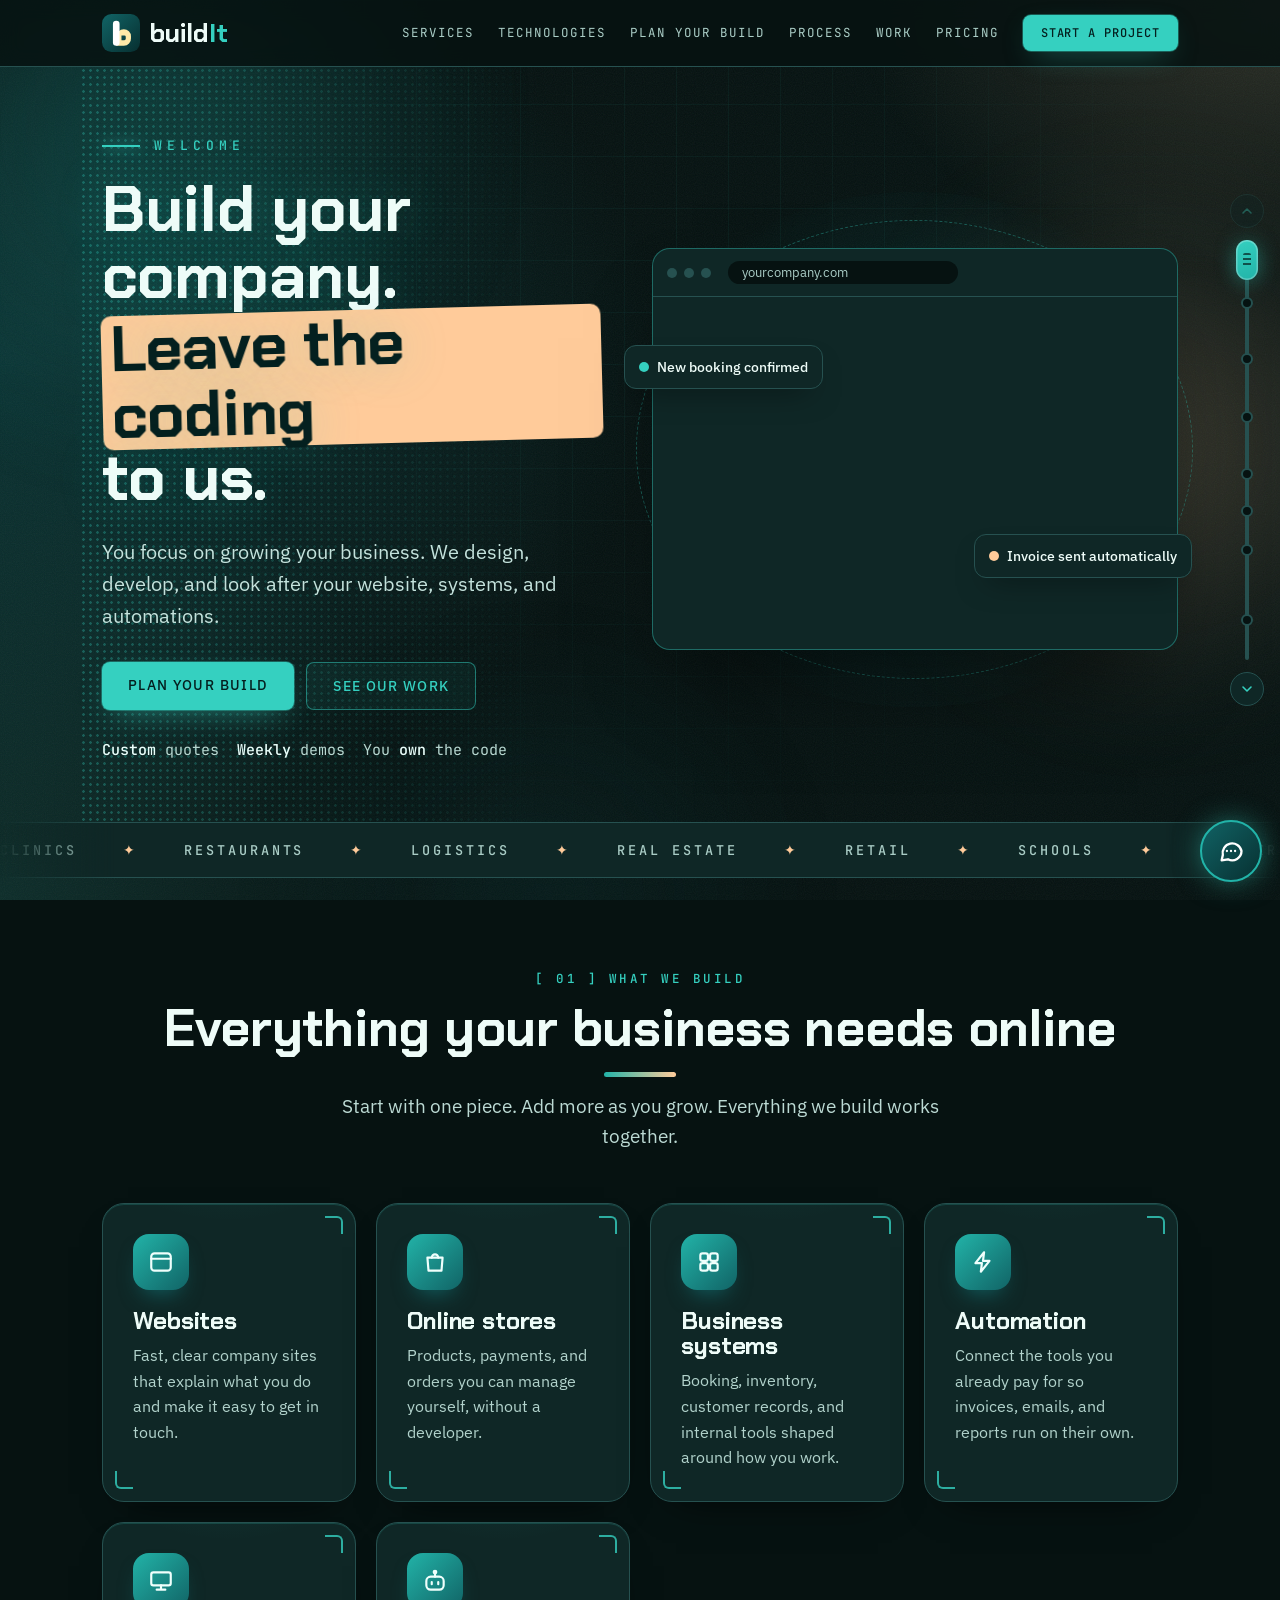
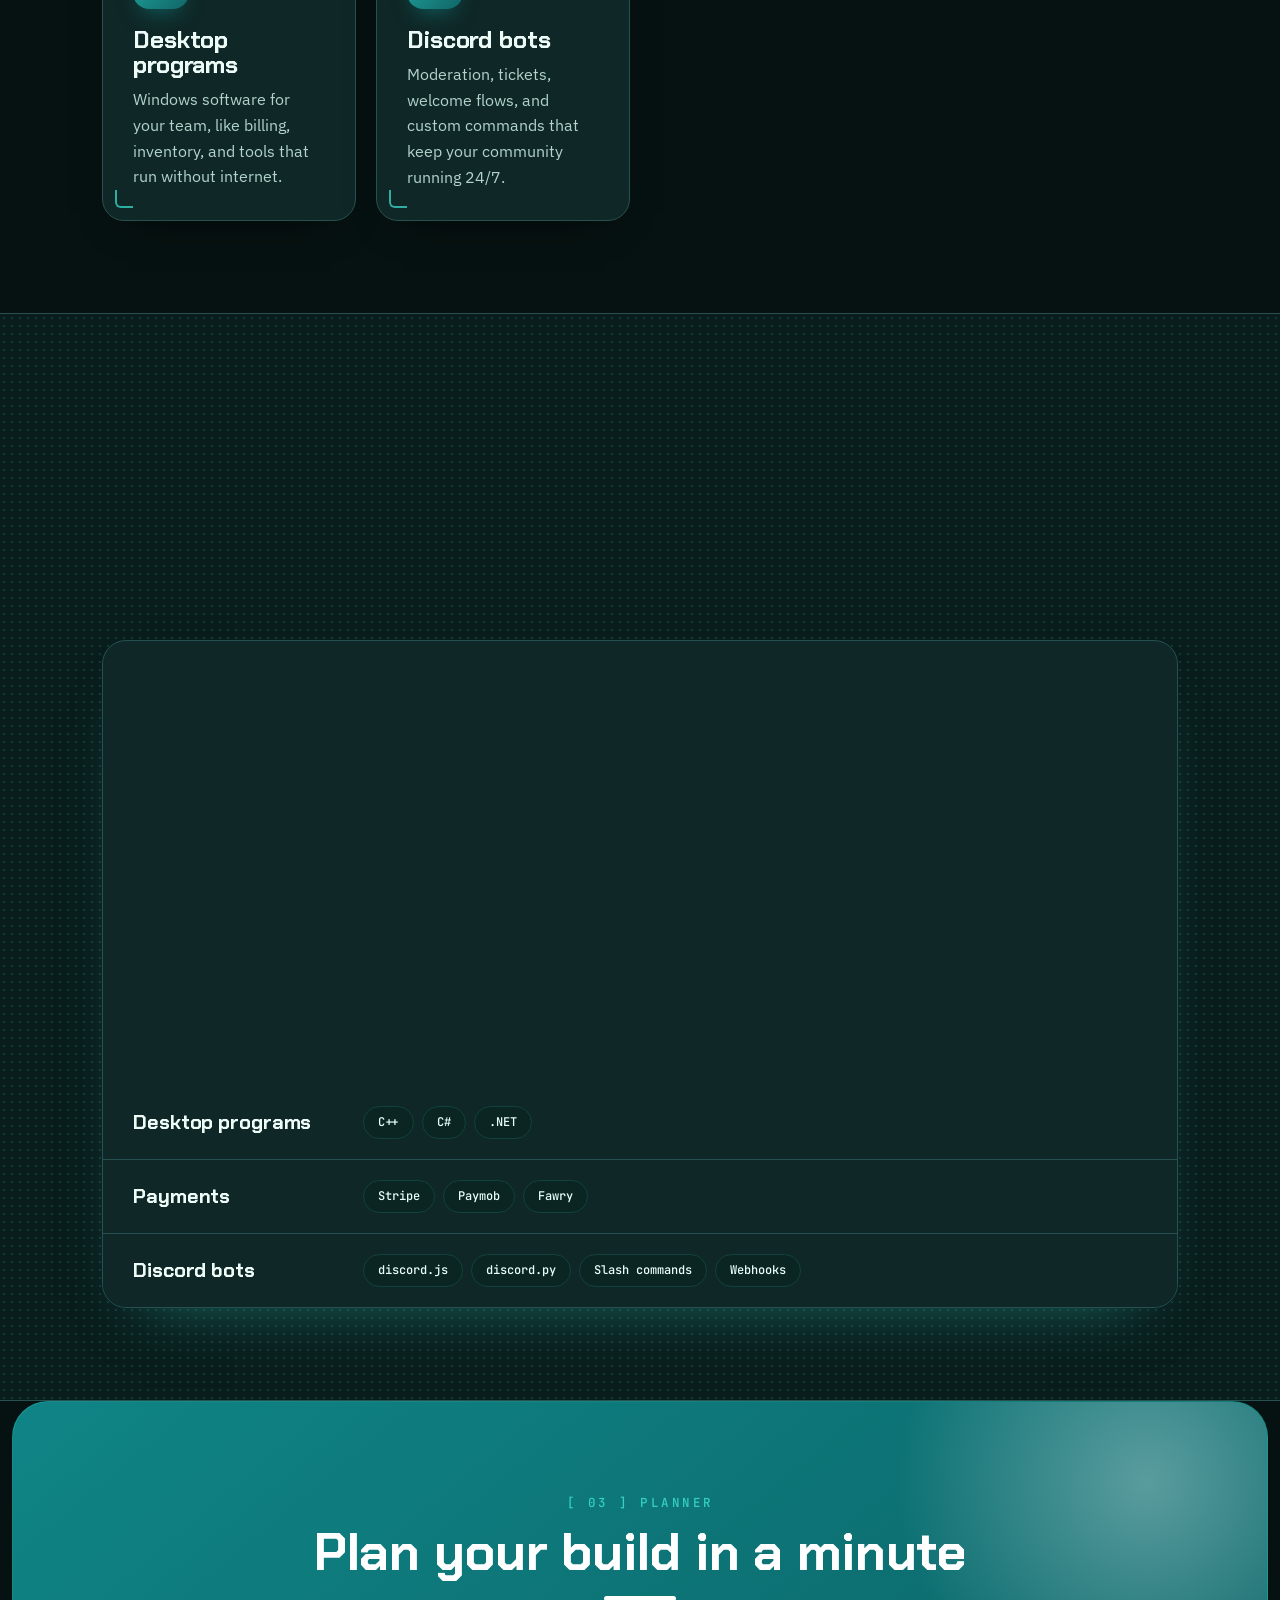
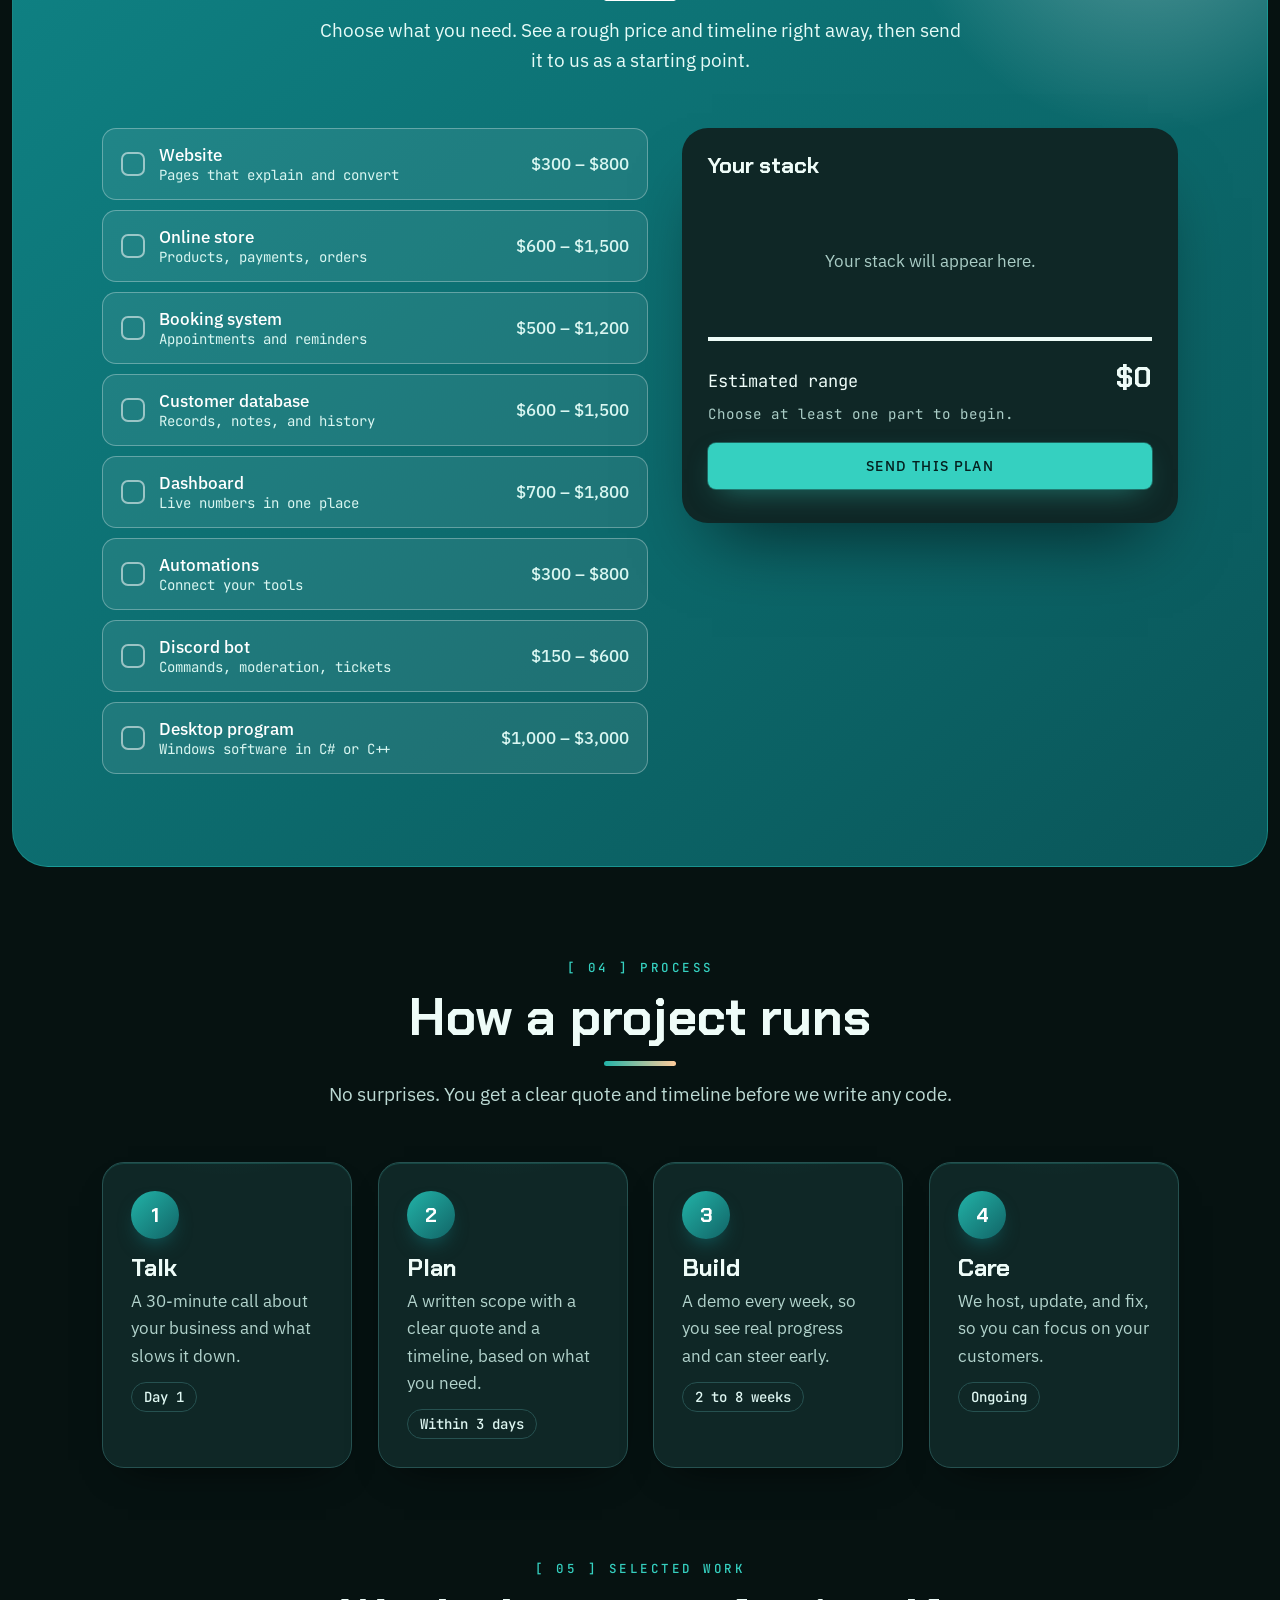
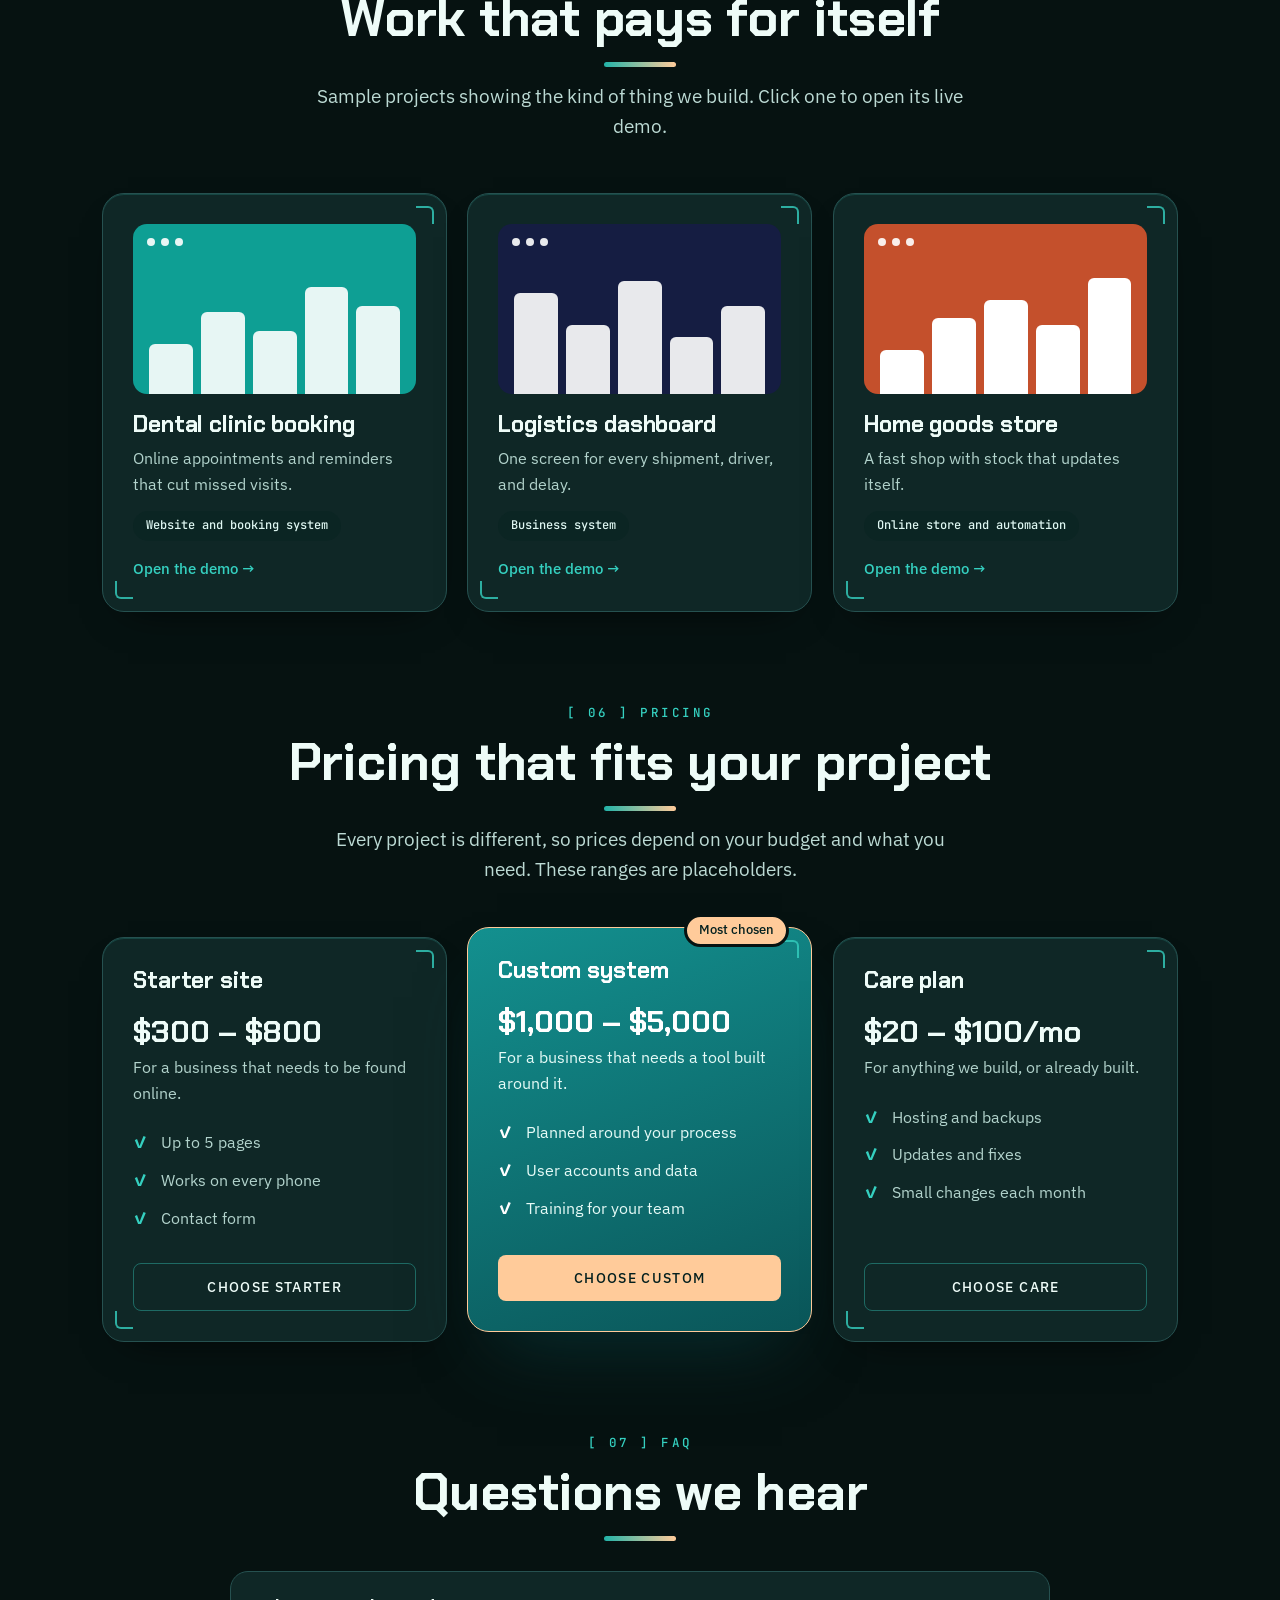
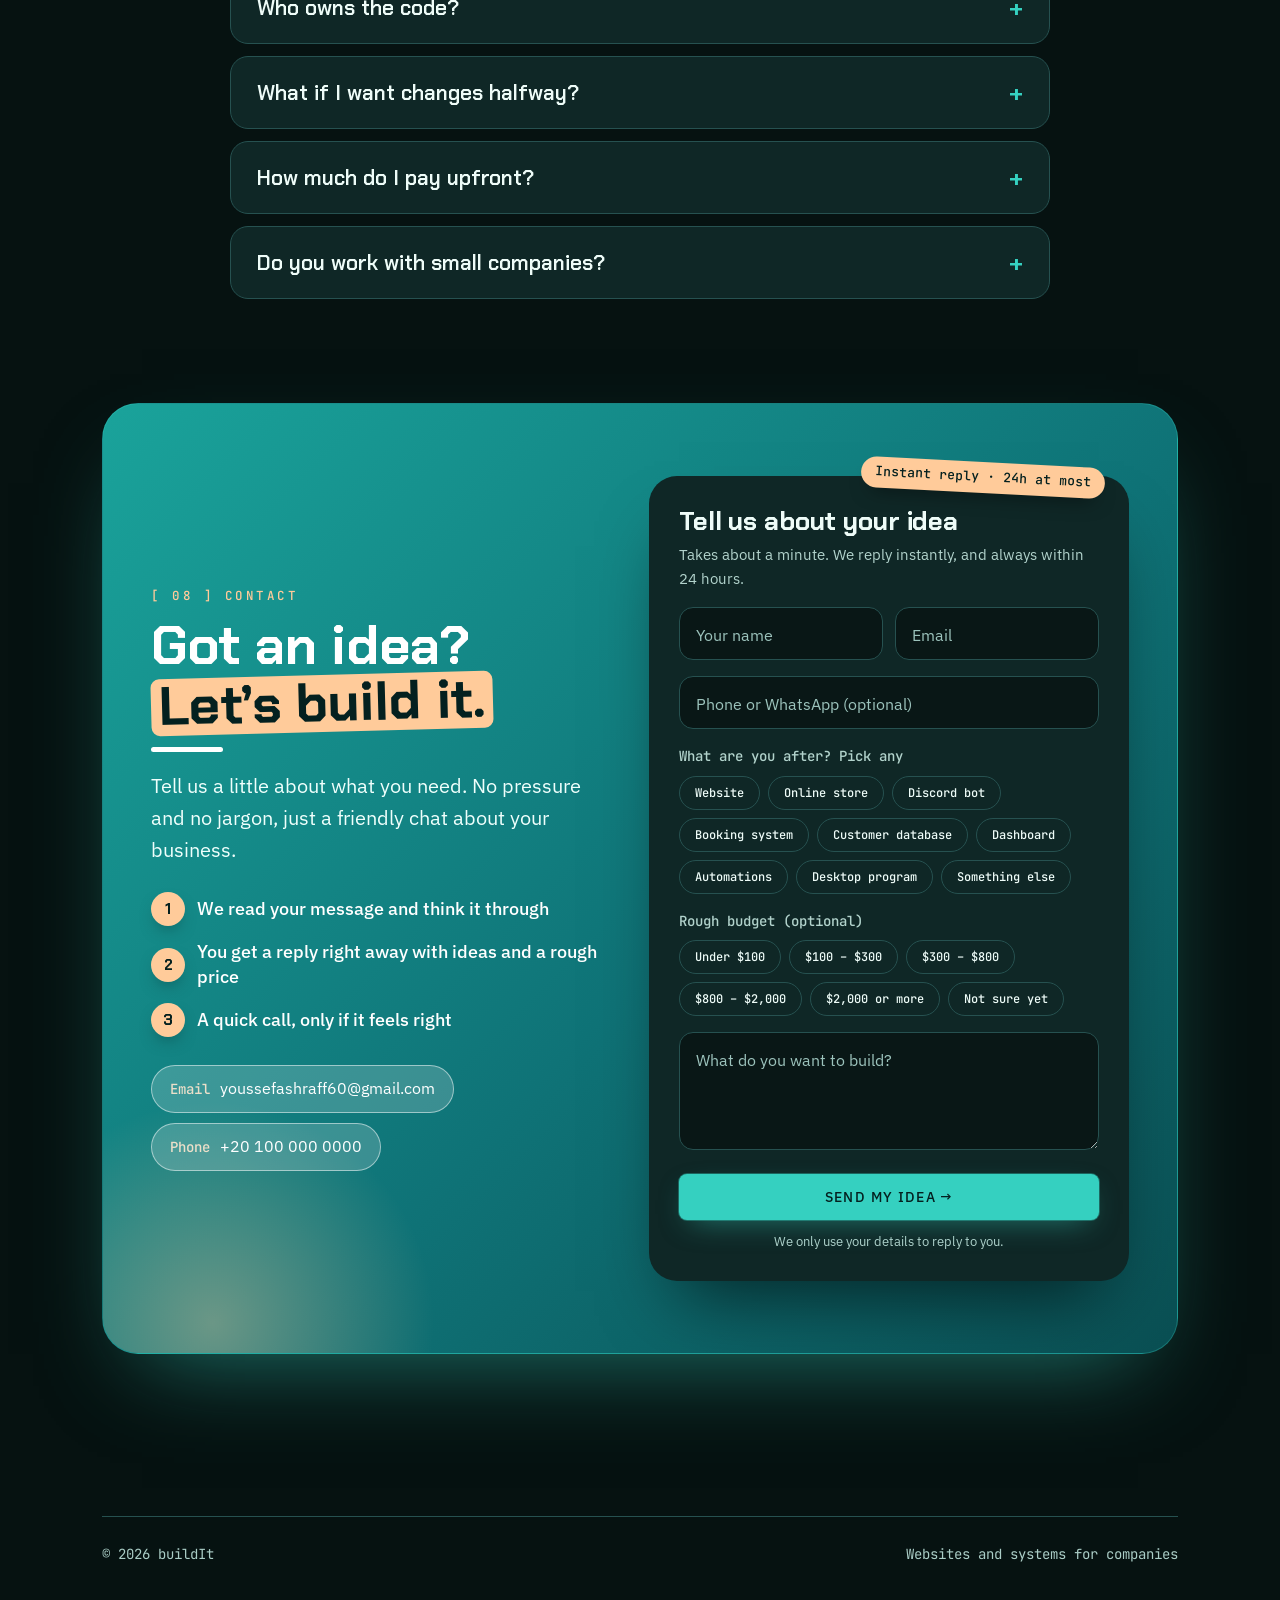
<file: index.html>
<!DOCTYPE html>
<html lang="en">
<head>
<meta charset="utf-8">
<meta name="viewport" content="width=device-width, initial-scale=1, viewport-fit=cover">
<title>buildIt – websites and systems for your company</title>
<meta name="description" content="buildIt builds websites, online stores, booking systems, dashboards, Discord bots, and desktop programs for companies. Leave the coding to us.">
<meta name="theme-color" content="#061211">
<meta property="og:title" content="buildIt – build your company, leave the coding to us">
<meta property="og:description" content="Websites, systems, and automations for growing companies. Get a custom quote.">
<meta property="og:type" content="website">
<link rel="icon" href="data:image/svg+xml,%3Csvg xmlns='http://www.w3.org/2000/svg' viewBox='0 0 40 40'%3E%3Crect width='40' height='40' rx='10' fill='%2335d0c0'/%3E%3Crect x='11.5' y='7' width='7' height='26.500' rx='3.500' fill='white'/%3E%3C/svg%3E">
<link rel="preconnect" href="https://fonts.googleapis.com">
<link href="https://fonts.googleapis.com/css2?family=Chakra+Petch:wght@500;600;700&family=IBM+Plex+Sans:wght@400;500&family=JetBrains+Mono:wght@400;500&display=swap" rel="stylesheet">
<style>
/* =====================================================================
   buildIt website styles

   1. COLORS AND FONTS   <- change the look of the whole site here
   2. Page basics
   3. Top menu
   4. Buttons
   5. Hero (top of the page)
   6. Industries strip
   7. Sections, headings, cards
   8. Technologies
   9. Price calculator
  10. Process steps
  11. Work
  12. Pricing
  13. Questions
  14. Contact form
  15. Footer
  16. Phones and small screens
   ===================================================================== */


/* ---------- 1. COLORS AND FONTS ---------- */
:root {
  --bg: #061211;        /* page background: deep teal-black */
  --surface: #0f2726;    /* cards */
  --ink: #eefcf8;        /* main text: mint white */
  --muted: #aacdc6;      /* soft text */
  --line: #265150;       /* thin borders */
  --blue: #35d0c0;       /* main brand color: glowing teal */
  --onblue: #04201f;     /* text on top of teal */
  --sun: #ffcb9a;        /* peach accent */
  --dark: #0d5a5c;       /* the big calculator panel */
  --ondark: #fff;
  --darksurf: rgba(255, 255, 255, .08);

  --brand-1: #22b3a8;       /* icon and number circles: teal... */
  --brand-2: #116466;       /* ...to deep teal */
  --brand-deep-1: #116466;  /* big panels and the logo: deep teal... */
  --brand-deep-2: #072f30;  /* ...to near black */

  --font-heading: "Chakra Petch", "IBM Plex Sans", system-ui, sans-serif;
  --font-body: "IBM Plex Sans", system-ui, sans-serif;
  --font-mono: "JetBrains Mono", ui-monospace, Menlo, Consolas, monospace;

  color-scheme: dark;
  box-sizing: border-box;
  padding-top: env(safe-area-inset-top, 0px);
  padding-bottom: env(safe-area-inset-bottom, 0px);
  
}


/* ---------- 2. Page basics ---------- */
* { box-sizing: border-box; }
html { scroll-padding-top: env(safe-area-inset-top, 0px); scroll-behavior: smooth; }
body {
  margin: 0; color: var(--ink); overflow-x: hidden;
  font: 400 17px/1.6 var(--font-body);
  background:
    radial-gradient(45% 80vh at 0% 100%, rgba(53, 208, 192, .14), transparent 72%) fixed no-repeat,
    radial-gradient(70% 640px at 0% 360px, rgba(17, 100, 102, .40), transparent 74%) no-repeat,
    var(--bg);
}
body::before { content: ""; position: fixed; inset: 0 0 auto; height: env(safe-area-inset-top, 0px); z-index: 21; background: var(--bg); }
body::after { content: ""; position: absolute; inset: 0 0 auto; height: 900px; z-index: -1; pointer-events: none;
  background: radial-gradient(45% 380px at 100% 0%, rgba(255, 203, 154, .16), transparent 75%); }
h1, h2, h3 { font-family: var(--font-heading); line-height: 1.05; margin: 0; letter-spacing: -.025em; }
a { color: inherit; }
.wrap { max-width: 1120px; margin: 0 auto; padding: 0 22px; }
a:focus-visible, button:focus-visible, summary:focus-visible, input:focus-visible, textarea:focus-visible, select:focus-visible {
  outline: 3px solid var(--sun); outline-offset: 2px;
}


/* ---------- 3. Top menu ---------- */
.nav { position: sticky; top: env(safe-area-inset-top, 0px); z-index: 20; background: color-mix(in srgb, var(--bg) 85%, transparent); backdrop-filter: blur(10px); border-bottom: 1px solid var(--line); }
.nav .wrap { display: flex; justify-content: space-between; align-items: center; height: 66px; }
.logo { font: 800 26px var(--font-heading); text-decoration: none; display: inline-flex; align-items: center; gap: 9px; }
.logo svg { width: 38px; height: 38px; }
.logo b { color: var(--blue); }
.nav nav { display: flex; gap: 24px; align-items: center; font-size: 15px; }
.nav nav a { text-decoration: none; color: var(--muted); }
.nav nav a:hover { color: var(--ink); }
.nav nav a.btn { color: var(--onblue); }


/* ---------- 4. Buttons ---------- */
.btn { display: inline-block; background: var(--blue); color: var(--onblue); padding: 14px 24px; border-radius: 12px; font: 500 16px var(--font-body); text-decoration: none; border: 0; cursor: pointer; transition: transform .15s, box-shadow .15s; }
.btn:hover { transform: translateY(-2px); box-shadow: 0 8px 20px -8px var(--blue); }
.btn.ghost { background: transparent; color: var(--ink); border: 1.5px solid var(--line); box-shadow: none; }
.btn.sun { background: #fff; color: #04201f; }


/* ---------- 5. Hero (top of the page) ---------- */
.hero { display: grid; grid-template-columns: 1fr 1.05fr; gap: 50px; align-items: center; padding: 70px 0 60px; position: relative; }
.hero::before { content: ""; position: absolute; inset: 0 -22px; z-index: -1; pointer-events: none;
  background: radial-gradient(rgba(53, 208, 192, .32) 1px, transparent 1.6px) 0 0 / 7px 7px;
  -webkit-mask: linear-gradient(90deg, #000, transparent 42%); mask: linear-gradient(90deg, #000, transparent 42%); }
.hero h1 { font-size: clamp(40px, 5.4vw, 72px); font-weight: 800; }
.hero h1 span { display: inline-block; background: var(--sun); color: #04201f; padding: 0 .14em; border-radius: .16em; transform: rotate(-1.5deg); }
.hero p { color: var(--muted); font-size: 20px; max-width: 28em; margin: 24px 0 30px; }
.cta { display: flex; gap: 12px; flex-wrap: wrap; }
.proof { margin-top: 28px; font-size: 15px; color: var(--muted); display: flex; gap: 18px; flex-wrap: wrap; }
.proof i { font-style: normal; color: var(--blue); font-weight: 500; }

/* the animated browser window */
.stage { position: relative; }
.win { background: var(--surface); border: 1.5px solid var(--line); border-radius: 18px; box-shadow: 0 40px 80px -40px rgba(0, 0, 0, .5); overflow: hidden; }
.bar { display: flex; align-items: center; gap: 7px; padding: 12px 14px; border-bottom: 1px solid var(--line); }
.bar i { width: 10px; height: 10px; border-radius: 50%; background: var(--line); }
.bar em { margin-left: 10px; font: normal 13px var(--font-body); color: var(--muted); background: var(--bg); padding: 3px 14px; border-radius: 99px; flex: 1; max-width: 230px; }
.screen { padding: 16px; display: grid; gap: 12px; }
.b { animation: build 9s cubic-bezier(.2, .8, .2, 1) infinite both; animation-delay: var(--d); }
@keyframes build { 0% { opacity: 0; transform: translateY(16px) scale(.97); } 7%, 86% { opacity: 1; transform: none; } 95%, 100% { opacity: 0; transform: translateY(-6px); } }
.m-nav { display: flex; justify-content: space-between; align-items: center; }
.m-nav span { height: 10px; width: 70px; background: var(--ink); border-radius: 5px; }
.m-nav div { display: flex; gap: 8px; }
.m-nav div i { height: 8px; width: 34px; background: var(--line); border-radius: 4px; }
.m-hero { background: var(--dark); border-radius: 12px; padding: 22px 18px; }
.m-hero s { display: block; height: 14px; background: var(--ondark); border-radius: 7px; width: 70%; margin-bottom: 9px; text-decoration: none; }
.m-hero s + s { width: 48%; background: var(--sun); }
.m-hero u { display: inline-block; margin-top: 8px; height: 24px; width: 90px; background: #fff; border-radius: 8px; }
.m-stats { display: grid; grid-template-columns: repeat(3, 1fr); gap: 10px; }
.m-stats div { border: 1.5px solid var(--line); border-radius: 10px; padding: 10px; }
.m-stats small { display: block; height: 6px; width: 50%; background: var(--line); border-radius: 3px; margin-bottom: 8px; }
.m-stats strong { font: 800 20px var(--font-heading); }
.m-chart { display: flex; align-items: flex-end; gap: 8px; height: 80px; border: 1.5px solid var(--line); border-radius: 10px; padding: 10px; }
.m-chart i { flex: 1; background: var(--blue); border-radius: 4px 4px 0 0; height: var(--h); }
.m-chart i:nth-child(3n) { background: var(--sun); }
.chip { position: absolute; background: var(--surface); border: 1.5px solid var(--line); border-radius: 12px; padding: 10px 14px; font-size: 14px; font-weight: 500; box-shadow: 0 14px 30px -14px rgba(0, 0, 0, .5); display: flex; gap: 8px; align-items: center; animation: float 5s ease-in-out infinite; }
.chip::before { content: ""; width: 10px; height: 10px; border-radius: 50%; background: var(--blue); }
.chip.c2::before { background: var(--sun); }
.c1 { left: -28px; top: 24%; }
.c2 { right: -14px; bottom: 18%; animation-delay: -2.5s; }
@keyframes float { 50% { transform: translateY(-9px); } }


/* ---------- 6. Industries strip ---------- */
.mq { border-block: 1px solid var(--line); overflow: hidden; padding: 18px 0; background: var(--surface); }
.mq div { display: flex; gap: 46px; width: max-content; animation: slide 32s linear infinite; font: 600 22px var(--font-heading); color: var(--muted); }
.mq span::after { content: "✦"; color: var(--sun); margin-left: 46px; }
@keyframes slide { to { transform: translateX(-50%); } }


/* ---------- 7. Sections, headings, cards ---------- */
section { padding: 92px 0; }
section.flush { padding-top: 0; }
h2 { font-size: clamp(34px, 4.6vw, 56px); font-weight: 800; margin-bottom: 14px; }
section h2 { text-align: center; }
.lead { color: var(--muted); max-width: 34em; margin: 0 auto 52px; text-align: center; font-size: 19px; }
.grid { display: grid; grid-template-columns: repeat(auto-fit, minmax(240px, 1fr)); gap: 20px; }
.card { background: var(--surface); border: 1.5px solid var(--line); border-radius: 22px; padding: 30px; transition: transform .2s, border-color .2s, box-shadow .2s; box-shadow: 0 1px 2px rgba(0, 0, 0, .04), 0 18px 40px -26px rgba(53, 208, 192, .45); }
.card:hover { transform: translateY(-6px); border-color: var(--blue); box-shadow: 0 26px 50px -24px rgba(53, 208, 192, .6); }
.card h3 { font-size: 23px; margin-bottom: 10px; }
.card p { margin: 0; color: var(--muted); font-size: 16px; }
#services .card h3 { font-size: 24px; }
.ico { width: 56px; height: 56px; border-radius: 16px; display: grid; place-items: center; margin-bottom: 18px; color: #fff; background: linear-gradient(135deg, var(--brand-1), var(--brand-2)); box-shadow: 0 12px 22px -10px var(--brand-2); }
.ico svg { width: 26px; height: 26px; fill: none; stroke: currentColor; stroke-width: 2; stroke-linecap: round; stroke-linejoin: round; }
.chips { display: flex; flex-wrap: wrap; gap: 8px; margin-top: 16px; }
.chips span { font-size: 14px; font-weight: 500; padding: 6px 14px; border-radius: 99px; background: color-mix(in srgb, var(--blue) 10%, var(--bg)); border: 1.5px solid color-mix(in srgb, var(--blue) 25%, var(--bg)); }


/* ---------- 8. Technologies ---------- */
.tech { background: radial-gradient(rgba(53, 208, 192, .16) 1px, transparent 1.6px) 0 0 / 8px 8px, color-mix(in srgb, var(--blue) 6%, var(--bg)); border-block: 1px solid var(--line); }
.tech .grid { display: block; background: var(--surface); border: 1.5px solid var(--line); border-radius: 24px; overflow: hidden; box-shadow: 0 30px 60px -40px rgba(53, 208, 192, .5); }
.tech .card { display: grid; grid-template-columns: 210px 1fr; align-items: center; gap: 20px; border: 0; border-bottom: 1px solid var(--line); border-radius: 0; padding: 20px 30px; box-shadow: none; transform: none; }
.tech .card:last-child { border-bottom: 0; }
.tech .card:hover { background: color-mix(in srgb, var(--blue) 4%, var(--surface)); }
.tech .card h3 { font-size: 20px; margin: 0; }
.tech .chips { margin: 0; }


/* ---------- 9. Price calculator ---------- */
.dark { position: relative; overflow: hidden; margin: 0 12px; border-radius: 36px; color: var(--ondark); background: linear-gradient(140deg, var(--dark), color-mix(in srgb, var(--dark) 68%, #1b8f8f)); }
.dark::before { content: ""; position: absolute; width: 520px; height: 520px; right: -140px; top: -180px; border-radius: 50%; background: radial-gradient(circle, rgba(255, 255, 255, .32), transparent 68%); pointer-events: none; }
.dark .wrap { position: relative; }
.dark .lead { color: #d1e8e2; }
.conf { display: grid; grid-template-columns: 1.1fr 1fr; gap: 34px; align-items: start; }
.opts { display: grid; gap: 10px; }
.opt { display: flex; align-items: center; gap: 14px; text-align: left; background: var(--darksurf); color: var(--ondark); border: 1.5px solid rgba(255, 255, 255, .3); border-radius: 14px; padding: 15px 18px; cursor: pointer; font: 500 17px var(--font-body); width: 100%; }
.opt small { display: block; color: #d1e8e2; font-weight: 400; font-size: 14px; }
.opt .t { flex: 1; }
.opt .p { font-weight: 500; color: #d1e8e2; }
.opt .k { width: 24px; height: 24px; border-radius: 7px; border: 2px solid rgba(255, 255, 255, .55); display: grid; place-items: center; font-size: 15px; color: transparent; }
.opt[aria-pressed="true"] { border-color: #fff; background: rgba(255, 255, 255, .26); }
.opt[aria-pressed="true"] .k { background: #fff; border-color: #fff; color: #04201f; }
.sum { background: var(--surface); color: var(--ink); border-radius: 26px; padding: 26px; position: sticky; top: 90px; box-shadow: 0 40px 70px -30px rgba(0, 0, 0, .6); }
.sum h3 { font-size: 22px; margin-bottom: 14px; }
.sum small { color: var(--muted); }
.sum .btn { width: 100%; text-align: center; margin-top: 16px; }
.tower { display: flex; flex-direction: column-reverse; gap: 6px; min-height: 150px; border-bottom: 4px solid var(--ink); padding-bottom: 6px; margin-bottom: 18px; }
.blk { padding: 10px 14px; border-radius: 8px; font-weight: 500; font-size: 15px; background: var(--sun); color: #04201f; animation: drop .35s ease-out; }
.blk:nth-child(2n) { background: var(--blue); color: var(--onblue); }
@keyframes drop { from { transform: translateY(-20px); opacity: 0; } }
.none { color: var(--muted); margin: auto; text-align: center; }
.tot { display: flex; flex-wrap: wrap; gap: 4px; justify-content: space-between; align-items: baseline; margin-bottom: 4px; }
.tot strong { font: 800 28px var(--font-heading); }


/* ---------- 10. Process steps ---------- */
.steps { display: grid; grid-template-columns: repeat(auto-fit, minmax(220px, 1fr)); gap: 26px; position: relative; counter-reset: s; }
.step { counter-increment: s; background: var(--surface); border: 1.5px solid var(--line); border-radius: 22px; padding: 28px; box-shadow: 0 18px 40px -30px rgba(53, 208, 192, .5); }
.step::before { content: counter(s); display: grid; place-items: center; width: 48px; height: 48px; border-radius: 50%; margin-bottom: 16px; color: #fff; font: 800 20px var(--font-heading); background: linear-gradient(135deg, var(--brand-1), var(--brand-2)); box-shadow: 0 10px 20px -8px var(--brand-2); }
.step h3 { font-size: 24px; margin-bottom: 8px; }
.step p { margin: 0; color: var(--muted); }
.step .d { display: inline-block; margin-top: 12px; font-size: 14px; font-weight: 500; background: var(--surface); border: 1.5px solid var(--line); padding: 3px 12px; border-radius: 99px; }


/* ---------- 11. Work ---------- */
.shot { position: relative; height: 170px; margin-bottom: 18px; padding: 44px 16px 0; border-radius: 14px; display: flex; gap: 8px; align-items: flex-end; overflow: hidden; }
.shot::before { content: ""; position: absolute; left: 14px; top: 14px; width: 8px; height: 8px; border-radius: 50%; background: rgba(255, 255, 255, .9); box-shadow: 14px 0 0 rgba(255, 255, 255, .9), 28px 0 0 rgba(255, 255, 255, .9); }
.s1 { background: #0e9f94; }
.s2 { background: #151d42; }
.s2 i { background: #ff7a1a; }
.s3 { background: #c4502c; }
.shot i { flex: 1; background: rgba(255, 255, 255, .9); border-radius: 6px 6px 0 0; height: var(--h); }
.s3 i { background: #fff; }
a.work-link { display: block; text-decoration: none; color: inherit; }
.view { display: block; margin-top: 16px; font-size: 15px; font-weight: 500; color: var(--blue); transition: transform .2s; }
a.work-link:hover .view { transform: translateX(6px); }
.tag { display: inline-block; margin-top: 14px; font-size: 13px; font-weight: 500; color: var(--blue); background: color-mix(in srgb, var(--blue) 10%, var(--bg)); padding: 5px 13px; border-radius: 99px; }


/* ---------- 12. Pricing ---------- */
.plan { display: flex; flex-direction: column; }
.plan ul { flex: 1; padding: 0; margin: 18px 0 0; list-style: none; color: var(--muted); font-size: 16px; }
.plan li { padding: 6px 0 6px 28px; position: relative; }
.plan li::before { content: "✓"; position: absolute; left: 0; color: var(--blue); font-weight: 800; }
.plan .big { font: 800 30px var(--font-heading); margin: 10px 0 4px; }
.dep { display: block; font-size: 14px; color: var(--muted); margin-bottom: 14px; }
.plan .btn { margin-top: 26px; text-align: center; background: transparent; color: var(--ink); border: 1.5px solid var(--line); box-shadow: none; }
.plan .btn:hover { border-color: var(--blue); color: var(--blue); }
/* the highlighted "Most chosen" card */
.plan.hl { position: relative; color: #fff; border: 0; transform: translateY(-10px); background: linear-gradient(160deg, var(--brand-deep-1), var(--brand-deep-2)); box-shadow: 0 40px 70px -30px var(--brand-deep-2); }
.plan.hl::after { content: attr(data-badge); position: absolute; top: -14px; right: 22px; background: var(--blue); color: var(--onblue); font-size: 13px; font-weight: 500; padding: 3px 12px; border-radius: 99px; border: 3px solid var(--bg); }
.plan.hl p, .plan.hl ul, .plan.hl .dep { color: #d1e8e2; }
.plan.hl li::before { color: #fff; }
.plan.hl .btn { background: #fff; color: #04201f; border: 0; }


/* ---------- 13. Questions ---------- */
.faq { max-width: 820px; margin: 30px auto 0; }
details { background: var(--surface); border: 1.5px solid var(--line); border-radius: 18px; padding: 22px 26px; margin-bottom: 12px; }
details[open] { border-color: var(--blue); box-shadow: 0 20px 40px -30px rgba(53, 208, 192, .6); }
summary { cursor: pointer; font: 600 21px var(--font-heading); list-style: none; display: flex; justify-content: space-between; gap: 20px; }
summary::after { content: "+"; font-size: 26px; line-height: 1; color: var(--blue); transition: transform .2s; }
details[open] summary::after { transform: rotate(45deg); }
details p { margin: 12px 0 0; color: var(--muted); }


/* ---------- 14. Contact form ---------- */
.final { position: relative; overflow: hidden; display: grid; grid-template-columns: 1fr 1fr; gap: 40px; align-items: center; margin: 0 0 70px; padding: 72px 48px; border-radius: 36px; color: var(--onblue); background: linear-gradient(140deg, var(--brand-deep-1), var(--brand-deep-2)); }
.final::before { content: ""; position: absolute; width: 460px; height: 460px; left: -120px; bottom: -200px; border-radius: 50%; background: radial-gradient(circle, rgba(255, 255, 255, .3), transparent 68%); }
.final > * { position: relative; }
.final { grid-template-columns: 1fr 1.05fr; }
.final h2 { font-size: clamp(34px, 4.4vw, 54px); text-align: left; }
.final h2 span { display: inline-block; background: #fff; color: #04201f; padding: 0 .14em; border-radius: .16em; transform: rotate(-1.5deg); }
.final p { opacity: .92; margin: 18px 0 0; font-size: 19px; }
.next { list-style: none; counter-reset: n; padding: 0; margin: 26px 0 0; display: grid; gap: 12px; }
.next li { counter-increment: n; display: flex; align-items: center; gap: 12px; font-size: 16px; }
.next li::before { content: counter(n); flex: none; width: 30px; height: 30px; border-radius: 50%; display: grid; place-items: center; font: 800 14px var(--font-heading); background: rgba(255, 255, 255, .18); border: 1.5px solid rgba(255, 255, 255, .45); }
.cinfo { display: flex; flex-wrap: wrap; gap: 10px; margin-top: 28px; }
.cinfo a { color: #fff; text-decoration: none; font-size: 16px; display: inline-flex; gap: 10px; align-items: baseline; padding: 10px 18px; border-radius: 99px; background: rgba(255, 255, 255, .14); border: 1.5px solid rgba(255, 255, 255, .32); transition: background .2s; }
.cinfo a:hover { background: rgba(255, 255, 255, .26); }
.cinfo b { font-weight: 500; opacity: .75; font-size: 14px; }

/* the form card */
.fm { position: relative; display: grid; gap: 16px; padding: 32px 30px 28px; border-radius: 28px; background: var(--surface); color: var(--ink); box-shadow: 0 40px 70px -30px rgba(0, 0, 0, .65); }
.fm h3 { font-size: 26px; }
.fm .sub { margin: -8px 0 0; color: var(--muted); font-size: 15px; }
.stamp { position: absolute; top: -14px; right: 24px; transform: rotate(3deg); background: var(--sun); color: #04201f; font-size: 13px; font-weight: 500; padding: 5px 14px; border-radius: 99px; box-shadow: 0 10px 20px -10px rgba(0, 0, 0, .6); }
.fm .row { display: grid; grid-template-columns: 1fr 1fr; gap: 12px; }
.fld { position: relative; }
.fld input, .fld textarea { width: 100%; padding: 23px 16px 8px; font: 400 16px var(--font-body); color: var(--ink); border-radius: 14px; border: 1.5px solid var(--line); background: color-mix(in srgb, var(--blue) 5%, var(--bg)); transition: border-color .2s, box-shadow .2s, background .2s; }
.fld textarea { min-height: 118px; resize: vertical; }
.fld input:hover, .fld textarea:hover { border-color: color-mix(in srgb, var(--blue) 45%, var(--line)); }
.fld input:focus, .fld textarea:focus { outline: 0; border-color: var(--blue); background: var(--surface); box-shadow: 0 0 0 4px color-mix(in srgb, var(--blue) 18%, transparent); }
.fld input:-webkit-autofill { -webkit-text-fill-color: var(--ink); box-shadow: 0 0 0 40px color-mix(in srgb, var(--blue) 8%, var(--surface)) inset; }
.fld label { position: absolute; left: 17px; top: 16px; color: var(--muted); font-size: 16px; pointer-events: none; transition: top .18s, font-size .18s, color .18s; }
.fld input:focus + label, .fld textarea:focus + label { color: var(--blue); }
.fld input:focus + label, .fld input:not(:placeholder-shown) + label, .fld textarea:focus + label, .fld textarea:not(:placeholder-shown) + label { top: 7px; font-size: 12px; }
.fl { display: block; margin-bottom: 8px; font-size: 14px; font-weight: 500; color: var(--muted); }
.pills { display: flex; flex-wrap: wrap; gap: 8px; }
.pill { font: 500 14px var(--font-body); color: var(--ink); cursor: pointer; padding: 8px 15px; border-radius: 99px; border: 1.5px solid var(--line); background: var(--surface); transition: transform .15s, background .2s, border-color .2s, color .2s; }
.pill:hover { transform: translateY(-2px); border-color: var(--blue); }
.pill[aria-pressed="true"] { background: var(--blue); border-color: var(--blue); color: var(--onblue); }
.send { width: 100%; padding: 16px 24px; font-size: 17px; text-align: center; }
.send:disabled { opacity: .7; cursor: wait; }
.fine { text-align: center; color: var(--muted); font-size: 13px; margin-top: -4px; }
.hp { position: absolute !important; left: -9999px; width: 1px; height: 1px; opacity: 0; }   /* hidden spam trap, keep it */
.fs { font-size: 15px; font-weight: 500; }
.fs:empty { display: none; }
.fs:not(:empty) { padding: 12px 16px; border-radius: 12px; background: color-mix(in srgb, var(--blue) 11%, var(--surface)); color: var(--ink); }
.fs.err { background: color-mix(in srgb, #e5484d 13%, var(--surface)); color: color-mix(in srgb, #e5484d 72%, var(--ink)); }


/* ---------- 15. Footer ---------- */
footer { padding: 26px 0 44px; border-top: 1px solid var(--line); color: var(--muted); font-size: 14px; display: flex; justify-content: space-between; flex-wrap: wrap; gap: 10px; }


/* ---------- 16. Phones and small screens ---------- */
@media (max-width: 880px) {
  .hero, .conf, .final { grid-template-columns: 1fr; }
  .hero { padding-top: 36px; }
  .nav nav a:not(.btn) { display: none; }
  .sum { position: static; }
  .c1 { left: -6px; }
  .c2 { right: -6px; }
  section { padding: 64px 0; }
  section.flush { padding-top: 0; }
  .tech .card { grid-template-columns: 1fr; gap: 10px; }
  .plan.hl { transform: none; }
  .final { padding: 44px 20px; }
  .fm { padding: 28px 20px 24px; }
}
/* Visitors who prefer less movement get no animations */
@media (max-width: 520px) { .fm .row { grid-template-columns: 1fr; } }
@media (prefers-reduced-motion: reduce) {
  * { animation: none !important; transition: none !important; }
  html { scroll-behavior: auto; }
}

</style>
<style>
/* ===== buildIt EXTRA EFFECTS (delete this whole block to remove them) ===== */
::selection { background: var(--blue); color: var(--onblue); }
@media (prefers-reduced-motion: no-preference) {
  /* scroll progress bar */
  #fx-bar { position: fixed; top: 0; left: 0; width: 100%; height: 3px; z-index: 60; transform-origin: 0 50%; transform: scaleX(var(--p, 0)); background: linear-gradient(90deg, var(--brand-1), var(--blue), var(--sun)); pointer-events: none; }

  /* moving aurora background + cursor glow */
  .aurora { position: fixed; inset: 0; z-index: -2; overflow: hidden; pointer-events: none; }
  .aurora i { position: absolute; border-radius: 50%; filter: blur(70px); opacity: .5; will-change: transform; translate: 0 calc(var(--scroll, 0) * var(--k) * 1px); }
  .aurora i:nth-child(1) { width: 52vw; height: 52vw; left: -14vw; top: -16vw; --k: -.06; background: radial-gradient(circle, color-mix(in srgb, var(--brand-1) 75%, transparent), transparent 68%); animation: drift1 19s ease-in-out infinite alternate; }
  .aurora i:nth-child(2) { width: 44vw; height: 44vw; right: -12vw; top: 18vh; --k: -.12; background: radial-gradient(circle, color-mix(in srgb, var(--sun) 80%, transparent), transparent 68%); animation: drift2 23s ease-in-out infinite alternate; }
  .aurora i:nth-child(3) { width: 40vw; height: 40vw; left: 22vw; bottom: -20vw; --k: -.04; background: radial-gradient(circle, color-mix(in srgb, var(--brand-2) 55%, transparent), transparent 68%); animation: drift3 27s ease-in-out infinite alternate; }
  @keyframes drift1 { to { transform: translate(14vw, 12vw) scale(1.18); } }
  @keyframes drift2 { to { transform: translate(-16vw, 10vw) scale(.88); } }
  @keyframes drift3 { to { transform: translate(-10vw, -12vw) scale(1.2); } }
  .cursor-glow { position: fixed; left: 0; top: 0; width: 560px; height: 560px; margin: -280px 0 0 -280px; border-radius: 50%; z-index: -1; pointer-events: none; background: radial-gradient(circle, color-mix(in srgb, var(--blue) 17%, transparent), transparent 64%); transition: transform .28s ease-out; opacity: 0; }
  .cursor-glow.on { opacity: 1; }

  /* nav */
  .nav .wrap { transition: height .3s ease; }
  .nav { transition: box-shadow .3s ease, background .3s ease; }
  .nav.scrolled { box-shadow: 0 14px 34px -22px rgba(0, 0, 0, .55); }
  .nav.scrolled .wrap { height: 54px; }
  .nav nav a:not(.btn) { position: relative; padding: 4px 0; transition: color .2s; }
  .nav nav a:not(.btn)::after { content: ""; position: absolute; left: 0; right: 0; bottom: -2px; height: 2px; border-radius: 2px; background: linear-gradient(90deg, var(--brand-1), var(--blue)); transform: scaleX(0); transform-origin: left; transition: transform .35s cubic-bezier(.2, .7, .2, 1); }
  .nav nav a:not(.btn):hover::after, .nav nav a.act::after { transform: scaleX(1); }
  .nav nav a.act { color: var(--ink); }

  /* hero entrance */
  .w { display: inline-block; font-style: normal; animation: wordIn .85s cubic-bezier(.2, .7, .2, 1) calc(var(--i, 0) * .075s + .1s) both; }
  .hero h1 span { animation: wordIn .85s cubic-bezier(.2, .7, .2, 1) calc(var(--i, 3) * .075s + .1s) both, shimmer 3.8s ease-in-out 1.8s infinite;
    background: linear-gradient(105deg, transparent 35%, rgba(255, 255, 255, .7) 50%, transparent 65%) 160% 0 / 250% 100% no-repeat, var(--sun); }
  @keyframes wordIn { from { opacity: 0; translate: 0 .55em; filter: blur(10px); } to { opacity: 1; translate: 0 0; filter: blur(0); } }
  @keyframes shimmer { 0% { background-position: 160% 0, 0 0; } 55%, 100% { background-position: -60% 0, 0 0; } }
  .hero > div:first-child > :not(h1) { animation: reveal .9s cubic-bezier(.2, .7, .2, 1) both; }
  .hero > div:first-child > p { animation-delay: .65s; }
  .hero > div:first-child > .cta { animation-delay: .8s; }
  .hero > div:first-child > .proof { animation-delay: .95s; }
  .hero .stage { animation: reveal 1.2s cubic-bezier(.2, .7, .2, 1) .45s both; transform: perspective(1100px) rotateY(var(--sy, 0deg)) rotateX(var(--sx, 0deg)); transition: transform .25s ease-out; }
  .hero .chip { translate: var(--tx, 0px) var(--ty2, 0px); }
  .hero .win { box-shadow: 0 50px 90px -40px rgba(0, 0, 0, .65); }

  /* scroll reveal (added by script) */
  .rv { opacity: 0; }
  .rv.in { animation: reveal .9s cubic-bezier(.2, .7, .2, 1) var(--rd, 0s) both; }
  @keyframes reveal { from { opacity: 0; translate: 0 42px; scale: .97; } to { opacity: 1; translate: 0 0; scale: 1; } }
  section h2::after { content: ""; display: block; width: 72px; height: 5px; border-radius: 9px; margin: 16px auto 0; background: linear-gradient(90deg, var(--brand-1), var(--sun)); transform: scaleX(0); transition: transform .9s cubic-bezier(.2, .7, .2, 1) .3s; }
  section h2.in::after { transform: scaleX(1); }
  .final h2::after { margin-left: 0; background: #fff; }
  .dark h2::after { background: #fff; }

  /* 3D tilt + spotlight cards */
  .tilt.card, .tilt.step { transform: perspective(900px) rotateX(var(--rx, 0deg)) rotateY(var(--ry, 0deg)) translateY(var(--ty, 0px)); transition: transform .16s ease-out, border-color .2s, box-shadow .25s; will-change: transform; }
  .tilt.card:hover, .tilt.step:hover { --ty: -8px; }
  .tilt.plan.hl { --ty: -10px; }
  .tilt.plan.hl:hover { --ty: -16px; }
  .spot:not(.hl) { background: radial-gradient(280px circle at var(--mx, 50%) var(--my, -60%), color-mix(in srgb, var(--blue) 17%, transparent), transparent 70%), var(--surface); }
  .card .ico { transition: transform .35s cubic-bezier(.3, 1.6, .5, 1), box-shadow .3s; }
  .card:hover .ico { transform: rotate(-9deg) scale(1.14); }
  .step::before { transition: transform .4s cubic-bezier(.3, 1.6, .5, 1); }
  .step:hover::before { transform: scale(1.15) rotate(8deg); }
  .plan.hl.in { animation: reveal .9s cubic-bezier(.2, .7, .2, 1) var(--rd, 0s) both, pulseGlow 3.4s ease-in-out 1.4s infinite; }
  @keyframes pulseGlow { 50% { box-shadow: 0 40px 90px -24px var(--brand-deep-2), 0 0 0 6px color-mix(in srgb, var(--brand-1) 22%, transparent); } }
  .chips span { transition: transform .2s, background .2s; }
  .chips span:hover { transform: translateY(-3px) scale(1.06); background: color-mix(in srgb, var(--blue) 20%, var(--bg)); }

  /* buttons: shine + magnet */
  .btn { position: relative; overflow: hidden; isolation: isolate; transition: transform .15s, box-shadow .2s, background-color .2s, color .2s, border-color .2s, translate .22s ease-out; }
  .btn::after { content: ""; position: absolute; inset: 0; z-index: -1; background: linear-gradient(110deg, transparent 30%, rgba(255, 255, 255, .5) 50%, transparent 70%); transform: translateX(-130%); }
  .btn:hover::after { transform: translateX(130%); transition: transform .75s ease; }
  .btn:active { transform: translateY(0) scale(.97); }

  /* dark panels and sections */
  .dark::before { animation: drift4 15s ease-in-out infinite alternate; }
  .final::before { animation: drift4 17s ease-in-out infinite alternate-reverse; }
  @keyframes drift4 { to { transform: translate(90px, 50px) scale(1.25); } }
  .opt { transition: translate .2s, background .2s, border-color .2s; }
  .opt:hover { translate: 5px 0; }
  #price { display: inline-block; }
  #price.bump { animation: bump .5s cubic-bezier(.3, 1.6, .5, 1); }
  @keyframes bump { 40% { transform: scale(1.18); } }
  .mq { -webkit-mask-image: linear-gradient(90deg, transparent, #000 9%, #000 91%, transparent); mask-image: linear-gradient(90deg, transparent, #000 9%, #000 91%, transparent); }
  .mq:hover div { animation-play-state: paused; }
  .faq details { transition: transform .25s, box-shadow .25s; }
  .faq details:hover { transform: translateX(6px); }
}
@media (max-width: 760px) { .aurora i { filter: blur(48px); } .cursor-glow { display: none; } }

</style>
<style>
/* ===== buildIt CHATBOT (delete this block, the #cb markup and the chatbot script to remove it) ===== */
.cb { position: fixed; right: 18px; bottom: calc(18px + env(safe-area-inset-bottom, 0px)); z-index: 40; }
.cb-fab { position: relative; width: 62px; height: 62px; border-radius: 50%; border: 0; cursor: pointer; color: #fff; display: grid; place-items: center; background: linear-gradient(135deg, var(--brand-deep-1), var(--brand-deep-2)); box-shadow: 0 18px 36px -12px var(--brand-deep-2); transition: transform .2s; }
.cb-fab:hover { transform: scale(1.08) rotate(-4deg); }
.cb-fab svg { width: 28px; height: 28px; fill: none; stroke: currentColor; stroke-width: 2; stroke-linecap: round; stroke-linejoin: round; }
.cb-fab .x { display: none; }
.cb.open .cb-fab .x { display: block; }
.cb.open .cb-fab .c { display: none; }
.cb:not(.open):not(.seen) .cb-fab::after { content: ""; position: absolute; inset: 0; border-radius: 50%; border: 2px solid var(--brand-1); animation: cbring 2.4s ease-out infinite; }
@keyframes cbring { from { transform: scale(1); opacity: .9; } to { transform: scale(1.65); opacity: 0; } }
.cb-tip { position: absolute; right: 0; bottom: 78px; width: max-content; max-width: 230px; display: none; align-items: flex-start; gap: 8px; padding: 11px 14px; font-size: 14px; line-height: 1.4; color: var(--ink); background: var(--surface); border: 1.5px solid var(--line); border-radius: 18px 18px 4px 18px; box-shadow: 0 18px 36px -18px rgba(0, 0, 0, .55); cursor: pointer; }
.cb-tip.show { display: flex; animation: cbpop .35s cubic-bezier(.3, 1.4, .5, 1); }
.cb.open .cb-tip { display: none; }
.cb-tip button { border: 0; background: none; color: var(--muted); font-size: 18px; line-height: 1; cursor: pointer; padding: 0 0 0 2px; }
.cb-panel { padding: 0; position: absolute; right: 0; bottom: 78px; width: min(390px, calc(100vw - 36px)); height: min(590px, calc(100dvh - 130px)); display: flex; flex-direction: column; overflow: hidden; background: var(--surface); border: 1.5px solid var(--line); border-radius: 26px; box-shadow: 0 40px 80px -30px rgba(0, 0, 0, .6); transform-origin: bottom right; opacity: 0; visibility: hidden; pointer-events: none; transform: translateY(14px) scale(.96); transition: opacity .2s, transform .25s cubic-bezier(.2, .8, .2, 1), visibility .2s; }
.cb.open .cb-panel { opacity: 1; visibility: visible; pointer-events: auto; transform: none; }
.cb-head { display: flex; align-items: center; gap: 12px; padding: 16px 18px; color: #fff; background: linear-gradient(140deg, var(--brand-deep-1), var(--brand-deep-2)); }
.cb-av { flex: none; width: 40px; height: 40px; border-radius: 12px; display: grid; place-items: center; background: rgba(255, 255, 255, .2); }
.cb-av i { display: block; width: 8px; height: 22px; border-radius: 4px; background: #fff; }
.cb-head b { display: block; font: 800 17px var(--font-heading); }
.cb-head small { display: flex; align-items: center; gap: 6px; font-size: 13px; opacity: .92; }
.cb-head small::before { content: ""; width: 8px; height: 8px; border-radius: 50%; background: #6ee7a8; box-shadow: 0 0 0 3px rgba(110, 231, 168, .3); }
.cb-close { margin-left: auto; border: 0; cursor: pointer; width: 34px; height: 34px; border-radius: 50%; color: #fff; background: rgba(255, 255, 255, .16); font-size: 20px; line-height: 1; }
.cb-close:hover { background: rgba(255, 255, 255, .28); }
.cb-head, .cb-form, .cb-note { flex: none; }
.cb-log { flex: 1 1 0; min-height: 0; overflow-y: auto; display: flex; flex-direction: column; gap: 10px; padding: 16px; scroll-behavior: smooth; background: color-mix(in srgb, var(--blue) 4%, var(--bg)); }
.cb-m { max-width: 86%; padding: 10px 14px; font-size: 15px; line-height: 1.5; white-space: pre-wrap; overflow-wrap: anywhere; border-radius: 18px; animation: cbpop .28s cubic-bezier(.3, 1.4, .5, 1); }
.cb-m.bot { align-self: flex-start; background: var(--surface); border: 1.5px solid var(--line); border-bottom-left-radius: 6px; }
.cb-m.me { align-self: flex-end; background: var(--blue); color: var(--onblue); border-bottom-right-radius: 6px; }
@keyframes cbpop { from { opacity: 0; transform: translateY(8px) scale(.96); } }
.cb-chips, .cb-acts { display: flex; flex-wrap: wrap; gap: 8px; }
.cb-chip, .cb-act { font: 500 14px var(--font-body); color: var(--blue); cursor: pointer; text-decoration: none; padding: 7px 14px; border-radius: 99px; background: var(--surface); border: 1.5px solid color-mix(in srgb, var(--blue) 45%, var(--line)); transition: transform .15s, background .2s; }
.cb-chip:hover, .cb-act:hover { transform: translateY(-2px); background: color-mix(in srgb, var(--blue) 10%, var(--surface)); }
.cb-act.primary { background: var(--blue); color: var(--onblue); border-color: var(--blue); }
.cb-typing { align-self: flex-start; display: flex; gap: 5px; padding: 13px 16px; background: var(--surface); border: 1.5px solid var(--line); border-radius: 18px; border-bottom-left-radius: 6px; }
.cb-typing i { width: 7px; height: 7px; border-radius: 50%; background: var(--muted); animation: cbdot 1.1s ease-in-out infinite; }
.cb-typing i:nth-child(2) { animation-delay: .15s; }
.cb-typing i:nth-child(3) { animation-delay: .3s; }
@keyframes cbdot { 0%, 60%, 100% { transform: none; opacity: .5; } 30% { transform: translateY(-5px); opacity: 1; } }
.cb-form { display: flex; gap: 8px; padding: 12px 12px 6px; background: var(--surface); border-top: 1px solid var(--line); }
.cb-form input { flex: 1; min-width: 0; padding: 12px 16px; font: 400 16px var(--font-body); color: var(--ink); border-radius: 99px; border: 1.5px solid var(--line); background: color-mix(in srgb, var(--blue) 5%, var(--bg)); }
.cb-form input:focus { outline: 0; border-color: var(--blue); box-shadow: 0 0 0 4px color-mix(in srgb, var(--blue) 18%, transparent); }
.cb-send { flex: none; width: 46px; height: 46px; border: 0; border-radius: 50%; cursor: pointer; display: grid; place-items: center; color: var(--onblue); background: var(--blue); transition: transform .15s, opacity .2s; }
.cb-send:hover:not(:disabled) { transform: scale(1.08); }
.cb-send:disabled { opacity: .5; cursor: default; }
.cb-send svg { width: 20px; height: 20px; fill: none; stroke: currentColor; stroke-width: 2.2; stroke-linecap: round; stroke-linejoin: round; }
.cb-note { margin: 0; padding: 0 12px 10px; text-align: center; font-size: 12px; color: var(--muted); background: var(--surface); }
@media (max-width: 520px) { .cb { right: 14px; } .cb-panel { width: calc(100vw - 28px); } }
</style>
<style>
/* ===== rich accents: gold touches on the emerald ===== */
.plan.hl::after { background: var(--sun); color: #04201f; }
.stamp { background: var(--sun); }
.card:hover, details[open] { border-color: var(--sun); }
.cb-head small::before { background: var(--sun); box-shadow: 0 0 0 3px rgba(255, 203, 154, .35); }
.btn:hover { box-shadow: 0 8px 22px -8px rgba(53, 208, 192, .8); }
.nav .logo b { color: #b8892a; }
</style>
<style>
/* ===== teal HUD look: glow, thin frames, wide-spaced labels ===== */
.aurora i { opacity: .30 !important; }
.aurora::before { content: ""; position: absolute; inset: 0; background: linear-gradient(rgba(53, 208, 192, .05) 1px, transparent 1px) 0 0 / 52px 52px, linear-gradient(90deg, rgba(53, 208, 192, .05) 1px, transparent 1px) 0 0 / 52px 52px; -webkit-mask: radial-gradient(ellipse at 50% 30%, #000 20%, transparent 75%); mask: radial-gradient(ellipse at 50% 30%, #000 20%, transparent 75%); }
.aurora::after { content: ""; position: absolute; inset: 0; opacity: .06; background-image: url("data:image/svg+xml,%3Csvg xmlns='http://www.w3.org/2000/svg' width='160' height='160'%3E%3Cfilter id='n'%3E%3CfeTurbulence type='fractalNoise' baseFrequency='.9' numOctaves='2'/%3E%3C/filter%3E%3Crect width='160' height='160' filter='url(%23n)'/%3E%3C/svg%3E"); }
#services h2::before { content: "[ 01 ]  What we build"; }
#tech h2::before { content: "[ 02 ]  The stack"; }
#plan h2::before { content: "[ 03 ]  Planner"; }
#process h2::before { content: "[ 04 ]  Process"; }
#work h2::before { content: "[ 05 ]  Selected work"; }
#pricing h2::before { content: "[ 06 ]  Pricing"; }
#faq h2::before { content: "[ 07 ]  FAQ"; }
#contact h2::before { content: "[ 08 ]  Contact"; }
section h2::before { display: block; margin-bottom: 14px; font: 500 12.5px var(--font-mono); letter-spacing: .2em; text-transform: uppercase; color: var(--blue); }
.final h2::before { color: var(--sun); }
h1, h2, h3 { letter-spacing: -.005em; }
.hero h1 { font-size: clamp(38px, 5vw, 66px); text-shadow: 0 0 50px rgba(53, 208, 192, .28); }
h2 { font-size: clamp(32px, 4.2vw, 52px); }
.nav nav a, .tag, .chips span, .proof, .step .d, .stamp, .fl, .dep, .cb-note, footer, .cinfo b, .pill, .opt small, .tot span, #weeks { font-family: var(--font-mono); }
.nav nav a { font-size: 12.5px; letter-spacing: .08em; text-transform: uppercase; }
.tag, .chips span, .pill { font-size: 12px; }
.nav .logo b, .logo b { color: var(--blue); }
.eyebrow { display: flex; align-items: center; gap: 14px; margin-bottom: 22px; font: 500 13px var(--font-mono); letter-spacing: .38em; text-transform: uppercase; color: var(--blue); }
.eyebrow i { width: 38px; height: 2px; background: var(--blue); box-shadow: 0 0 14px var(--blue); }
.btn { border-radius: 8px; text-transform: uppercase; letter-spacing: .1em; font-size: 13.5px; padding: 14px 26px; box-shadow: 0 0 0 1px rgba(53, 208, 192, .35), 0 10px 30px -12px rgba(53, 208, 192, .6); }
.nav nav a.btn { padding: 10px 18px; font-size: 12px; }
.btn.ghost { border-color: rgba(53, 208, 192, .5); color: var(--blue); background: rgba(53, 208, 192, .06); box-shadow: none; }
.plan .btn { border: 1.5px solid rgba(53, 208, 192, .4); color: var(--ink); }
.plan.hl .btn, .btn.sun { background: var(--sun); color: #04201f; }
.final h2 span { background: var(--sun); color: #04201f; }
.ico { color: #effffc; }
.stage::before { content: ""; position: absolute; inset: -14% -8%; z-index: -1; border-radius: 50%; background: radial-gradient(circle, rgba(53, 208, 192, .30), rgba(17, 100, 102, .14) 45%, transparent 70%); animation: breathe 7s ease-in-out infinite; }
.stage::after { content: ""; position: absolute; inset: -7% -3%; z-index: -1; border-radius: 50%; border: 1.5px dashed rgba(53, 208, 192, .35); pointer-events: none; animation: spin 70s linear infinite; }
@keyframes breathe { 50% { transform: scale(1.08); opacity: .75; } }
@keyframes spin { to { transform: rotate(360deg); } }
.win { border-color: rgba(53, 208, 192, .4); box-shadow: 0 50px 90px -40px rgba(0, 0, 0, .9), 0 0 70px -20px rgba(53, 208, 192, .45); }
.m-hero { background: linear-gradient(140deg, #116466, #072f30); }
.card { position: relative; }
.card, .step { box-shadow: inset 0 1px 0 rgba(53, 208, 192, .18), 0 18px 40px -26px rgba(0, 0, 0, .9); }
.card:hover { border-color: var(--blue); box-shadow: 0 0 40px -14px rgba(53, 208, 192, .55); }
#services .card::before, #work .card::before, #pricing .card::before { content: ""; position: absolute; top: 12px; right: 12px; width: 16px; height: 16px; border-top: 2px solid var(--blue); border-right: 2px solid var(--blue); border-radius: 0 6px 0 0; opacity: .8; pointer-events: none; }
#services .card::after, #work .card::after, #pricing .card:not(.hl)::after { content: ""; position: absolute; bottom: 12px; left: 12px; width: 16px; height: 16px; border-bottom: 2px solid var(--blue); border-left: 2px solid var(--blue); border-radius: 0 0 0 6px; opacity: .8; pointer-events: none; }
.plan.hl::after { background: var(--sun); color: #04201f; }
.plan.hl { border: 1.5px solid var(--sun); }
.dark, .final { border: 1.5px solid rgba(53, 208, 192, .3); }
.opt[aria-pressed="true"] { background: rgba(53, 208, 192, .18); border-color: var(--blue); }
.opt[aria-pressed="true"] .k { background: var(--blue); border-color: var(--blue); color: #04201f; }
.pill[aria-pressed="true"] { color: #04201f; }
.mq div { font: 500 13.5px var(--font-mono); letter-spacing: .22em; text-transform: uppercase; }
.mq span::after { color: var(--sun); }
.fld input, .fld textarea, .cb-form input { background: #091716; }
.fld input:focus, .fld textarea:focus { background: #0d1f1f; }
.hero::before { background: radial-gradient(rgba(53, 208, 192, .30) 1px, transparent 1.6px) 0 0 / 7px 7px; }
.cb-fab { box-shadow: 0 0 30px -4px rgba(53, 208, 192, .6); }
::selection { background: var(--blue); color: #04201f; }
</style>
<style>
/* ===== brighter + clearer: readable text everywhere ===== */
.hero p { color: #c4e2dc; }
.lead { color: #bcdad4; }
.card p, .step p, details p, .plan ul { color: #b2d3cc; }
.step .d, .tag { color: #dff7f2; }
.proof { color: #b8d8d1; }
.proof i, .chips span { color: #eafffb; }

/* contact panel: bright teal, white text (it was dark text on dark) */
.final { color: #fff; background: linear-gradient(135deg, #1aa39b 0%, #0f7377 55%, #0a4f53 100%); box-shadow: 0 40px 90px -40px rgba(53, 208, 192, .55); }
.final::before { background: radial-gradient(circle, rgba(255, 203, 154, .38), transparent 68%); }
.final h2 { color: #fff; }
.final p { opacity: 1; color: #effffc; font-size: 20px; }
.next { gap: 14px; }
.next li { color: #fff; font-size: 17.5px; font-weight: 500; line-height: 1.4; }
.next li::before { width: 34px; height: 34px; font-size: 15px; background: var(--sun); color: #04201f; border: 0; box-shadow: 0 8px 18px -8px rgba(0, 0, 0, .5); }
.cinfo a { background: rgba(255, 255, 255, .18); border-color: rgba(255, 255, 255, .5); color: #fff; }
.cinfo a:hover { background: rgba(255, 255, 255, .3); }
.cinfo b { opacity: .9; color: #ffe7cf; }

/* the other big panels: brighter too */
.dark { background: linear-gradient(140deg, #0f8486, #0a5659); }
.dark .lead, .dark p { color: #e6fbf7; }
.opt small, .opt .p { color: #d9f6f1; }
.plan.hl { background: linear-gradient(160deg, #13908f, #0a5659); }
.plan.hl p, .plan.hl ul, .plan.hl .dep { color: #e6fbf7; }

/* form card */
.fm .sub, .fine, .fl { color: #b2d3cc; }
.fld label { color: #9cc3bc; }

/* chatbot */
.cb-m.bot { color: var(--ink); }
.cb-note { color: #9cc3bc; }
</style>
</head>
<script src="scroll-slider.js"></script>
<body>
<!--
  THE ORDER OF THE PAGE.
  Each <section> below is one part of the page. Move a section to reorder
  the page, delete it to remove it.
-->
<div class="nav"><div class="wrap">
  <a class="logo" href="#top"><svg viewBox="0 0 40 40" aria-hidden="true"><defs><linearGradient id="lg" x1="0" y1="0" x2="1" y2="1"><stop offset="0" style="stop-color:var(--brand-deep-1)"/><stop offset="1" style="stop-color:var(--brand-deep-2)"/></linearGradient></defs><rect width="40" height="40" rx="10" fill="url(#lg)"/><path fill-rule="evenodd" fill="#ffe9a8" d="M15 24a8 8 0 0 1 8-8h-0a7.500 7.500 0 0 1 7.500 7.500v2A7.500 7.500 0 0 1 23 33.500h-8zM20.500 22.500h3a1.500 1.500 0 0 1 1.500 1.500v2a1.500 1.500 0 0 1-1.500 1.500h-3z"/><rect x="11.500" y="7" width="7" height="26.500" rx="3.500" fill="#fff"/></svg><span>build<b>It</b></span></a>
  <nav><a href="#services">Services</a><a href="#tech">Technologies</a><a href="#plan">Plan your build</a><a href="#process">Process</a><a href="#work">Work</a><a href="#pricing">Pricing</a><a class="btn" href="#contact">Start a project</a></nav>
</div></div>
<main>
<div class="wrap" id="top"><div class="hero">
  <div>
    <div class="eyebrow"><i></i><span>Welcome</span></div>
    <h1>Build your company. <span>Leave the coding</span> to us.</h1>
    <p>You focus on growing your business. We design, develop, and look after your website, systems, and automations.</p>
    <div class="cta"><a class="btn" href="#plan">Plan your build</a><a class="btn ghost" href="#work">See our work</a></div>
    <div class="proof"><span><i>Custom</i> quotes</span><span><i>Weekly</i> demos</span><span>You <i>own</i> the code</span></div>
  </div>
  <div class="stage" aria-hidden="true">
    <div class="win"><div class="bar"><i></i><i></i><i></i><em>yourcompany.com</em></div>
      <div class="screen">
        <div class="m-nav b" style="--d:0s"><span></span><div><i></i><i></i><i></i></div></div>
        <div class="m-hero b" style="--d:.5s"><s></s><s></s><u></u></div>
        <div class="m-stats b" style="--d:1.1s"><div><small></small><strong>128</strong></div><div><small></small><strong>94%</strong></div><div><small></small><strong>$12k</strong></div></div>
        <div class="m-chart b" style="--d:1.7s"><i style="--h:30%"></i><i style="--h:48%"></i><i style="--h:40%"></i><i style="--h:66%"></i><i style="--h:58%"></i><i style="--h:80%"></i><i style="--h:94%"></i></div>
      </div></div>
    <div class="chip c1 b" style="--d:2.4s">New booking confirmed</div>
    <div class="chip c2 b" style="--d:3s">Invoice sent automatically</div>
  </div>
</div></div>
<div class="mq" aria-hidden="true"><div><span>Clinics</span><span>Restaurants</span><span>Logistics</span><span>Real estate</span><span>Retail</span><span>Schools</span><span>Law firms</span><span>Gyms</span><span>Hotels</span><span>Agencies</span><span>Communities</span><span>Clinics</span><span>Restaurants</span><span>Logistics</span><span>Real estate</span><span>Retail</span><span>Schools</span><span>Law firms</span><span>Gyms</span><span>Hotels</span><span>Agencies</span><span>Communities</span></div></div>
<section id="services"><div class="wrap">
  <h2>Everything your business needs online</h2><p class="lead">Start with one piece. Add more as you grow. Everything we build works together.</p>
  <div class="grid">
    <div class="card"><div class="ico"><svg viewBox="0 0 24 24"><rect x="3" y="4" width="18" height="16" rx="3"/><path d="M3 9h18"/></svg></div><h3>Websites</h3><p>Fast, clear company sites that explain what you do and make it easy to get in touch.</p></div>
    <div class="card"><div class="ico"><svg viewBox="0 0 24 24"><path d="M5 8h14l-1 12H6z"/><path d="M9 8a3 3 0 0 1 6 0"/></svg></div><h3>Online stores</h3><p>Products, payments, and orders you can manage yourself, without a developer.</p></div>
    <div class="card"><div class="ico"><svg viewBox="0 0 24 24"><rect x="4" y="4" width="7" height="7" rx="2"/><rect x="13" y="4" width="7" height="7" rx="2"/><rect x="4" y="13" width="7" height="7" rx="2"/><rect x="13" y="13" width="7" height="7" rx="2"/></svg></div><h3>Business systems</h3><p>Booking, inventory, customer records, and internal tools shaped around how you work.</p></div>
    <div class="card"><div class="ico"><svg viewBox="0 0 24 24"><path d="M13 3 5 13h6l-1 8 8-10h-6z"/></svg></div><h3>Automation</h3><p>Connect the tools you already pay for so invoices, emails, and reports run on their own.</p></div>
    <div class="card"><div class="ico"><svg viewBox="0 0 24 24"><rect x="3" y="4" width="18" height="12" rx="2"/><path d="M8 20h8M12 16v4"/></svg></div><h3>Desktop programs</h3><p>Windows software for your team, like billing, inventory, and tools that run without internet.</p></div>
  
    <div class="card"><div class="ico"><svg viewBox="0 0 24 24"><rect x="4" y="8" width="16" height="12" rx="4"/><path d="M12 8V5"/><circle cx="12" cy="3.8" r="1.2"/><path d="M9 13v2M15 13v2"/></svg></div><h3>Discord bots</h3><p>Moderation, tickets, welcome flows, and custom commands that keep your community running 24/7.</p></div>
  </div>
</div></section>
<section id="tech" class="tech"><div class="wrap">
  <h2>Technologies we work with</h2><p class="lead">The tools behind what we build. We pick the right ones for your company, so you never have to.</p>
  <div class="grid">
    <div class="card"><h3>Front end</h3><div class="chips"><span>HTML</span><span>CSS</span><span>JavaScript</span><span>TypeScript</span><span>React</span><span>Next.js</span></div></div>
    <div class="card"><h3>Back end</h3><div class="chips"><span>Node.js</span><span>Python</span><span>PHP</span></div></div>
    <div class="card"><h3>Databases</h3><div class="chips"><span>PostgreSQL</span><span>MySQL</span><span>MongoDB</span></div></div>
    <div class="card"><h3>Websites and stores</h3><div class="chips"><span>WordPress</span><span>Shopify</span><span>Webflow</span></div></div>
    <div class="card"><h3>Automation</h3><div class="chips"><span>n8n</span><span>Zapier</span><span>Make</span></div></div>
    <div class="card"><h3>Mobile apps</h3><div class="chips"><span>React Native</span><span>Flutter</span></div></div>
    <div class="card"><h3>Desktop programs</h3><div class="chips"><span>C++</span><span>C#</span><span>.NET</span></div></div>
    <div class="card"><h3>Payments</h3><div class="chips"><span>Stripe</span><span>Paymob</span><span>Fawry</span></div></div>
    <div class="card"><h3>Discord bots</h3><div class="chips"><span>discord.js</span><span>discord.py</span><span>Slash commands</span><span>Webhooks</span></div></div>
  </div>
</div></section>
<section id="plan" class="dark"><div class="wrap">
  <h2>Plan your build in a minute</h2><p class="lead">Choose what you need. See a rough price and timeline right away, then send it to us as a starting point.</p>
  <div class="conf">
    <div class="opts" id="opts"></div>
    <div class="sum">
      <h3>Your stack</h3>
      <div class="tower" id="tower" aria-live="polite"></div>
      <div class="tot"><span>Estimated range</span><strong id="price">$0</strong></div>
      <small id="weeks">Choose at least one part to begin.</small>
      <a class="btn" id="send-plan" href="#contact">Send this plan</a>
    </div>
  </div>
</div></section>
<section id="process"><div class="wrap">
  <h2>How a project runs</h2><p class="lead">No surprises. You get a clear quote and timeline before we write any code.</p>
  <div class="steps">
    <div class="step"><h3>Talk</h3><p>A 30-minute call about your business and what slows it down.</p><span class="d">Day 1</span></div>
    <div class="step"><h3>Plan</h3><p>A written scope with a clear quote and a timeline, based on what you need.</p><span class="d">Within 3 days</span></div>
    <div class="step"><h3>Build</h3><p>A demo every week, so you see real progress and can steer early.</p><span class="d">2 to 8 weeks</span></div>
    <div class="step"><h3>Care</h3><p>We host, update, and fix, so you can focus on your customers.</p><span class="d">Ongoing</span></div>
  </div>
</div></section>
<section id="work" class="flush"><div class="wrap">
  <h2>Work that pays for itself</h2><p class="lead">Sample projects showing the kind of thing we build. Click one to open its live demo.</p>
  <div class="grid">
    <a class="card work-link" href="dental-clinic.html"><div class="shot s1"><i style="--h:40%"></i><i style="--h:65%"></i><i style="--h:50%"></i><i style="--h:85%"></i><i style="--h:70%"></i></div><h3>Dental clinic booking</h3><p>Online appointments and reminders that cut missed visits.</p><span class="tag">Website and booking system</span><span class="view">Open the demo →</span></a>
    <a class="card work-link" href="logistics-dashboard.html"><div class="shot s2"><i style="--h:80%"></i><i style="--h:55%"></i><i style="--h:90%"></i><i style="--h:45%"></i><i style="--h:70%"></i></div><h3>Logistics dashboard</h3><p>One screen for every shipment, driver, and delay.</p><span class="tag">Business system</span><span class="view">Open the demo →</span></a>
    <a class="card work-link" href="home-goods-store.html"><div class="shot s3"><i style="--h:35%"></i><i style="--h:60%"></i><i style="--h:75%"></i><i style="--h:55%"></i><i style="--h:92%"></i></div><h3>Home goods store</h3><p>A fast shop with stock that updates itself.</p><span class="tag">Online store and automation</span><span class="view">Open the demo →</span></a>
  </div>
</div></section>
<section id="pricing" class="flush"><div class="wrap">
  <h2>Pricing that fits your project</h2><p class="lead">Every project is different, so prices depend on your budget and what you need. These ranges are placeholders.</p>
  <div class="grid">
    <div class="card plan"><h3>Starter site</h3><div class="big">$300 – $800</div><p>For a business that needs to be found online.</p><ul><li>Up to 5 pages</li><li>Works on every phone</li><li>Contact form</li></ul><a class="btn" href="#contact">Choose Starter</a></div>
    <div class="card plan hl" data-badge="Most chosen"><h3>Custom system</h3><div class="big">$1,000 – $5,000</div><p>For a business that needs a tool built around it.</p><ul><li>Planned around your process</li><li>User accounts and data</li><li>Training for your team</li></ul><a class="btn" href="#contact">Choose Custom</a></div>
    <div class="card plan"><h3>Care plan</h3><div class="big">$20 – $100/mo</div><p>For anything we build, or already built.</p><ul><li>Hosting and backups</li><li>Updates and fixes</li><li>Small changes each month</li></ul><a class="btn" href="#contact">Choose Care</a></div>
  </div>
</div></section>
<section id="faq" class="flush"><div class="wrap">
  <h2>Questions we hear</h2>
  <div class="faq">
    <details><summary>Who owns the code?</summary><p>You do. When the project is paid, everything we built for you is yours.</p></details>
    <details><summary>What if I want changes halfway?</summary><p>Weekly demos make this easy. Small changes fit in the plan, and bigger ones are priced before we start them.</p></details>
    <details><summary>How much do I pay upfront?</summary><p>Usually 30 to 50 percent, with the rest paid as milestones are delivered.</p></details>
    <details><summary>Do you work with small companies?</summary><p>Yes, that is who we build for most. We start small and grow with you.</p></details>
  </div>
</div></section>
<section id="contact" class="flush"><div class="wrap">
  <div class="final">
    <div>
      <h2>Got an idea? <span>Let’s build it.</span></h2>
      <p>Tell us a little about what you need. No pressure and no jargon, just a friendly chat about your business.</p>
      <ol class="next"><li>We read your message and think it through</li><li>You get a reply right away with ideas and a rough price</li><li>A quick call, only if it feels right</li></ol>
      <div class="cinfo"><a href="mailto:youssefashraff60@gmail.com"><b>Email</b> youssefashraff60@gmail.com</a><a href="tel:+201000000000"><b>Phone</b> +20 100 000 0000</a></div>
    </div>
    <div class="fm">
      <span class="stamp">Instant reply · 24h at most</span>
      <h3>Tell us about your idea</h3>
      <p class="sub">Takes about a minute. We reply instantly, and always within 24 hours.</p>
      <div class="row">
        <div class="fld"><input id="f-name" data-field="name" data-required type="text" placeholder=" " autocomplete="name"><label for="f-name">Your name</label></div>
        <div class="fld"><input id="f-email" data-field="email" data-required type="email" placeholder=" " autocomplete="email"><label for="f-email">Email</label></div>
      </div>
      <div class="fld"><input id="f-phone" data-field="phone" type="tel" placeholder=" " autocomplete="tel"><label for="f-phone">Phone or WhatsApp (optional)</label></div>
      <div>
        <span class="fl" id="l-interest">What are you after? Pick any</span>
        <div class="pills" data-for="interest" data-multi="1" role="group" aria-labelledby="l-interest"><button type="button" class="pill" aria-pressed="false">Website</button><button type="button" class="pill" aria-pressed="false">Online store</button><button type="button" class="pill" aria-pressed="false">Discord bot</button><button type="button" class="pill" aria-pressed="false">Booking system</button><button type="button" class="pill" aria-pressed="false">Customer database</button><button type="button" class="pill" aria-pressed="false">Dashboard</button><button type="button" class="pill" aria-pressed="false">Automations</button><button type="button" class="pill" aria-pressed="false">Desktop program</button><button type="button" class="pill" aria-pressed="false">Something else</button></div>
      </div>
      <div>
        <span class="fl" id="l-budget">Rough budget (optional)</span>
        <div class="pills" data-for="budget" role="group" aria-labelledby="l-budget"><button type="button" class="pill" aria-pressed="false">Under $100</button><button type="button" class="pill" aria-pressed="false">$100 – $300</button><button type="button" class="pill" aria-pressed="false">$300 – $800</button><button type="button" class="pill" aria-pressed="false">$800 – $2,000</button><button type="button" class="pill" aria-pressed="false">$2,000 or more</button><button type="button" class="pill" aria-pressed="false">Not sure yet</button></div>
      </div>
      <div class="fld"><textarea id="f-message" data-field="message" data-required placeholder=" "></textarea><label for="f-message">What do you want to build?</label></div>
      <input type="hidden" data-field="interest"><input type="hidden" data-field="budget">
      <input data-field="website" class="hp" tabindex="-1" autocomplete="off" aria-hidden="true">
      <button class="btn send" id="send-form" type="button">Send my idea →</button>
      <small class="fine">We only use your details to reply to you.</small>
      <div id="form-status" class="fs" role="status" aria-live="polite"></div>
    </div>
  </div>
</div></section>
</main>
<div class="wrap"><footer><span>© 2026 buildIt</span><span>Websites and systems for companies</span></footer></div>
<div class="cb" id="cb">
  <div class="cb-tip" id="cb-tip" role="note"><span>New here? Ask me what we build or what it costs.</span><button type="button" id="cb-tipx" aria-label="Dismiss">×</button></div>
  <section class="cb-panel" id="cb-panel" role="dialog" aria-label="Chat with the buildIt assistant">
    <div class="cb-head"><span class="cb-av" aria-hidden="true"><i></i></span><div><b>buildIt assistant</b><small>Online · replies instantly</small></div><button class="cb-close" id="cb-close" type="button" aria-label="Close chat">×</button></div>
    <div class="cb-log" id="cb-log" role="log" aria-live="polite"></div>
    <form class="cb-form" id="cb-form" autocomplete="off"><input id="cb-input" type="text" maxlength="500" placeholder="Ask anything…" aria-label="Your question"><button class="cb-send" id="cb-send" type="submit" aria-label="Send"><svg viewBox="0 0 24 24"><path d="M5 12h14M13 6l6 6-6 6"/></svg></button></form>
    <p class="cb-note">AI assistant. Please don’t share private details. For a real quote, send us a message.</p>
  </section>
  <button class="cb-fab" id="cb-fab" type="button" aria-expanded="false" aria-controls="cb-panel" aria-label="Open chat"><svg class="c" viewBox="0 0 24 24"><path d="M21 12a8 8 0 0 1-11.6 7.1L4 20l1-4.6A8 8 0 1 1 21 12z"/><path d="M8.5 12h.01M12 12h.01M15.5 12h.01"/></svg><svg class="x" viewBox="0 0 24 24"><path d="M6 6l12 12M18 6 6 18"/></svg></button>
</div>
<script type="application/json" id="site-data">{"planner":{"title":"Plan your build in a minute","lead":"Choose what you need. See a rough price and timeline right away, then send it to us as a starting point.","currency":"$","stackTitle":"Your stack","emptyStack":"Your stack will appear here.","estimateLabel":"Estimated range","chooseFirst":"Choose at least one part to begin.","weeksText":"About {weeks} weeks to build. Depends on your budget and requests.","sendButton":"Send this plan","messageTemplate":"I would like a quote for: {parts}.","messageIfNone":"I would like a quote for: a custom project.","parts":[{"name":"Website","desc":"Pages that explain and convert","min":300,"max":800,"weeks":2},{"name":"Online store","desc":"Products, payments, orders","min":600,"max":1500,"weeks":4},{"name":"Booking system","desc":"Appointments and reminders","min":500,"max":1200,"weeks":3},{"name":"Customer database","desc":"Records, notes, and history","min":600,"max":1500,"weeks":3},{"name":"Dashboard","desc":"Live numbers in one place","min":700,"max":1800,"weeks":3},{"name":"Automations","desc":"Connect your tools","min":300,"max":800,"weeks":2},{"name":"Discord bot","desc":"Commands, moderation, tickets","min":150,"max":600,"weeks":1},{"name":"Desktop program","desc":"Windows software in C# or C++","min":1000,"max":3000,"weeks":6}]},"form":{"fields":["name","email","phone","budget","message"],"required":["name","email","message"],"button":"Send my idea →","sendingText":"Sending…","successText":"Thank you! Your idea is in. We’ll reply right away, 24 hours at most.","missingText":"Please add your name, email, and a short message.","errorSuffix":" You can also email or call us using the details above."}}</script>
<script src="supabase-config.js"></script>
<script>
try{localStorage.getItem('x')}catch(e){window.localStorage={getItem:()=>null,setItem:()=>{}}}
/* =====================================================================
   Browser code for the website.
   The words and prices come from site.config.js (the server puts them
   in the page for us), so you rarely need to edit this file.
   It does two things:
     1. the "Plan your build" price calculator
     2. sending the contact form to /api/requests
   ===================================================================== */
(function () {
  'use strict';
  const $ = id => document.getElementById(id);
  const data = JSON.parse($('site-data').textContent);
  const planner = data.planner, form = data.form;

  /* ---------- 1. Price calculator ---------- */
  const parts = planner.parts;
  const chosen = new Set();
  const money = n => planner.currency + Number(n).toLocaleString('en-US');
  const field = name => document.querySelector('[data-field="' + name + '"]');

  function chosenParts() { return parts.filter((p, i) => chosen.has(i)); }

  function drawCalculator() {
    const list = chosenParts();
    const tower = $('tower');
    tower.innerHTML = list.length ? '' : '<div class="none"></div>';
    if (!list.length) tower.firstChild.textContent = planner.emptyStack;
    list.forEach(p => { const d = document.createElement('div'); d.className = 'blk'; d.textContent = p.name; tower.appendChild(d); });

    const sum = key => list.reduce((total, p) => total + p[key], 0);
    $('price').textContent = list.length ? money(sum('min')) + ' – ' + money(sum('max')) : money(0);
    $('weeks').textContent = list.length ? planner.weeksText.replace('{weeks}', sum('weeks')) : planner.chooseFirst;
  }

  parts.forEach((p, i) => {
    const b = document.createElement('button');
    b.type = 'button'; b.className = 'opt'; b.setAttribute('aria-pressed', 'false');

    const check = document.createElement('span'); check.className = 'k'; check.textContent = '✓';
    const text = document.createElement('span'); text.className = 't'; text.textContent = p.name;
    const desc = document.createElement('small'); desc.textContent = p.desc; text.appendChild(desc);
    const price = document.createElement('span'); price.className = 'p'; price.textContent = money(p.min) + ' – ' + money(p.max);
    b.append(check, text, price);

    b.onclick = () => {
      chosen.has(i) ? chosen.delete(i) : chosen.add(i);
      b.setAttribute('aria-pressed', chosen.has(i));
      drawCalculator();
    };
    $('opts').appendChild(b);
  });
  drawCalculator();

  // "Send this plan" fills the contact form's message box.
  $('send-plan').onclick = () => {
    const names = chosenParts().map(p => p.name).join(', ');
    const box = field('message');
    if (box) box.value = names ? planner.messageTemplate.replace('{parts}', names) : planner.messageIfNone;
  };

  /* ---------- 2. Contact form ---------- */
  const status = $('form-status'), button = $('send-form');
  const say = (text, isError) => { status.className = isError ? 'fs err' : 'fs'; status.textContent = text; };

  button.onclick = async () => {
    const payload = {};
    document.querySelectorAll('[data-field]').forEach(el => { payload[el.dataset.field] = el.value.trim(); });
    const planNames = chosenParts().map(p => p.name);
    (payload.interest || '').split(', ').filter(Boolean).forEach(n => { if (!planNames.includes(n)) planNames.push(n); });
    payload.plan = planNames.join(', ');

    say('', false);
    if (form.required.some(name => !payload[name])) return say(form.missingText, true);

    button.disabled = true; button.textContent = form.sendingText;
    try {
      const last = Number(localStorage.getItem('bi_last') || 0);
      if (Date.now() - last < 30000) throw new Error('Please wait a few seconds before sending again.');
      if (payload.website) { say(form.successText, false); button.disabled = false; button.textContent = form.button; return; }
      const C = window.BUILDIT_CONFIG;
      if (!C || C.SUPABASE_URL.indexOf('YOUR-PROJECT') > -1) throw new Error('The form is not connected yet.');
      const email = payload.email || '', phone = payload.phone || '';
      if (!/^[^\s@]+@[^\s@]+\.[^\s@]{2,}$/.test(email)) throw new Error('Please enter a valid email.');
      if (phone && !/^[+0-9 ()\-]{6,25}$/.test(phone)) throw new Error('Please enter a valid phone number.');
      if ((payload.message || '').length < 5) throw new Error('Please write a short message.');
      const row = { name: payload.name.slice(0,100), email: email.slice(0,200), phone: phone.slice(0,25), budget: (payload.budget||'').slice(0,60), plan: (payload.plan||'').slice(0,500), message: payload.message.slice(0,4000) };
      const base = C.SUPABASE_URL.trim().replace(/\/+$/, '').replace(/\/rest\/v1$/, '').replace(/\/+$/, '');
      const res = await fetch(base + '/functions/v1/submit-request', { method: 'POST',
        headers: { 'Content-Type': 'application/json', apikey: C.SUPABASE_ANON_KEY },
        body: JSON.stringify(Object.assign({ website: payload.website }, row)) });
      if (!res.ok) {
        let message = '';
        try { const data = await res.json(); message = data.error || ''; } catch (e) {}
        throw new Error(message || 'Could not save your request. Please try again.');
      }
      localStorage.setItem('bi_last', String(Date.now()));
      say(form.successText, false);
      document.querySelectorAll('input[data-field], textarea[data-field]').forEach(el => { el.value = ''; });
      document.dispatchEvent(new Event('bi:reset'));
    } catch (e) {
      say(e.message + form.errorSuffix, true);
    }
    button.disabled = false; button.textContent = form.button;
  };
})();

</script>
<script>
/* Pill buttons in the contact form: they fill the hidden fields the form sends,
   and stay in sync with the "Plan your build" options (both directions) */
(function () {
  'use strict';
  const groups = Array.from(document.querySelectorAll('.pills[data-for]'));
  const opts = Array.from(document.querySelectorAll('#opts .opt'));
  const nameOf = o => o.querySelector('.t').firstChild.textContent.trim();
  const optByName = {}; opts.forEach(o => { optByName[nameOf(o)] = o; });

  const sync = g => {
    const hidden = document.querySelector('input[type="hidden"][data-field="' + g.dataset.for + '"]');
    hidden.value = Array.from(g.querySelectorAll('.pill')).filter(p => p.getAttribute('aria-pressed') === 'true').map(p => p.textContent).join(', ');
  };

  groups.forEach(g => {
    const pills = Array.from(g.querySelectorAll('.pill'));
    pills.forEach(p => p.addEventListener('click', () => {
      const on = p.getAttribute('aria-pressed') !== 'true';
      if (!g.dataset.multi) pills.forEach(o => o.setAttribute('aria-pressed', 'false'));
      p.setAttribute('aria-pressed', on);
      sync(g);
      // pill -> planner: click the matching planner option if it is out of step
      const o = optByName[p.textContent];
      if (o && (o.getAttribute('aria-pressed') === 'true') !== on) o.click();
    }));
    document.addEventListener('bi:reset', () => { pills.forEach(o => o.setAttribute('aria-pressed', 'false')); sync(g); });
  });

  // planner -> pills: runs after the planner has updated itself
  const interest = document.querySelector('.pills[data-for="interest"]');
  const box = document.getElementById('opts');
  if (interest && box) box.addEventListener('click', () => {
    interest.querySelectorAll('.pill').forEach(p => {
      const o = optByName[p.textContent];
      if (o) p.setAttribute('aria-pressed', o.getAttribute('aria-pressed'));
    });
    sync(interest);
  });
})();
</script>
<script>
/* ===== buildIt CHATBOT script =====
   Uses your Supabase function "chat" (AI) when it is deployed.
   If it is not there or fails, it answers from the built-in list below. */
(function () {
  'use strict';
  const $ = id => document.getElementById(id);
  const root = $('cb'); if (!root) return;
  const fab = $('cb-fab'), log = $('cb-log'), form = $('cb-form'), input = $('cb-input'), send = $('cb-send'), tip = $('cb-tip');
  let site = { planner: { parts: [], currency: '$' } };
  try { site = JSON.parse($('site-data').textContent); } catch (e) {}
  const parts = site.planner.parts, cur = site.planner.currency;
  const money = n => cur + Number(n).toLocaleString('en-US');

  /* ---- buttons the bot can show under a message ---- */
  const ACTS = { plan: ['Plan your build', '#plan'], contact: ['Start a project', '#contact'], work: ['See our work', '#work'], pricing: ['See pricing', '#pricing'] };

  /* ---- built-in answers (used when the AI is not connected) ----
     Words starting with = must match a whole word. Edit freely. */
  const priceList = () => parts.map(p => p.name + ': ' + money(p.min) + ' – ' + money(p.max)).join('\n');
  const KB = [
    { k: ['=hi', '=hello', '=hey', 'good morning', 'good evening', 'سلام', 'مرحبا', 'اهلا', 'أهلا'], a: () => 'Hi! 👋 Ask me what we build, how a project works, or what it costs.' },
    { k: ['what are you', 'who are you', 'who is buildit', 'what is buildit', 'what do you do', 'what do you build', 'what you build', 'what can you build', 'services', 'about', 'offer', 'بتعملوا', 'انتو ايه'], a: () => 'buildIt builds the digital side of your business: websites, online stores, booking systems, dashboards, automations, Discord bots, and Windows desktop programs.\n\nYou focus on growing your business. We design, build, and look after the tech. [[plan]]' },
    { k: ['how does it work', 'how it works', 'how do you work', 'process', 'steps', 'how long', 'timeline', 'how fast', 'weeks', 'start a project', 'get started'], a: () => 'Here is how a project runs:\n1. Talk: a 30-minute call about your business (day 1)\n2. Plan: a written scope with a clear quote and timeline (within 3 days)\n3. Build: a demo every week, so you can steer early (2 to 8 weeks)\n4. Care: we host, update, and fix things afterwards\n\nYou get the quote before we write any code. [[contact]]' },
    { k: ['discount', 'cheaper', 'lower price', 'negotiat', 'too expensive', 'over my budget', 'higher than my budget', 'above my budget', 'cant afford', "can't afford", 'less money', 'خصم', 'غالي'], a: () => 'Prices follow what you need, so we can usually fit a smaller budget instead of just cutting the price: start with the essentials now and add more later, or remove features you do not need yet. Tell us your budget in the contact form and the team will suggest a plan that fits. [[contact]]' },
    { k: ['price', 'cost', 'how much', 'budget', 'expensive', 'cheap', 'quote', 'afford', '$', 'سعر', 'كام', 'تكلفة', 'اسعار'], a: () => 'Here are rough ranges (your real quote comes after a quick chat):\n' + priceList() + '\n\nCare plan (hosting and updates): $20 – $100/mo. [[plan]]' },
    { k: ['new', 'beginner', 'no idea', 'not sure', 'dont know', "don't know", 'where do i start', 'where to start', 'first time', 'small business', 'startup', 'help me'], a: () => 'No problem, most owners start without a plan. Tell us what slows your business down (bookings, orders, answering the same questions again and again) and we will suggest what to build first.\n\nYou can also use the planner to pick parts and see a rough price. [[plan]][[contact]]' },
    { k: ['discord', 'bot', 'telegram', 'ديسكورد', 'بوت'], a: () => 'Yes, we build Discord bots: moderation, tickets, welcome flows, custom commands, and more for your community or business. Usually about 1 week of work. [[plan]]' },
    { k: ['store', 'shop', 'ecommerce', 'e-commerce', 'sell online', 'selling', 'متجر', 'بيع'], a: () => 'We build online stores with products, payments, and orders that you can manage yourself, no developer needed. We work with Shopify, WordPress, or a fully custom store, plus local payments like Paymob and Fawry. [[pricing]]' },
    { k: ['website', 'web site', 'landing', 'site', 'موقع'], a: () => 'We build fast, clear company websites that explain what you do and make it easy for customers to contact you. They work well on every phone. [[work]][[pricing]]' },
    { k: ['booking', 'appointment', 'reservation', 'schedule', 'clinic', 'حجز', 'مواعيد'], a: () => 'We build booking systems with online appointments and automatic reminders, which cut missed visits. A dental clinic is one of our sample projects. [[work]]' },
    { k: ['automat', 'zapier', 'n8n', 'invoice', 'integrat', 'connect my tools'], a: () => 'We connect the tools you already pay for so invoices, emails, and reports run on their own. That saves hours every week. [[plan]]' },
    { k: ['desktop', 'windows', 'software', 'program', 'offline', 'without internet'], a: () => 'We build Windows desktop programs for billing, inventory, and team tools, including ones that work without internet.' },
    { k: ['mobile', 'android', 'ios', 'iphone', 'flutter', 'react native', 'تطبيق'], a: () => 'Yes, we build mobile apps with React Native and Flutter, so one project can run on both Android and iPhone. [[contact]]' },
    { k: ['dashboard', 'report', 'analytics', 'numbers', 'database', 'crm', 'customer record'], a: () => 'We build dashboards and customer databases that put your live numbers, records, and history in one place. [[plan]]' },
    { k: ['who owns', 'who is behind', 'who made', 'who created', 'who founded', 'founder', 'owner of buildit', 'the company', 'your team', 'who runs', 'ceo'], a: () => 'buildIt is a small, independent studio. I do not have details about the people behind it in this chat, but you can ask the team directly and they will reply fast. [[contact]]' },
    { k: ['=own', 'ownership', 'my code', 'source code'], a: () => 'You own it. Once the project is paid, everything we built for you is yours, including the code.' },
    { k: ['pay', 'deposit', 'upfront', 'installment', 'milestone', 'fawry', 'paymob', 'stripe'], a: () => 'Usually 30 to 50 percent upfront, and the rest as milestones are delivered. You see a demo every week, so you always know what you are paying for.' },
    { k: ['support', 'maintenance', 'maintain', 'hosting', 'host', 'after launch', 'care plan', 'update', 'fix'], a: () => 'After launch we can host, back up, update, and fix everything with a Care plan ($20 – $100/mo), including small changes each month. It also works for sites we did not build. [[pricing]]' },
    { k: ['change', 'revision', 'midway', 'edit later'], a: () => 'Weekly demos make changes easy. Small changes fit in the plan, and bigger ones are priced before we start them.' },
    { k: ['tech', 'stack', 'language', 'react', 'node', 'python', 'wordpress', 'shopify', 'webflow'], a: () => 'We use modern tools like React, Next.js, Node.js, Python, PostgreSQL, WordPress, Shopify, and Webflow, and we pick the right ones for your company so you never have to. [[work]]' },
    { k: ['contact', 'email', 'phone', 'whatsapp', 'call', 'talk to', 'speak', 'human', 'reach', 'تواصل'], a: () => 'Send us a message with your idea and we will reply fast. You can use the form, or email youssefashraff60@gmail.com. [[contact]]' },
    { k: ['thanks', 'thank you', 'thx', 'bye', 'شكرا'], a: () => 'Happy to help! If you want to go further, the planner or the contact form is the easiest next step. [[plan]][[contact]]' }
  ];
  const FALLBACK = 'I am not sure about that one, but our team will know. Send us a message and we will reply fast. You can also ask me what we build, how a project works, or what it costs. [[contact]]';
  const CHIPS = ['What do you build?', 'How does it work?', 'How much does it cost?', 'I am new, where do I start?'];

  function localReply(q) {
    const norm = ' ' + q.toLowerCase().replace(/[^\p{L}\p{N}$ ]+/gu, ' ') + ' ';
    const hit = k => k[0] === '=' ? norm.indexOf(' ' + k.slice(1) + ' ') > -1 : norm.indexOf(k) > -1;
    let best = null, top = 0;
    KB.forEach(e => { const n = e.k.filter(hit).length; if (n > top) { top = n; best = e; } });
    return best ? best.a() : FALLBACK;
  }

  /* ---- AI through your Supabase function (optional) ---- */
  const history = [];
  async function remoteReply() {
    const C = window.BUILDIT_CONFIG;
    if (!C || !C.SUPABASE_URL || C.SUPABASE_URL.indexOf('YOUR-PROJECT') > -1) return null;
    const base = C.SUPABASE_URL.trim().replace(/\/+$/, '').replace(/\/rest\/v1$/, '').replace(/\/+$/, '');
    const ctl = new AbortController(), timer = setTimeout(() => ctl.abort(), 20000);
    try {
      const res = await fetch(base + '/functions/v1/chat', {
        method: 'POST', signal: ctl.signal,
        headers: Object.assign({ 'Content-Type': 'application/json', apikey: C.SUPABASE_ANON_KEY }, C.SUPABASE_ANON_KEY.indexOf('eyJ') === 0 ? { Authorization: 'Bearer ' + C.SUPABASE_ANON_KEY } : {}),
        body: JSON.stringify({ messages: history.slice(-10) })
      });
      if (!res.ok) { console.info('buildIt chat: AI function answered ' + res.status + ', using built-in answers.'); return null; }
      const d = await res.json();
      return d && typeof d.reply === 'string' && d.reply.trim() ? d.reply : null;
    } catch (e) { console.info('buildIt chat: AI function not reachable, using built-in answers.'); return null; } finally { clearTimeout(timer); }
  }

  /* ---- drawing messages ---- */
  const toEnd = () => { log.scrollTop = log.scrollHeight; };
  const sleep = ms => new Promise(r => setTimeout(r, ms));
  function addUser(text) {
    const d = document.createElement('div'); d.className = 'cb-m me'; d.dir = 'auto'; d.textContent = text; log.appendChild(d); toEnd();
  }
  function addBot(raw) {
    const tags = []; 
    const text = raw.replace(/\[\[(plan|contact|work|pricing)\]\]/g, (m, t) => { if (tags.indexOf(t) < 0) tags.push(t); return ''; }).trim();
    const d = document.createElement('div'); d.className = 'cb-m bot'; d.dir = 'auto'; d.textContent = text; log.appendChild(d);
    if (tags.length) {
      const row = document.createElement('div'); row.className = 'cb-acts';
      tags.slice(0, 2).forEach((t, i) => {
        const a = document.createElement('a'); a.className = 'cb-act' + (i === 0 ? ' primary' : ''); a.href = ACTS[t][1]; a.textContent = ACTS[t][0];
        a.onclick = () => { if (innerWidth < 600) setOpen(false); };
        row.appendChild(a);
      });
      log.appendChild(row);
    }
    toEnd();
  }
  function typing() {
    const t = document.createElement('div'); t.className = 'cb-typing'; t.innerHTML = '<i></i><i></i><i></i>'; log.appendChild(t); toEnd(); return t;
  }

  /* ---- conversation ---- */
  let busy = false, asked = 0, chipRow = null;
  async function ask(q) {
    if (busy || !q) return;
    if (asked >= 30) { addBot('We have chatted a lot! The best next step is to send us a message so a real person can help. [[contact]]'); return; }
    busy = true; asked++; send.disabled = true;
    if (chipRow) { chipRow.remove(); chipRow = null; }
    addUser(q); history.push({ role: 'user', content: q });
    const t = typing(), started = Date.now();
    let reply = await remoteReply();
    if (!reply) reply = localReply(q);
    const wait = 700 - (Date.now() - started); if (wait > 0) await sleep(wait);
    t.remove(); addBot(reply);
    history.push({ role: 'assistant', content: reply.replace(/\[\[(plan|contact|work|pricing)\]\]/g, '').trim() });
    busy = false; send.disabled = false; if (root.classList.contains('open')) input.focus();
  }

  function greet() {
    addBot('Hi! 👋 I am the buildIt assistant. I can tell you what we build, how a project works, and roughly what it costs.\n\nWhat would you like to know?');
    chipRow = document.createElement('div'); chipRow.className = 'cb-chips';
    CHIPS.forEach(c => { const b = document.createElement('button'); b.type = 'button'; b.className = 'cb-chip'; b.textContent = c; b.onclick = () => ask(c); chipRow.appendChild(b); });
    log.appendChild(chipRow);
  }

  /* ---- open and close ---- */
  let greeted = false;
  function setOpen(on) {
    root.classList.toggle('open', on); root.classList.add('seen');
    fab.setAttribute('aria-expanded', on); fab.setAttribute('aria-label', on ? 'Close chat' : 'Open chat');
    tip.classList.remove('show');
    if (on) { if (!greeted) { greeted = true; greet(); } setTimeout(() => input.focus({ preventScroll: true }), 250); toEnd(); }
  }
  fab.onclick = () => setOpen(!root.classList.contains('open'));
  $('cb-close').onclick = () => setOpen(false);
  tip.onclick = () => setOpen(true);
  $('cb-tipx').onclick = e => { e.stopPropagation(); tip.classList.remove('show'); root.classList.add('seen'); };
  document.addEventListener('keydown', e => { if (e.key === 'Escape' && root.classList.contains('open')) { setOpen(false); fab.focus(); } });
  form.onsubmit = e => { e.preventDefault(); const q = input.value.trim(); if (!q) return; input.value = ''; ask(q); };
  setTimeout(() => { if (!root.classList.contains('open') && !root.classList.contains('seen')) tip.classList.add('show'); }, 6000);
})();
</script>
<script>
/* ===== buildIt EXTRA EFFECTS script ===== */
(function () {
  'use strict';
  try {
    if (matchMedia('(prefers-reduced-motion: reduce)').matches) return;
    const fine = matchMedia('(hover: hover) and (pointer: fine)').matches;
    const $ = (s, r) => (r || document).querySelector(s);
    const $$ = (s, r) => Array.from((r || document).querySelectorAll(s));

    /* split the hero title into words that fly in */
    const h1 = $('.hero h1');
    if (h1) {
      let i = 0;
      Array.from(h1.childNodes).forEach(n => {
        if (n.nodeType === 3) {
          const frag = document.createDocumentFragment();
          n.textContent.split(/(\s+)/).forEach(t => {
            if (!t) return;
            if (/^\s+$/.test(t)) frag.append(t);
            else { const w = document.createElement('em'); w.className = 'w'; w.textContent = t; w.style.setProperty('--i', i++); frag.append(w); }
          });
          n.replaceWith(frag);
        } else if (n.nodeType === 1) { n.style.setProperty('--i', i++); }
      });
    }

    /* background layers */
    const bar = document.createElement('div'); bar.id = 'fx-bar';
    const aur = document.createElement('div'); aur.className = 'aurora'; aur.innerHTML = '<i></i><i></i><i></i>';
    const glow = document.createElement('div'); glow.className = 'cursor-glow';
    document.body.prepend(bar, aur, glow);

    /* scroll reveal with stagger */
    const targets = $$('section h2, section .lead, .grid > .card, .steps > .step, .faq details, .conf .opts, .conf .sum, .final > div');
    targets.forEach(el => {
      const sibs = Array.from(el.parentNode.children);
      el.style.setProperty('--rd', Math.min(sibs.indexOf(el), 6) * 0.09 + 's');
      el.classList.add('rv');
    });
    const show = el => el.classList.add('in');
    if ('IntersectionObserver' in window) {
      const io = new IntersectionObserver(es => es.forEach(e => { if (e.isIntersecting) { show(e.target); io.unobserve(e.target); } }), { threshold: 0.12, rootMargin: '0px 0px -6% 0px' });
      targets.forEach(el => io.observe(el));
    } else targets.forEach(show);
    setTimeout(() => targets.forEach(show), 6000); // safety net

    /* tilt + spotlight cards, magnetic buttons, hero parallax (mouse only) */
    if (fine) {
      $$('#services .card, #work .card, #pricing .card, .step').forEach(c => {
        c.classList.add('tilt'); if (!c.classList.contains('hl')) c.classList.add('spot');
        c.addEventListener('pointermove', e => {
          const r = c.getBoundingClientRect(), x = e.clientX - r.left, y = e.clientY - r.top;
          c.style.setProperty('--mx', x + 'px'); c.style.setProperty('--my', y + 'px');
          c.style.setProperty('--ry', ((x / r.width - 0.5) * 9) + 'deg');
          c.style.setProperty('--rx', ((0.5 - y / r.height) * 9) + 'deg');
        });
        c.addEventListener('pointerleave', () => { c.style.setProperty('--rx', '0deg'); c.style.setProperty('--ry', '0deg'); c.style.setProperty('--my', '-60%'); });
      });
      $$('.btn').forEach(b => {
        b.addEventListener('pointermove', e => {
          const r = b.getBoundingClientRect();
          b.style.translate = ((e.clientX - r.left - r.width / 2) * 0.22) + 'px ' + ((e.clientY - r.top - r.height / 2) * 0.32) + 'px';
        });
        b.addEventListener('pointerleave', () => { b.style.translate = ''; });
      });
      const hero = $('.hero');
      let mx = innerWidth / 2, my = innerHeight / 2, tick = false;
      addEventListener('pointermove', e => {
        mx = e.clientX; my = e.clientY; glow.classList.add('on');
        if (tick) return; tick = true;
        requestAnimationFrame(() => {
          tick = false;
          glow.style.transform = 'translate(' + mx + 'px,' + my + 'px)';
          if (hero) {
            const r = hero.getBoundingClientRect();
            if (r.bottom > 0 && r.top < innerHeight) {
              const nx = mx / innerWidth - 0.5, ny = my / innerHeight - 0.5;
              hero.style.setProperty('--sy', (nx * 8) + 'deg'); hero.style.setProperty('--sx', (-ny * 6) + 'deg');
              hero.style.setProperty('--tx', (nx * -22) + 'px'); hero.style.setProperty('--ty2', (ny * -14) + 'px');
            }
          }
        });
      }, { passive: true });
    }

    /* scroll: progress bar, nav shadow, active link, aurora parallax */
    const nav = $('.nav'), links = $$('.nav nav a[href^="#"]:not(.btn)');
    const secs = links.map(a => $(a.getAttribute('href'))).filter(Boolean);
    let st = false;
    const onScroll = () => {
      st = false;
      const max = document.documentElement.scrollHeight - innerHeight, y = scrollY;
      document.documentElement.style.setProperty('--p', max > 0 ? (y / max).toFixed(4) : 0);
      document.documentElement.style.setProperty('--scroll', y);
      if (nav) nav.classList.toggle('scrolled', y > 10);
      let cur = null; secs.forEach(s => { if (s.getBoundingClientRect().top < innerHeight * 0.4) cur = s.id; });
      links.forEach(a => a.classList.toggle('act', a.getAttribute('href') === '#' + cur));
    };
    addEventListener('scroll', () => { if (!st) { st = true; requestAnimationFrame(onScroll); } }, { passive: true });
    onScroll();

    /* calculator price pops when it changes */
    const price = document.getElementById('price');
    if (price) new MutationObserver(() => { price.classList.remove('bump'); void price.offsetWidth; price.classList.add('bump'); }).observe(price, { childList: true, characterData: true, subtree: true });
  } catch (e) { /* effects are optional: never break the site */ }
})();

</script>
</body>
</html>
</file>
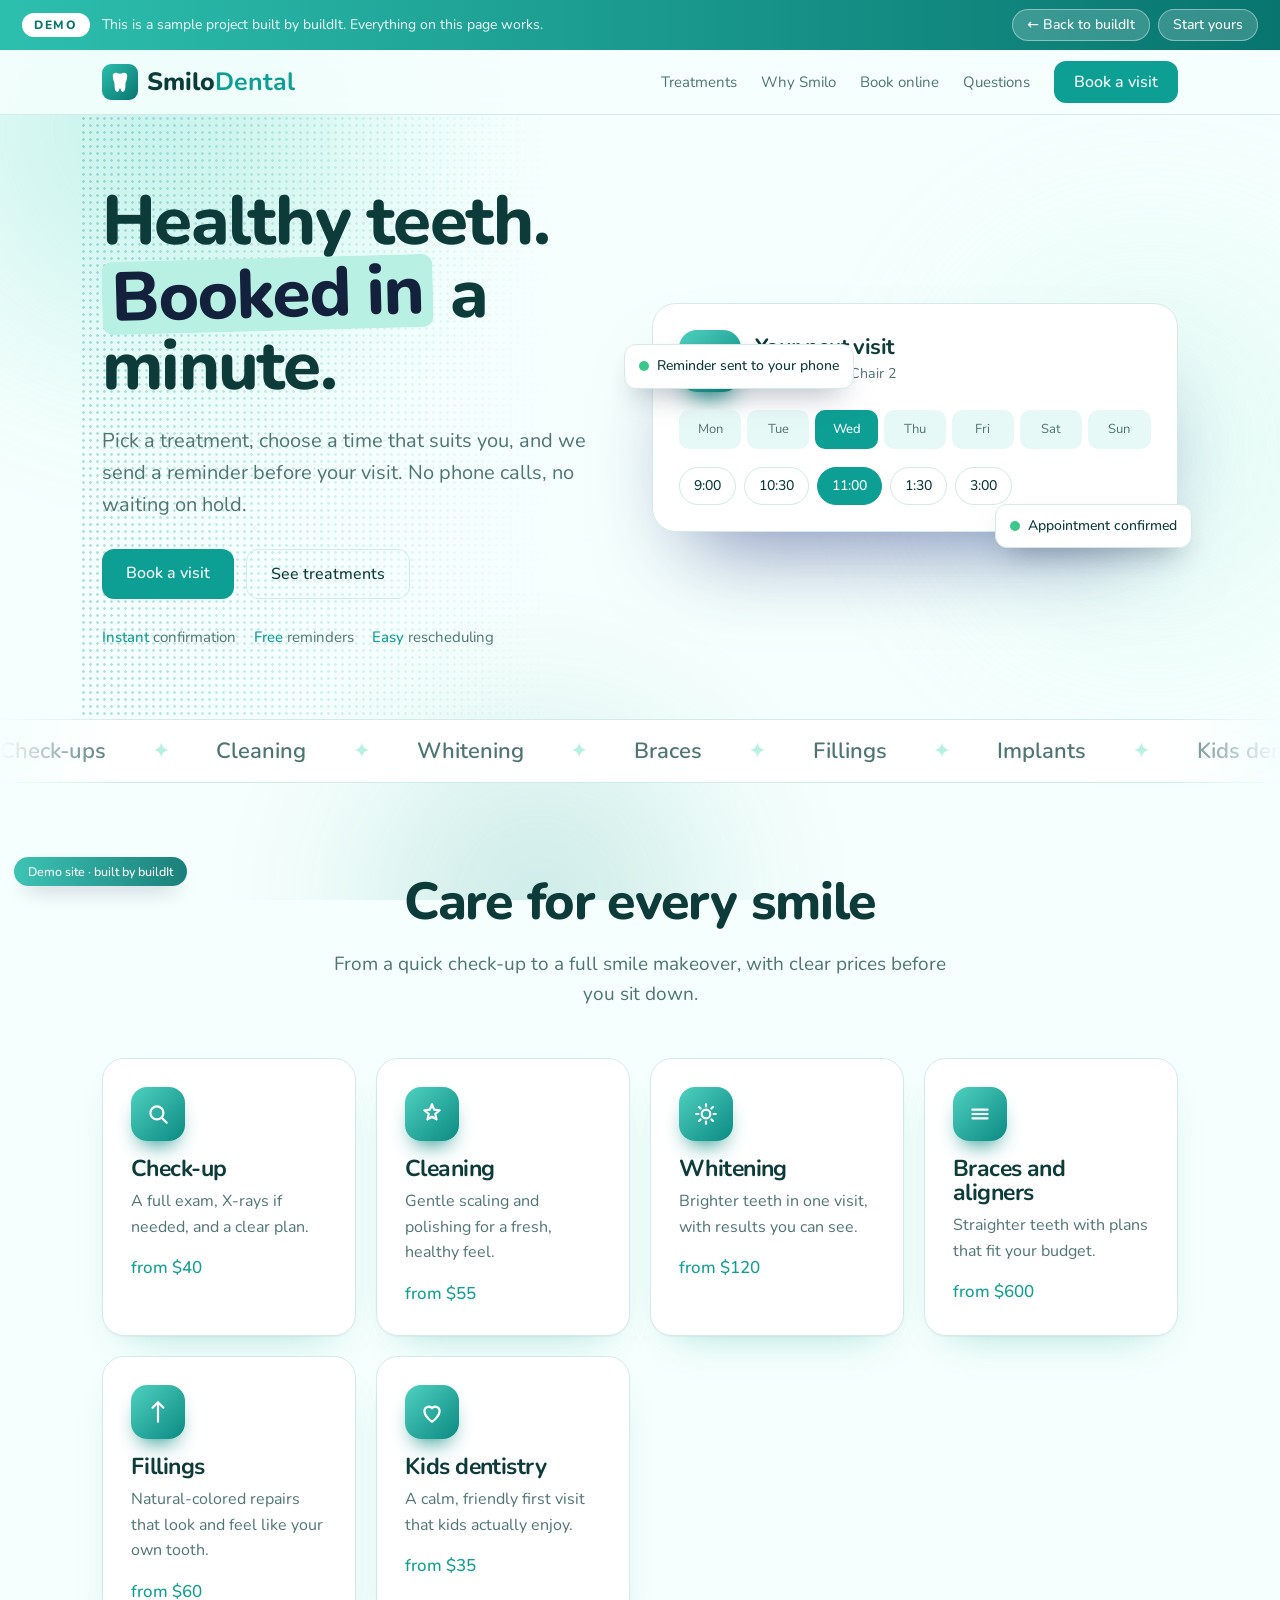
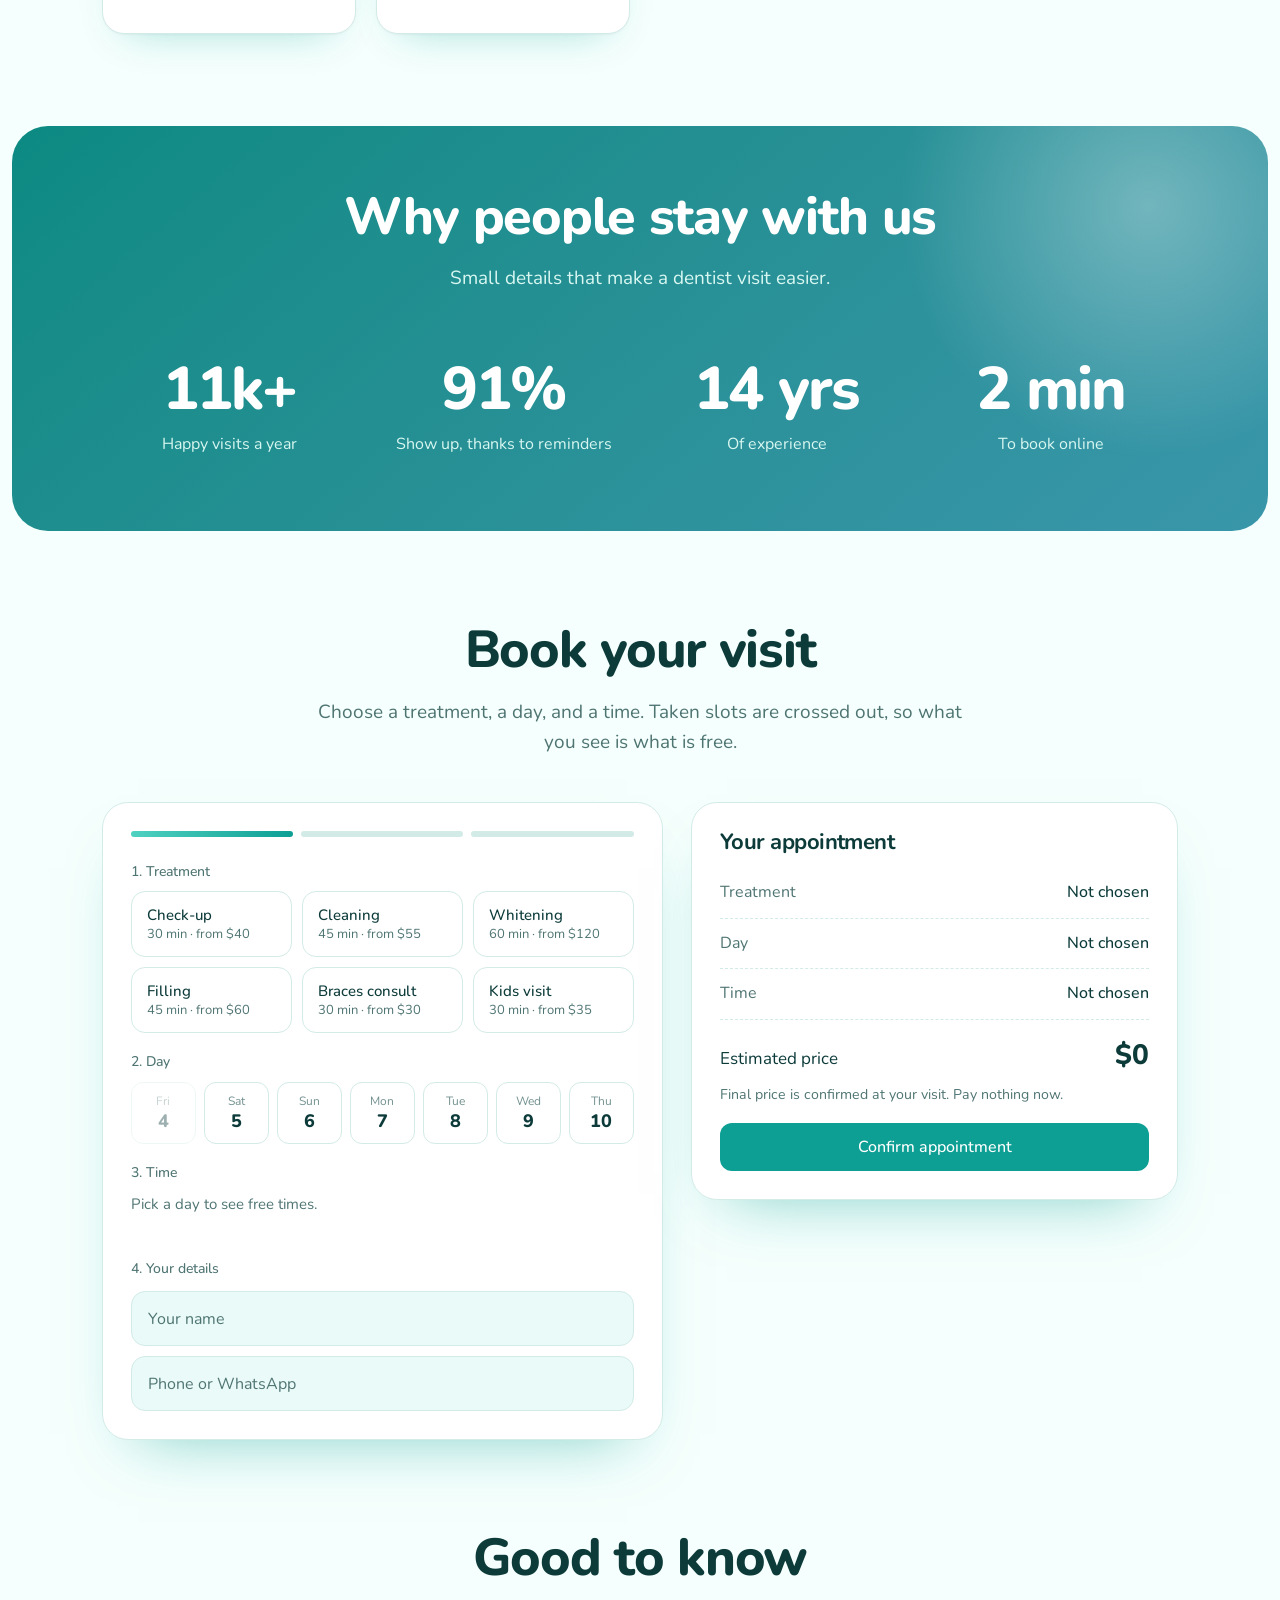
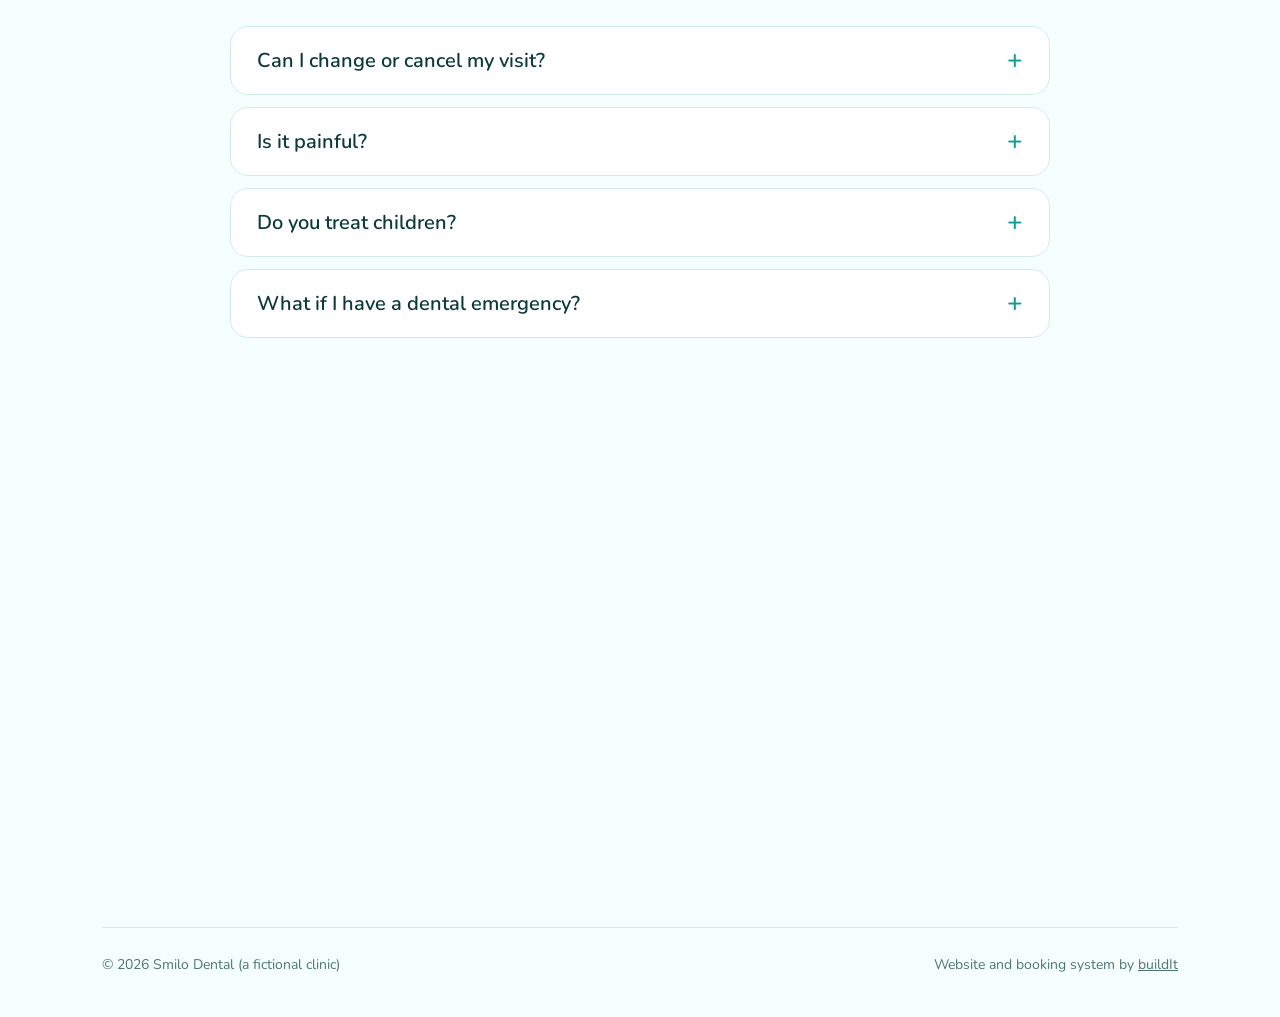
<file: dental-clinic.html>
<!DOCTYPE html>
<html lang="en">
<head>
<meta charset="utf-8">
<meta name="viewport" content="width=device-width, initial-scale=1, viewport-fit=cover">
<title>Smilo Dental – book your visit online</title>
<meta name="description" content="Sample project by buildIt: a dental clinic website with a working online booking system.">
<meta name="theme-color" content="#0e9f94">
<link rel="icon" href="data:image/svg+xml,%3Csvg xmlns='http://www.w3.org/2000/svg' viewBox='0 0 40 40'%3E%3Crect width='40' height='40' rx='10' fill='%230e9f94'/%3E%3Cpath d='M12 13c0-3 3-4 5-3 2 1 4 1 6 0 2-1 5 0 5 3 0 5-2 6-2 11 0 4-1 7-3 7s-2-4-3-4-1 4-3 4-3-3-3-7c0-5-2-6-2-11z' fill='white'/%3E%3C/svg%3E">
<link rel="preconnect" href="https://fonts.googleapis.com">
<link href="https://fonts.googleapis.com/css2?family=Nunito:wght@400;600;800&display=swap" rel="stylesheet">
<link rel="stylesheet" href="demo.css">
<style>
/* THEME: this demo's own colors and fonts */
:root{--rgb:14,159,148;--bg:#f5fffd;--surface:#fff;--ink:#0c3b3a;--muted:#4f7573;--line:#d3ebe7;--blue:#0e9f94;--onblue:#fff;--sun:#b8f1e4;--dark:#0b8a82;--b1:#4fd1c0;--b2:#0b8a82;--bd1:#2dbfae;--bd2:#08756f;--fh:"Nunito",system-ui,sans-serif;--fb:"Nunito",system-ui,sans-serif}
</style>
<style>
.nav { position: sticky; top: 38px; z-index: 50; background: color-mix(in srgb, var(--bg) 85%, transparent); backdrop-filter: blur(10px); border-bottom: 1px solid var(--line); }
.nav .wrap { display: flex; justify-content: space-between; align-items: center; height: 64px; }
.logo { font: 800 25px var(--fh); text-decoration: none; display: inline-flex; align-items: center; gap: 9px; }
.logo svg { width: 36px; height: 36px; }
.logo b { color: var(--blue); }
.nav nav { display: flex; gap: 24px; align-items: center; font-size: 15px; }
.nav nav a { text-decoration: none; color: var(--muted); }
.nav nav a:hover { color: var(--ink); }
.nav nav a.btn { color: var(--onblue); padding: 10px 20px; }

.hero { display: grid; grid-template-columns: 1fr 1.05fr; gap: 50px; align-items: center; padding: 70px 0 70px; position: relative; }
.hero::before { content: ""; position: absolute; inset: 0 -22px; z-index: -1; pointer-events: none; background: radial-gradient(rgba(var(--rgb),.32) 1px, transparent 1.6px) 0 0 / 7px 7px; -webkit-mask: linear-gradient(90deg, #000, transparent 42%); mask: linear-gradient(90deg, #000, transparent 42%); }
.hero h1 { font-size: clamp(40px, 5.4vw, 70px); font-weight: 800; }
.hero p { color: var(--muted); font-size: 20px; max-width: 28em; margin: 22px 0 28px; }
.cta { display: flex; gap: 12px; flex-wrap: wrap; }
.proof { margin-top: 26px; display: flex; gap: 18px; flex-wrap: wrap; font-size: 15px; color: var(--muted); }
.proof i { font-style: normal; color: var(--blue); font-weight: 500; }

.stage { position: relative; }
.visit { background: var(--surface); border: 1.5px solid var(--line); border-radius: 24px; padding: 26px; box-shadow: 0 50px 90px -40px rgba(36,52,130,.6); }
.visit-top { display: flex; align-items: center; gap: 14px; margin-bottom: 18px; }
.tooth { width: 62px; height: 62px; border-radius: 18px; display: grid; place-items: center; background: linear-gradient(135deg, var(--b1), var(--b2)); box-shadow: 0 14px 24px -10px var(--b2); animation: float 5s ease-in-out infinite; }
.tooth svg { width: 34px; height: 34px; }
.visit-top h3 { font-size: 22px; }
.visit-top small { color: var(--muted); }
.mini-cal { display: grid; grid-template-columns: repeat(7, 1fr); gap: 6px; margin-bottom: 18px; }
.mini-cal span { text-align: center; padding: 9px 0; font-size: 13px; border-radius: 10px; background: color-mix(in srgb, var(--blue) 6%, var(--bg)); color: var(--muted); }
.mini-cal span.on { background: var(--blue); color: var(--onblue); font-weight: 500; animation: pulse 2.6s ease-in-out infinite; }
@keyframes pulse { 50% { box-shadow: 0 0 0 6px color-mix(in srgb, var(--blue) 22%, transparent); } }
.slots-prev { display: flex; flex-wrap: wrap; gap: 8px; }
.slots-prev span { font-size: 14px; font-weight: 500; padding: 7px 14px; border-radius: 99px; border: 1.5px solid var(--line); }
.slots-prev span.pick { background: var(--blue); border-color: var(--blue); color: var(--onblue); }
.chip { position: absolute; background: var(--surface); border: 1.5px solid var(--line); border-radius: 12px; padding: 10px 14px; font-size: 14px; font-weight: 500; box-shadow: 0 14px 30px -14px rgba(20,33,61,.5); display: flex; gap: 8px; align-items: center; animation: float 5s ease-in-out infinite; }
.chip::before { content: ""; width: 10px; height: 10px; border-radius: 50%; background: #3ac98a; }
.c1 { left: -28px; top: 18%; }
.c2 { right: -14px; bottom: -16px; animation-delay: -2.5s; }

.mq { border-block: 1px solid var(--line); overflow: hidden; padding: 16px 0; background: var(--surface); -webkit-mask-image: linear-gradient(90deg, transparent, #000 9%, #000 91%, transparent); mask-image: linear-gradient(90deg, transparent, #000 9%, #000 91%, transparent); }
.mq div { display: flex; gap: 46px; width: max-content; animation: slide 30s linear infinite; font: 600 22px var(--fh); color: var(--muted); }
.mq span::after { content: "✦"; color: var(--sun); margin-left: 46px; }
@keyframes slide { to { transform: translateX(-50%); } }

section { padding: 92px 0; }
.grid { display: grid; grid-template-columns: repeat(auto-fit, minmax(240px, 1fr)); gap: 20px; margin-top: 48px; }
.card h3 { font-size: 23px; margin-bottom: 8px; }
.card p { margin: 0; color: var(--muted); font-size: 16px; }
.card .pr { margin-top: 14px; font-weight: 500; color: var(--blue); }

.stats { display: grid; grid-template-columns: repeat(auto-fit, minmax(170px, 1fr)); gap: 18px; text-align: center; }
.stats div { padding: 10px; }
.stats strong { display: block; font: 800 clamp(40px, 5vw, 60px) var(--fh); letter-spacing: -.03em; }
.stats span { color: #d8f7f1; font-size: 16px; }
.dark { position: relative; overflow: hidden; margin: 0 12px; border-radius: 36px; color: #fff; padding: 64px 0; background: linear-gradient(140deg, var(--dark), color-mix(in srgb, var(--dark) 68%, #9bb0ff)); }
.dark::before { content: ""; position: absolute; width: 520px; height: 520px; right: -140px; top: -180px; border-radius: 50%; background: radial-gradient(circle, rgba(255,255,255,.32), transparent 68%); animation: drift 15s ease-in-out infinite alternate; pointer-events: none; }
@keyframes drift { to { transform: translate(-90px, 50px) scale(1.25); } }
.dark .wrap { position: relative; }

/* booking widget */
.book { display: grid; grid-template-columns: 1.15fr 1fr; gap: 28px; align-items: start; margin-top: 44px; }
.panel { background: var(--surface); border: 1.5px solid var(--line); border-radius: 26px; padding: 28px; box-shadow: 0 30px 60px -36px rgba(var(--rgb),.55); }
.panel h3 { font-size: 22px; margin-bottom: 14px; }
.steps { display: flex; gap: 8px; margin-bottom: 24px; }
.steps i { flex: 1; height: 6px; border-radius: 6px; background: var(--line); transition: background .35s; }
.steps i.on { background: linear-gradient(90deg, var(--b1), var(--blue)); }
.lbl { display: block; font-size: 14px; font-weight: 500; color: var(--muted); margin: 18px 0 8px; }
.lbl:first-of-type { margin-top: 0; }
.opts { display: grid; grid-template-columns: repeat(auto-fit, minmax(150px, 1fr)); gap: 10px; }
.opt { text-align: left; cursor: pointer; padding: 13px 15px; border-radius: 14px; border: 1.5px solid var(--line); background: var(--surface); color: var(--ink); font: 500 15px var(--fb); transition: transform .15s, border-color .2s, background .2s; }
.opt small { display: block; color: var(--muted); font-weight: 400; font-size: 13px; }
.opt:hover { transform: translateY(-2px); border-color: var(--blue); }
.opt[aria-pressed="true"] { background: var(--blue); border-color: var(--blue); color: var(--onblue); }
.opt[aria-pressed="true"] small { color: inherit; opacity: .85; }
.days { display: grid; grid-template-columns: repeat(7, 1fr); gap: 8px; }
.day { text-align: center; padding: 10px 0; border-radius: 12px; }
.day small { display: block; font-size: 12px; opacity: .8; }
.day b { font: 800 18px var(--fh); }
.day:disabled { opacity: .4; cursor: not-allowed; transform: none; border-color: var(--line); }
.slots { display: grid; grid-template-columns: repeat(auto-fit, minmax(84px, 1fr)); gap: 8px; min-height: 48px; }
.slot { padding: 10px 6px; text-align: center; font-size: 15px; }
.slot:disabled { opacity: .38; text-decoration: line-through; cursor: not-allowed; transform: none; border-color: var(--line); }
.empty { color: var(--muted); font-size: 15px; }
.fld { position: relative; margin-top: 10px; }
.fld input { width: 100%; padding: 23px 16px 8px; font: 400 16px var(--fb); color: var(--ink); border-radius: 14px; border: 1.5px solid var(--line); background: color-mix(in srgb, var(--blue) 5%, var(--bg)); transition: border-color .2s, box-shadow .2s; }
.fld input:focus { outline: 0; border-color: var(--blue); box-shadow: 0 0 0 4px color-mix(in srgb, var(--blue) 18%, transparent); }
.fld label { position: absolute; left: 17px; top: 16px; color: var(--muted); font-size: 16px; pointer-events: none; transition: top .18s, font-size .18s, color .18s; }
.fld input:focus + label, .fld input:not(:placeholder-shown) + label { top: 7px; font-size: 12px; }
.fld input:focus + label { color: var(--blue); }
.summary { position: sticky; top: 130px; }
.sum-row { display: flex; justify-content: space-between; gap: 12px; padding: 12px 0; border-bottom: 1px dashed var(--line); font-size: 16px; }
.sum-row span { color: var(--muted); }
.sum-row b { font-weight: 500; text-align: right; }
.sum-total { display: flex; justify-content: space-between; align-items: baseline; margin: 16px 0 6px; }
.sum-total strong { font: 800 28px var(--fh); }
.summary .btn { width: 100%; margin-top: 16px; }
.fs { margin-top: 12px; font-size: 14px; color: #c23b40; }
.fs:empty { display: none; }
.done { text-align: center; padding: 18px 6px; animation: pop .4s cubic-bezier(.3,1.4,.5,1); }
.done .ok { width: 84px; height: 84px; margin: 0 auto 18px; border-radius: 50%; display: grid; place-items: center; color: #fff; background: linear-gradient(135deg, #5fe0a8, #2bb673); box-shadow: 0 18px 30px -12px #2bb673; animation: pop .5s cubic-bezier(.3,1.6,.5,1) .1s both; }
.ok svg { width: 42px; height: 42px; fill: none; stroke: currentColor; stroke-width: 3; stroke-linecap: round; stroke-linejoin: round; stroke-dasharray: 40; stroke-dashoffset: 40; animation: draw .6s ease .45s forwards; }
@keyframes draw { to { stroke-dashoffset: 0; } }
.done h3 { font-size: 26px; margin-bottom: 8px; }
.done p { color: var(--muted); margin: 0 0 10px; }
.notes { list-style: none; padding: 0; margin: 18px 0; display: grid; gap: 8px; text-align: left; }
.notes li { padding: 10px 14px; border-radius: 12px; background: color-mix(in srgb, var(--blue) 7%, var(--bg)); font-size: 15px; animation: pop .4s ease both; }
.notes li:nth-child(2) { animation-delay: .2s; } .notes li:nth-child(3) { animation-delay: .4s; }

details { background: var(--surface); border: 1.5px solid var(--line); border-radius: 18px; padding: 20px 26px; margin-bottom: 12px; transition: transform .25s; }
details:hover { transform: translateX(6px); }
details[open] { border-color: var(--blue); }
summary { cursor: pointer; font: 600 20px var(--fh); list-style: none; display: flex; justify-content: space-between; gap: 20px; }
summary::after { content: "+"; font-size: 26px; line-height: 1; color: var(--blue); transition: transform .2s; }
details[open] summary::after { transform: rotate(45deg); }
details p { margin: 12px 0 0; color: var(--muted); }
.faq { max-width: 820px; margin: 40px auto 0; }

.final { position: relative; overflow: hidden; margin: 20px 0 70px; padding: 64px 40px; border-radius: 36px; text-align: center; color: #fff; background: linear-gradient(140deg, var(--bd1), var(--bd2)); }
.final h2 { margin-bottom: 14px; }
.final p { opacity: .92; margin: 0 auto 26px; font-size: 19px; max-width: 30em; }
.hours { display: flex; flex-wrap: wrap; gap: 10px; justify-content: center; margin-top: 24px; }
.hours span { padding: 9px 16px; border-radius: 99px; background: rgba(255,255,255,.14); border: 1.5px solid rgba(255,255,255,.32); font-size: 15px; }
footer { padding: 26px 0 40px; border-top: 1px solid var(--line); color: var(--muted); font-size: 14px; display: flex; justify-content: space-between; flex-wrap: wrap; gap: 10px; }

@media (max-width: 880px) {
  .hero, .book { grid-template-columns: 1fr; }
  .nav nav a:not(.btn) { display: none; }
  .summary { position: static; }
  section { padding: 64px 0; }
  .c1 { left: -6px; } .c2 { right: -6px; }
  .final { padding: 44px 20px; }
}
@media (max-width: 520px) { .days { gap: 4px; } .panel { padding: 22px 18px; } }
</style>
</head>
<body>
<div class="demo-bar"><span>This is a sample project built by buildIt. Everything on this page works.</span><div class="r"><a href="../index.html#work">← Back to buildIt</a><a href="../index.html#contact">Start yours</a></div></div>

<div class="nav"><div class="wrap">
  <a class="logo" href="#top"><svg viewBox="0 0 40 40" aria-hidden="true"><defs><linearGradient id="g" x1="0" y1="0" x2="1" y2="1"><stop offset="0" stop-color="#2dbfae"/><stop offset="1" stop-color="#08756f"/></linearGradient></defs><rect width="40" height="40" rx="10" fill="url(#g)"/><path d="M12 13c0-3 3-4 5-3 2 1 4 1 6 0 2-1 5 0 5 3 0 5-2 6-2 11 0 4-1 7-3 7s-2-4-3-4-1 4-3 4-3-3-3-7c0-5-2-6-2-11z" fill="#fff"/></svg><span>Smilo<b>Dental</b></span></a>
  <nav><a href="#treatments">Treatments</a><a href="#why">Why Smilo</a><a href="#book">Book online</a><a href="#faq">Questions</a><a class="btn" href="#book">Book a visit</a></nav>
</div></div>

<main>
<div class="wrap" id="top"><div class="hero">
  <div>
    <h1 class="enter">Healthy teeth. <span class="hl-word shim">Booked in</span> a minute.</h1>
    <p class="enter" style="--rd:.15s">Pick a treatment, choose a time that suits you, and we send a reminder before your visit. No phone calls, no waiting on hold.</p>
    <div class="cta enter" style="--rd:.3s"><a class="btn" href="#book">Book a visit</a><a class="btn ghost" href="#treatments">See treatments</a></div>
    <div class="proof enter" style="--rd:.45s"><span><i>Instant</i> confirmation</span><span><i>Free</i> reminders</span><span><i>Easy</i> rescheduling</span></div>
  </div>
  <div class="stage enter" style="--rd:.3s" aria-hidden="true">
    <div class="visit">
      <div class="visit-top"><div class="tooth"><svg viewBox="0 0 40 40"><path d="M9 11c0-4 4-6 7-4 2 1 6 1 8 0 3-2 7 0 7 4 0 7-3 9-3 15 0 5-1 9-4 9s-2-6-4-6-1 6-4 6-4-4-4-9c0-6-3-8-3-15z" fill="#fff"/></svg></div><div><h3>Your next visit</h3><small>Smilo Dental · Chair 2</small></div></div>
      <div class="mini-cal"><span>Mon</span><span>Tue</span><span class="on">Wed</span><span>Thu</span><span>Fri</span><span>Sat</span><span>Sun</span></div>
      <div class="slots-prev"><span>9:00</span><span>10:30</span><span class="pick">11:00</span><span>1:30</span><span>3:00</span></div>
    </div>
    <div class="chip c1">Reminder sent to your phone</div>
    <div class="chip c2">Appointment confirmed</div>
  </div>
</div></div>
<div class="mq" aria-hidden="true"><div><span>Check-ups</span><span>Cleaning</span><span>Whitening</span><span>Braces</span><span>Fillings</span><span>Implants</span><span>Kids dentistry</span><span>Emergency care</span><span>Check-ups</span><span>Cleaning</span><span>Whitening</span><span>Braces</span><span>Fillings</span><span>Implants</span><span>Kids dentistry</span><span>Emergency care</span></div></div>

<section id="treatments"><div class="wrap center">
  <h2 data-rv>Care for every smile</h2><p class="lead" data-rv>From a quick check-up to a full smile makeover, with clear prices before you sit down.</p>
  <div class="grid" style="text-align:left">
    <div class="card" data-rv><div class="ico"><svg viewBox="0 0 24 24"><circle cx="11" cy="11" r="6"/><path d="m20 20-4.2-4.2"/></svg></div><h3>Check-up</h3><p>A full exam, X-rays if needed, and a clear plan.</p><div class="pr">from $40</div></div>
    <div class="card" data-rv><div class="ico"><svg viewBox="0 0 24 24"><path d="M12 3l2 5 5 .5-4 3.5 1.2 5L12 14.500 7.800 17 9 12 5 8.500 10 8z"/></svg></div><h3>Cleaning</h3><p>Gentle scaling and polishing for a fresh, healthy feel.</p><div class="pr">from $55</div></div>
    <div class="card" data-rv><div class="ico"><svg viewBox="0 0 24 24"><circle cx="12" cy="12" r="4"/><path d="M12 3v2M12 19v2M3 12h2M19 12h2M5.600 5.600 7 7M17 17l1.400 1.400M5.600 18.400 7 17M17 7l1.400-1.400"/></svg></div><h3>Whitening</h3><p>Brighter teeth in one visit, with results you can see.</p><div class="pr">from $120</div></div>
    <div class="card" data-rv><div class="ico"><svg viewBox="0 0 24 24"><path d="M5 12h14M5 8h14M5 16h14"/></svg></div><h3>Braces and aligners</h3><p>Straighter teeth with plans that fit your budget.</p><div class="pr">from $600</div></div>
    <div class="card" data-rv><div class="ico"><svg viewBox="0 0 24 24"><path d="M12 3v18M7 8l5-5 5 5"/></svg></div><h3>Fillings</h3><p>Natural-colored repairs that look and feel like your own tooth.</p><div class="pr">from $60</div></div>
    <div class="card" data-rv><div class="ico"><svg viewBox="0 0 24 24"><path d="M12 21s-7-4.500-7-10a4 4 0 0 1 7-2.500A4 4 0 0 1 19 11c0 5.500-7 10-7 10z"/></svg></div><h3>Kids dentistry</h3><p>A calm, friendly first visit that kids actually enjoy.</p><div class="pr">from $35</div></div>
  </div>
</div></section>

<section id="why" class="dark"><div class="wrap center">
  <h2 data-rv>Why people stay with us</h2><p class="lead" data-rv style="color:#d8f7f1;margin-bottom:44px">Small details that make a dentist visit easier.</p>
  <div class="stats">
    <div data-rv><strong data-count="12" data-suf="k+">0</strong><span>Happy visits a year</span></div>
    <div data-rv><strong data-count="98" data-suf="%">0</strong><span>Show up, thanks to reminders</span></div>
    <div data-rv><strong data-count="15" data-suf=" yrs">0</strong><span>Of experience</span></div>
    <div data-rv><strong data-count="2" data-suf=" min">0</strong><span>To book online</span></div>
  </div>
</div></section>

<section id="book"><div class="wrap">
  <div class="center"><h2 data-rv>Book your visit</h2><p class="lead" data-rv>Choose a treatment, a day, and a time. Taken slots are crossed out, so what you see is what is free.</p></div>
  <div class="book">
    <div class="panel" id="flow" data-rv>
      <div class="steps" aria-hidden="true"><i id="s1" class="on"></i><i id="s2"></i><i id="s3"></i></div>
      <span class="lbl">1. Treatment</span>
      <div class="opts" id="svc"></div>
      <span class="lbl">2. Day</span>
      <div class="days" id="days"></div>
      <span class="lbl">3. Time</span>
      <div class="slots" id="slots"><span class="empty">Pick a day to see free times.</span></div>
      <span class="lbl">4. Your details</span>
      <div class="fld"><input id="nm" type="text" placeholder=" " autocomplete="name"><label for="nm">Your name</label></div>
      <div class="fld"><input id="ph" type="tel" placeholder=" " autocomplete="tel"><label for="ph">Phone or WhatsApp</label></div>
    </div>
    <div class="panel summary" data-rv>
      <div id="sumbox">
        <h3>Your appointment</h3>
        <div class="sum-row"><span>Treatment</span><b id="r-svc">Not chosen</b></div>
        <div class="sum-row"><span>Day</span><b id="r-day">Not chosen</b></div>
        <div class="sum-row"><span>Time</span><b id="r-time">Not chosen</b></div>
        <div class="sum-total"><span>Estimated price</span><strong id="r-price">$0</strong></div>
        <small style="color:var(--muted)">Final price is confirmed at your visit. Pay nothing now.</small>
        <button class="btn" id="confirm" type="button">Confirm appointment</button>
        <div class="fs" id="err" role="alert"></div>
      </div>
      <div class="done" id="done" hidden>
        <div class="ok"><svg viewBox="0 0 24 24"><path d="M5 12.500l4.500 4.500L19 7.500"/></svg></div>
        <h3>You are booked!</h3>
        <p id="d-line"></p>
        <ul class="notes"><li>✓ Confirmation sent to your phone</li><li>✓ Reminder scheduled 24 hours before</li><li>✓ Added to the clinic calendar</li></ul>
        <button class="btn ghost" id="again" type="button">Book another visit</button>
      </div>
    </div>
  </div>
</div></section>

<section id="faq" style="padding-top:0"><div class="wrap">
  <h2 class="center" data-rv>Good to know</h2>
  <div class="faq">
    <details data-rv><summary>Can I change or cancel my visit?</summary><p>Yes. Reply to your reminder message and we will move you to a new time, free of charge up to 24 hours before.</p></details>
    <details data-rv><summary>Is it painful?</summary><p>We aim for comfortable visits. Tell us if you feel nervous and we will go slowly and explain every step.</p></details>
    <details data-rv><summary>Do you treat children?</summary><p>Yes. Kids dentistry has its own calm, friendly visit, with a short check-up and plenty of encouragement.</p></details>
    <details data-rv><summary>What if I have a dental emergency?</summary><p>Call us and we will fit you in the same day whenever we can.</p></details>
  </div>
  <div class="final" data-rv>
    <h2>Ready for a healthier smile?</h2>
    <p>Book in about a minute. We will remind you, so you never have to remember.</p>
    <a class="btn white" href="#book">Book a visit</a>
    <div class="hours"><span>Sat – Thu · 9 AM – 8 PM</span><span>Friday · closed</span></div>
  </div>
</div></section>
</main>
<div class="wrap"><footer><span>© 2026 Smilo Dental (a fictional clinic)</span><span>Website and booking system by <a href="../index.html">buildIt</a></span></footer></div>

<script src="demo.js"></script>
<script>
(function () {
  'use strict';
  const $ = id => document.getElementById(id);
  const services = [
    { n: 'Check-up', t: '30 min', p: 40 }, { n: 'Cleaning', t: '45 min', p: 55 },
    { n: 'Whitening', t: '60 min', p: 120 }, { n: 'Filling', t: '45 min', p: 60 },
    { n: 'Braces consult', t: '30 min', p: 30 }, { n: 'Kids visit', t: '30 min', p: 35 }
  ];
  const times = ['9:00 AM', '9:45 AM', '10:30 AM', '11:15 AM', '12:00 PM', '1:30 PM', '2:15 PM', '3:00 PM', '3:45 PM', '4:30 PM', '5:15 PM', '6:00 PM'];
  const st = { svc: null, day: null, time: null };

  // next 7 days (Friday is closed)
  const days = [];
  for (let i = 0; i < 7; i++) { const d = new Date(); d.setDate(d.getDate() + i); days.push(d); }
  const dn = d => d.toLocaleDateString('en-US', { weekday: 'short' });
  const dl = d => d.toLocaleDateString('en-US', { weekday: 'long', month: 'short', day: 'numeric' });
  // the same date always shows the same taken slots
  const taken = (d, ti) => { const s = d.getDate() * 31 + d.getMonth() * 7 + ti * 13; return (s * 2654435761 >>> 0) % 100 < 34; };

  services.forEach((s, i) => {
    const b = document.createElement('button'); b.type = 'button'; b.className = 'opt'; b.setAttribute('aria-pressed', 'false');
    b.innerHTML = s.n + '<small>' + s.t + ' · from $' + s.p + '</small>';
    b.onclick = () => { st.svc = i; Array.from($('svc').children).forEach((c, k) => c.setAttribute('aria-pressed', k === i)); update(); };
    $('svc').appendChild(b);
  });
  days.forEach((d, i) => {
    const b = document.createElement('button'); b.type = 'button'; b.className = 'opt day'; b.setAttribute('aria-pressed', 'false');
    b.innerHTML = '<small>' + dn(d) + '</small><b>' + d.getDate() + '</b>';
    if (d.getDay() === 5) { b.disabled = true; b.title = 'Closed on Fridays'; }
    b.onclick = () => { st.day = i; st.time = null; Array.from($('days').children).forEach((c, k) => c.setAttribute('aria-pressed', k === i)); drawSlots(); update(); };
    $('days').appendChild(b);
  });
  function drawSlots() {
    const box = $('slots'); box.innerHTML = '';
    if (st.day === null) { box.innerHTML = '<span class="empty">Pick a day to see free times.</span>'; return; }
    times.forEach((t, ti) => {
      const b = document.createElement('button'); b.type = 'button'; b.className = 'opt slot'; b.textContent = t; b.setAttribute('aria-pressed', 'false');
      if (taken(days[st.day], ti)) { b.disabled = true; b.title = 'Taken'; }
      b.onclick = () => { st.time = t; Array.from(box.children).forEach(c => c.setAttribute('aria-pressed', c === b)); update(); };
      box.appendChild(b);
    });
  }
  function update() {
    $('r-svc').textContent = st.svc === null ? 'Not chosen' : services[st.svc].n;
    $('r-day').textContent = st.day === null ? 'Not chosen' : dl(days[st.day]);
    $('r-time').textContent = st.time || 'Not chosen';
    $('r-price').textContent = st.svc === null ? '$0' : 'from $' + services[st.svc].p;
    $('s1').className = st.svc !== null ? 'on' : '';
    $('s2').className = st.day !== null ? 'on' : '';
    $('s3').className = st.time ? 'on' : '';
    $('s1').className = 'on'; // first bar always lit as a start marker
    $('err').textContent = '';
  }
  $('confirm').onclick = () => {
    const name = $('nm').value.trim(), phone = $('ph').value.trim();
    if (st.svc === null || st.day === null || !st.time) return $('err').textContent = 'Please choose a treatment, a day, and a time.';
    if (!name) return $('err').textContent = 'Please add your name.';
    if (!/^[+0-9 ()\-]{6,25}$/.test(phone)) return $('err').textContent = 'Please add a valid phone number.';
    $('d-line').textContent = name.split(' ')[0] + ', see you on ' + dl(days[st.day]) + ' at ' + st.time + ' for your ' + services[st.svc].n.toLowerCase() + '.';
    $('sumbox').hidden = true; $('done').hidden = false;
    window.toast('Appointment confirmed ✓');
  };
  $('again').onclick = () => {
    st.svc = st.day = st.time = null;
    document.querySelectorAll('#svc .opt, #days .opt').forEach(c => c.setAttribute('aria-pressed', 'false'));
    $('nm').value = $('ph').value = ''; drawSlots(); update();
    $('done').hidden = true; $('sumbox').hidden = false;
  };
  update();
})();
</script>
</body>
</html>
</file>
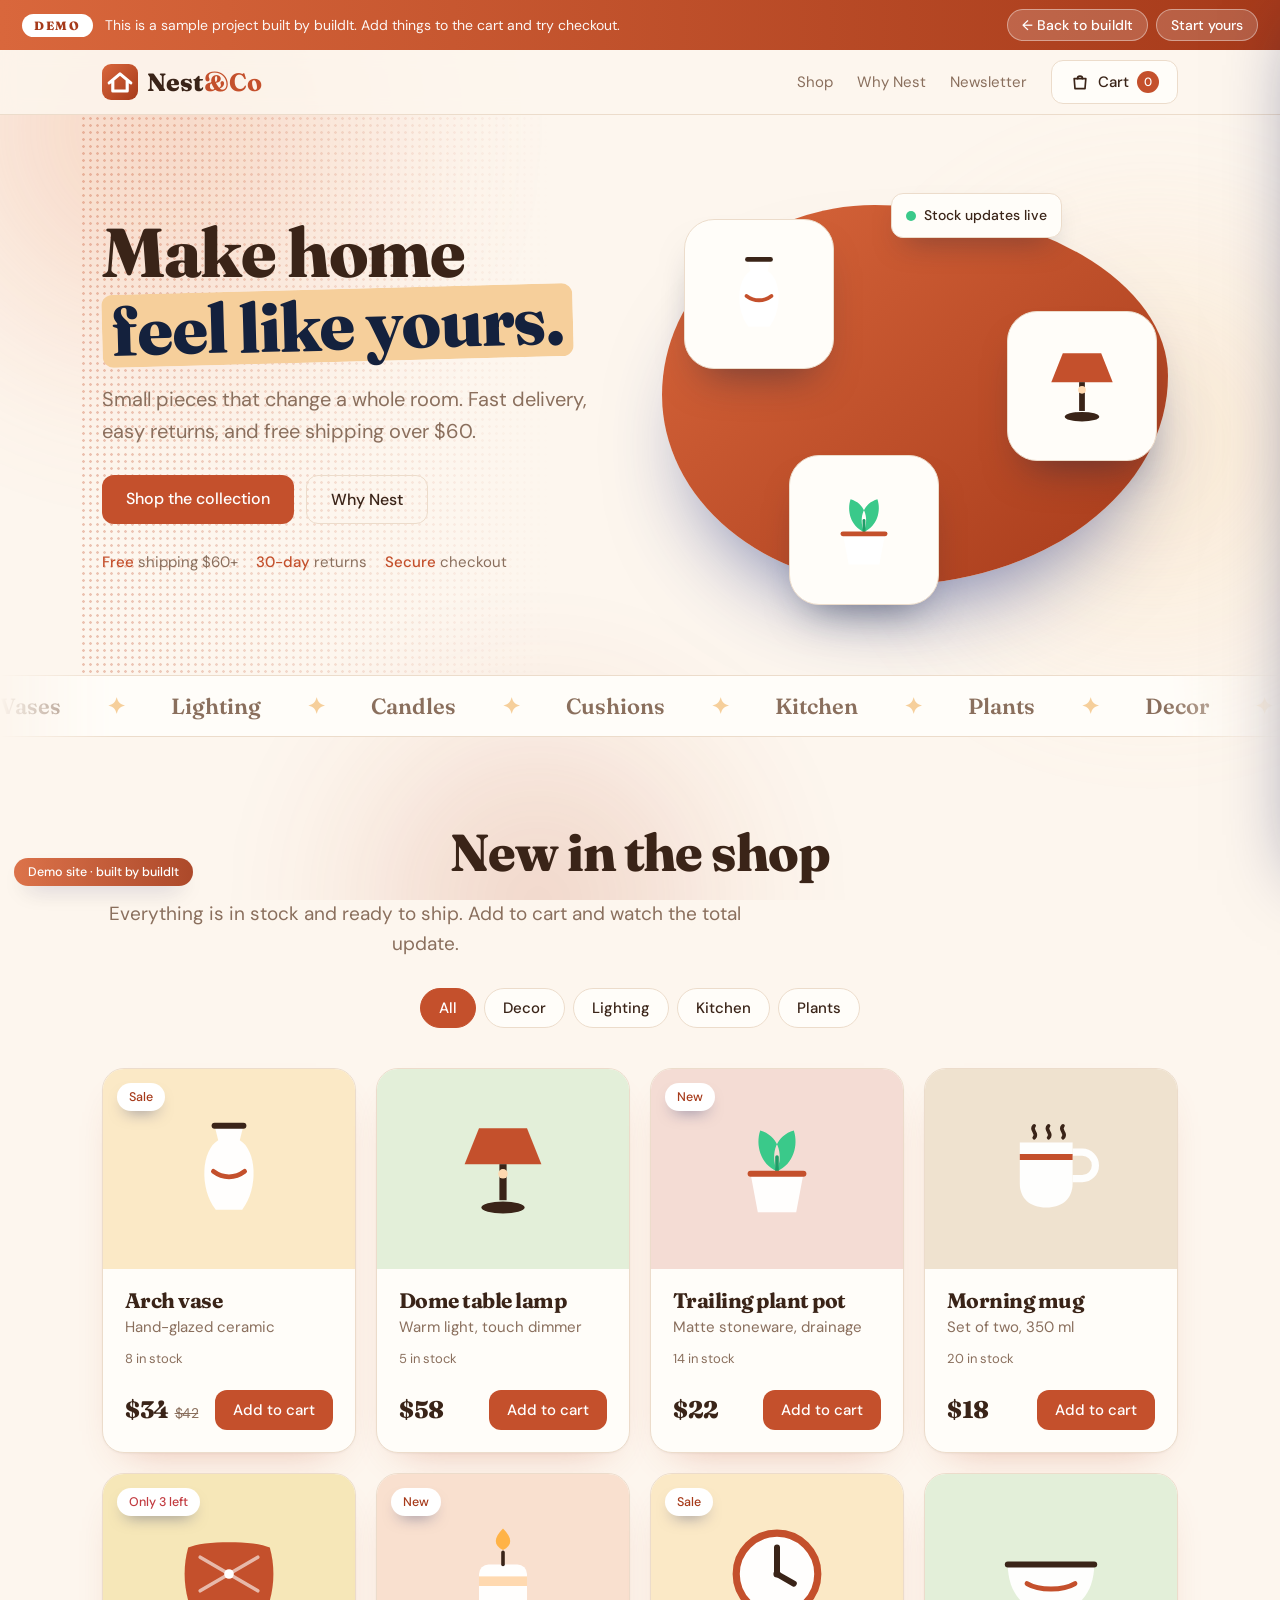
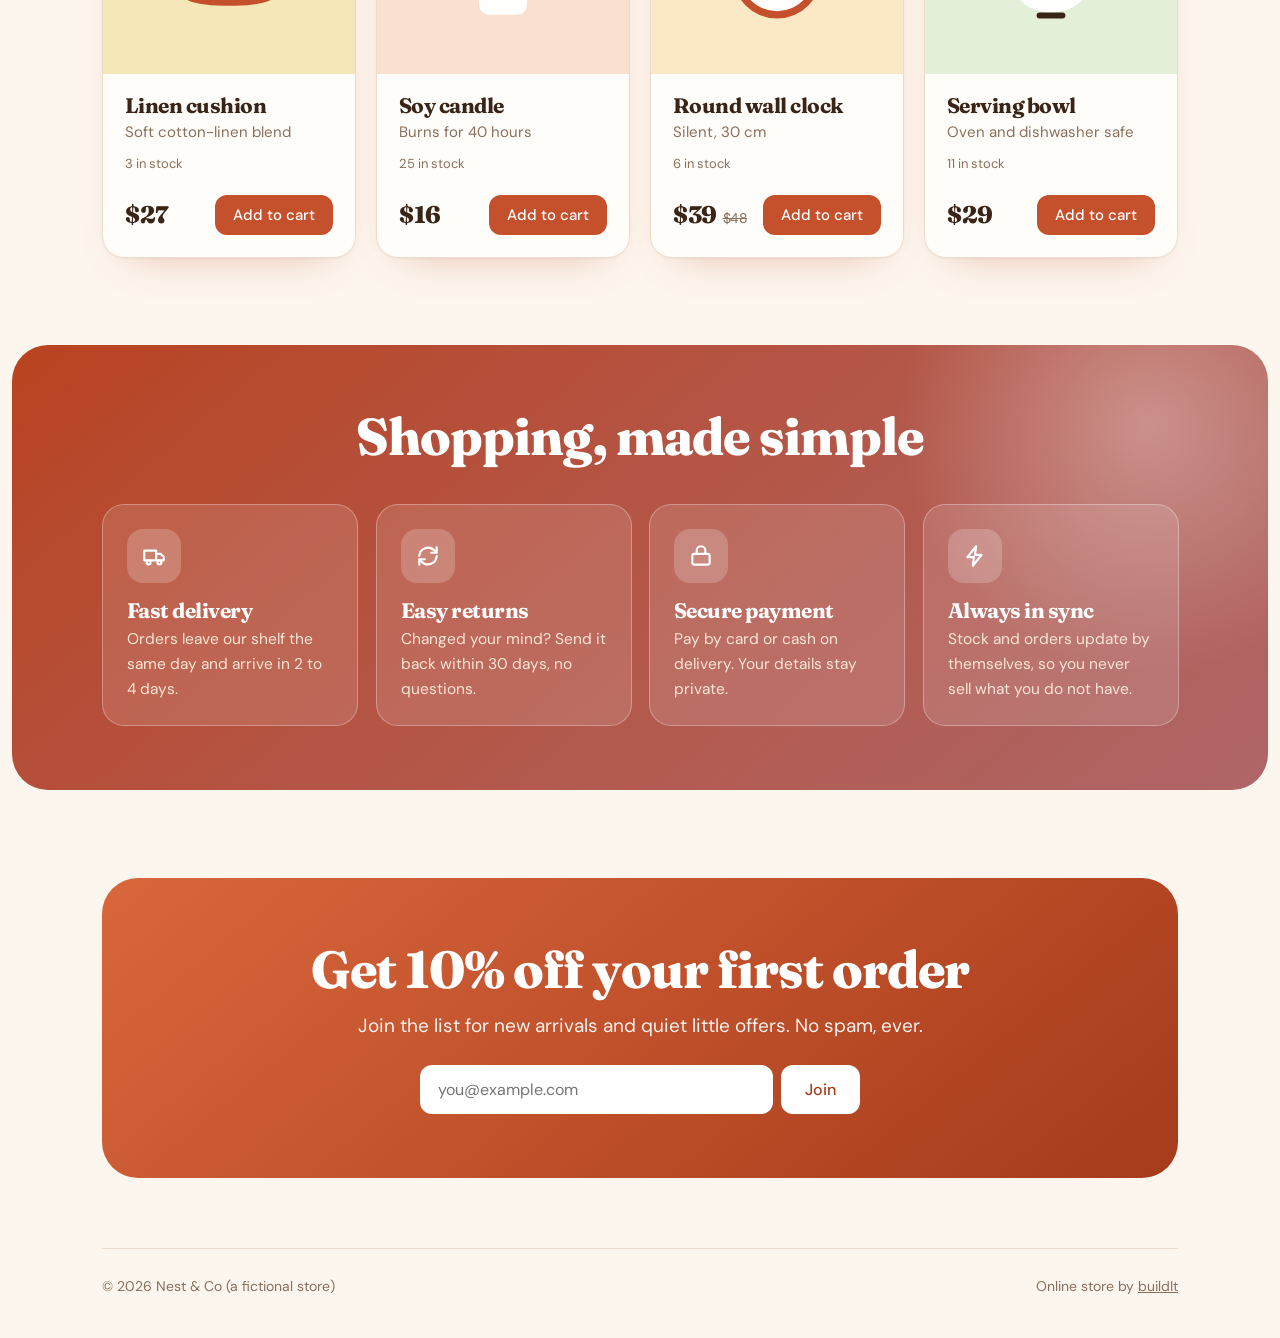
<file: home-goods-store.html>
<!DOCTYPE html>
<html lang="en">
<head>
<meta charset="utf-8">
<meta name="viewport" content="width=device-width, initial-scale=1, viewport-fit=cover">
<title>Nest &amp; Co – home goods</title>
<meta name="description" content="Sample project by buildIt: an online store with a working cart, live stock, and checkout.">
<meta name="theme-color" content="#c4502c">
<link rel="icon" href="data:image/svg+xml,%3Csvg xmlns='http://www.w3.org/2000/svg' viewBox='0 0 40 40'%3E%3Crect width='40' height='40' rx='10' fill='%23c4502c'/%3E%3Cpath d='M8 21l12-10 12 10M12 19v11h16V19' stroke='white' stroke-width='3.500' fill='none' stroke-linecap='round' stroke-linejoin='round'/%3E%3C/svg%3E">
<link rel="preconnect" href="https://fonts.googleapis.com">
<link href="https://fonts.googleapis.com/css2?family=Fraunces:wght@600;800&family=DM+Sans:wght@400;500&display=swap" rel="stylesheet">
<link rel="stylesheet" href="demo.css">
<style>
/* THEME: this demo's own colors and fonts */
:root{--rgb:196,80,44;--bg:#fdf6ee;--surface:#fffdf9;--ink:#3a2418;--muted:#8a6f5d;--line:#ecdccb;--blue:#c4502c;--onblue:#fff;--sun:#f6cf9b;--dark:#b8431f;--b1:#e98a5f;--b2:#b8431f;--bd1:#d9673c;--bd2:#a63a1a;--fh:"Fraunces",Georgia,serif;--fb:"DM Sans",system-ui,sans-serif}
.hero h1,h2{letter-spacing:-.02em}
</style>
<style>
.nav { position: sticky; top: 38px; z-index: 50; background: color-mix(in srgb, var(--bg) 85%, transparent); backdrop-filter: blur(10px); border-bottom: 1px solid var(--line); }
.nav .wrap { display: flex; justify-content: space-between; align-items: center; height: 64px; }
.logo { font: 800 25px var(--fh); text-decoration: none; display: inline-flex; align-items: center; gap: 9px; }
.logo svg { width: 36px; height: 36px; }
.logo b { color: var(--blue); }
.nav nav { display: flex; gap: 24px; align-items: center; font-size: 15px; }
.nav nav a { text-decoration: none; color: var(--muted); }
.nav nav a:hover { color: var(--ink); }
.cartbtn { position: relative; display: inline-flex; align-items: center; gap: 8px; padding: 10px 18px; border-radius: 12px; border: 1.5px solid var(--line); background: var(--surface); color: var(--ink); font: 500 15px var(--fb); cursor: pointer; transition: border-color .2s, transform .15s; }
.cartbtn:hover { border-color: var(--blue); transform: translateY(-2px); }
.cartbtn svg { width: 20px; height: 20px; fill: none; stroke: currentColor; stroke-width: 2; stroke-linecap: round; stroke-linejoin: round; }
.cartbtn .n { min-width: 22px; height: 22px; padding: 0 6px; border-radius: 99px; display: grid; place-items: center; font-size: 12px; font-weight: 500; background: var(--blue); color: var(--onblue); }
.cartbtn.bump { animation: bump .45s cubic-bezier(.3,1.6,.5,1); }
@keyframes bump { 40% { transform: scale(1.14); } }

.hero { display: grid; grid-template-columns: 1fr 1.05fr; gap: 50px; align-items: center; padding: 70px 0; position: relative; }
.hero::before { content: ""; position: absolute; inset: 0 -22px; z-index: -1; pointer-events: none; background: radial-gradient(rgba(var(--rgb),.32) 1px, transparent 1.6px) 0 0 / 7px 7px; -webkit-mask: linear-gradient(90deg, #000, transparent 42%); mask: linear-gradient(90deg, #000, transparent 42%); }
.hero h1 { font-size: clamp(40px, 5.4vw, 70px); font-weight: 800; }
.hero p { color: var(--muted); font-size: 20px; max-width: 28em; margin: 22px 0 28px; }
.cta { display: flex; gap: 12px; flex-wrap: wrap; }
.proof { margin-top: 26px; display: flex; gap: 18px; flex-wrap: wrap; font-size: 15px; color: var(--muted); }
.proof i { font-style: normal; color: var(--blue); font-weight: 500; }
.stage { position: relative; height: 420px; }
.blob { position: absolute; inset: 20px 10px; border-radius: 42% 58% 55% 45% / 50% 45% 55% 50%; background: linear-gradient(140deg, var(--bd1), var(--bd2)); animation: morph 12s ease-in-out infinite alternate; box-shadow: 0 50px 90px -40px rgba(36,52,130,.65); }
@keyframes morph { 50% { border-radius: 58% 42% 40% 60% / 45% 58% 42% 55%; } 100% { border-radius: 45% 55% 60% 40% / 58% 42% 58% 42%; } }
.stage .it { position: absolute; width: 150px; height: 150px; border-radius: 30px; display: grid; place-items: center; background: var(--surface); border: 1.5px solid var(--line); box-shadow: 0 24px 40px -20px rgba(20,33,61,.5); animation: float 5s ease-in-out infinite; }
.stage .it svg { width: 96px; height: 96px; }
.stage .i1 { left: 6%; top: 8%; } .stage .i2 { right: 4%; top: 30%; animation-delay: -1.7s; } .stage .i3 { left: 26%; bottom: 0; animation-delay: -3.2s; }
.chip { position: absolute; right: 22%; top: 2%; background: var(--surface); border: 1.5px solid var(--line); border-radius: 12px; padding: 10px 14px; font-size: 14px; font-weight: 500; box-shadow: 0 14px 30px -14px rgba(20,33,61,.5); display: flex; gap: 8px; align-items: center; animation: float 5s ease-in-out infinite -2s; }
.chip::before { content: ""; width: 10px; height: 10px; border-radius: 50%; background: #3ac98a; }

.mq { border-block: 1px solid var(--line); overflow: hidden; padding: 16px 0; background: var(--surface); -webkit-mask-image: linear-gradient(90deg, transparent, #000 9%, #000 91%, transparent); mask-image: linear-gradient(90deg, transparent, #000 9%, #000 91%, transparent); }
.mq div { display: flex; gap: 46px; width: max-content; animation: slide 30s linear infinite; font: 600 22px var(--fh); color: var(--muted); }
.mq span::after { content: "✦"; color: var(--sun); margin-left: 46px; }
@keyframes slide { to { transform: translateX(-50%); } }

section { padding: 88px 0; }
.shophead { text-align: center; }
.cats { display: flex; flex-wrap: wrap; gap: 8px; justify-content: center; margin: 28px 0 40px; }
.pill { font: 500 15px var(--fb); color: var(--ink); cursor: pointer; padding: 9px 18px; border-radius: 99px; border: 1.5px solid var(--line); background: var(--surface); transition: transform .15s, background .2s, border-color .2s; }
.pill:hover { transform: translateY(-2px); border-color: var(--blue); }
.pill[aria-pressed="true"] { background: var(--blue); border-color: var(--blue); color: var(--onblue); }
.grid { display: grid; grid-template-columns: repeat(auto-fill, minmax(250px, 1fr)); gap: 20px; }
.prod { padding: 0; overflow: hidden; display: flex; flex-direction: column; animation: pop .45s cubic-bezier(.3,1.3,.5,1) both; }
.pic { position: relative; height: 200px; display: grid; place-items: center; transition: background .3s; }
.pic svg { width: 120px; height: 120px; transition: transform .4s cubic-bezier(.3,1.6,.5,1); }
.prod:hover .pic svg { transform: scale(1.12) rotate(-5deg); }
.badge { position: absolute; top: 14px; left: 14px; font-size: 12.5px; font-weight: 500; padding: 4px 12px; border-radius: 99px; background: #fff; color: var(--bd2); box-shadow: 0 8px 16px -8px rgba(20,33,100,.5); }
.badge.low { color: #c23b40; }
.pbody { padding: 20px 22px 22px; display: flex; flex-direction: column; gap: 4px; flex: 1; }
.pbody h3 { font-size: 21px; }
.pbody p { margin: 0; color: var(--muted); font-size: 15px; }
.pfoot { display: flex; justify-content: space-between; align-items: center; margin-top: auto; padding-top: 16px; }
.price { font: 800 24px var(--fh); letter-spacing: -.02em; }
.price s { font: 400 14px var(--fb); color: var(--muted); margin-left: 6px; }
.add { padding: 10px 18px; font-size: 15px; }
.stock { font-size: 13px; color: var(--muted); padding-top: 6px; }

.dark { position: relative; overflow: hidden; margin: 0 12px; border-radius: 36px; color: #fff; padding: 64px 0; background: linear-gradient(140deg, var(--dark), color-mix(in srgb, var(--dark) 68%, #9bb0ff)); }
.dark::before { content: ""; position: absolute; width: 520px; height: 520px; right: -140px; top: -180px; border-radius: 50%; background: radial-gradient(circle, rgba(255,255,255,.32), transparent 68%); animation: drift 15s ease-in-out infinite alternate; pointer-events: none; }
@keyframes drift { to { transform: translate(-90px, 50px) scale(1.25); } }
.dark .wrap { position: relative; }
.perks { display: grid; grid-template-columns: repeat(auto-fit, minmax(210px, 1fr)); gap: 18px; margin-top: 40px; }
.perk { padding: 24px; border-radius: 22px; background: rgba(255,255,255,.12); border: 1.5px solid rgba(255,255,255,.3); }
.perk h3 { font-size: 21px; margin-bottom: 6px; }
.perk p { margin: 0; color: #fbe6d6; font-size: 15.5px; }
.perk .ico { background: rgba(255,255,255,.2); box-shadow: none; }

.final { position: relative; overflow: hidden; margin: 0 0 70px; padding: 64px 40px; border-radius: 36px; text-align: center; color: #fff; background: linear-gradient(140deg, var(--bd1), var(--bd2)); }
.final h2 { margin-bottom: 14px; }
.final p { opacity: .92; margin: 0 auto 24px; font-size: 19px; max-width: 30em; }
.sub { display: flex; gap: 8px; max-width: 440px; margin: 0 auto; }
.sub input { flex: 1; min-width: 0; padding: 14px 18px; border-radius: 12px; border: 0; font: 400 16px var(--fb); }
footer { padding: 26px 0 40px; border-top: 1px solid var(--line); color: var(--muted); font-size: 14px; display: flex; justify-content: space-between; flex-wrap: wrap; gap: 10px; }

/* cart drawer */
.shade { position: fixed; inset: 0; z-index: 150; background: rgba(15,22,60,.45); opacity: 0; visibility: hidden; transition: opacity .25s, visibility .25s; }
.drawer { position: fixed; top: 0; right: 0; bottom: 0; z-index: 160; width: min(430px, 100vw); display: flex; flex-direction: column; background: var(--surface); box-shadow: -30px 0 70px -30px rgba(10,20,80,.5); transform: translateX(105%); transition: transform .35s cubic-bezier(.2,.8,.2,1); }
body.cart-open .shade { opacity: 1; visibility: visible; }
body.cart-open .drawer { transform: none; }
.dh { display: flex; justify-content: space-between; align-items: center; padding: 20px 22px; color: #fff; background: linear-gradient(140deg, var(--bd1), var(--bd2)); }
.dh h3 { font-size: 22px; }
.dh button { border: 0; cursor: pointer; width: 34px; height: 34px; border-radius: 50%; color: #fff; background: rgba(255,255,255,.18); font-size: 20px; }
.ship { padding: 14px 22px; border-bottom: 1px solid var(--line); font-size: 14.5px; }
.ship .meter { height: 8px; border-radius: 8px; background: var(--line); margin-top: 8px; overflow: hidden; }
.ship .meter i { display: block; height: 100%; width: 0; border-radius: 8px; background: linear-gradient(90deg, var(--b1), var(--blue)); transition: width .5s cubic-bezier(.2,.8,.2,1); }
.items { flex: 1; overflow-y: auto; padding: 8px 22px; }
.line { display: grid; grid-template-columns: 64px 1fr auto; gap: 14px; align-items: center; padding: 14px 0; border-bottom: 1px solid var(--line); animation: pop .35s cubic-bezier(.3,1.4,.5,1); }
.line .th { width: 64px; height: 64px; border-radius: 16px; display: grid; place-items: center; }
.line .th svg { width: 40px; height: 40px; }
.line b { font-weight: 500; display: block; font-size: 16px; }
.line small { color: var(--muted); }
.qty { display: inline-flex; align-items: center; gap: 4px; margin-top: 6px; border: 1.5px solid var(--line); border-radius: 99px; }
.qty button { width: 28px; height: 28px; border: 0; background: none; color: var(--ink); font-size: 17px; cursor: pointer; border-radius: 50%; }
.qty button:hover { background: color-mix(in srgb, var(--blue) 12%, var(--surface)); }
.qty span { min-width: 20px; text-align: center; font-size: 15px; font-weight: 500; }
.line .lp { font-weight: 500; text-align: right; }
.line .rm { display: block; margin-top: 8px; border: 0; background: none; color: var(--muted); font-size: 13px; cursor: pointer; text-decoration: underline; }
.empty { text-align: center; color: var(--muted); padding: 60px 10px; }
.df { padding: 18px 22px 22px; border-top: 1.5px solid var(--line); }
.df .r { display: flex; justify-content: space-between; padding: 4px 0; color: var(--muted); font-size: 15px; }
.df .r.t { color: var(--ink); font: 800 24px var(--fh); padding-top: 10px; }
.df .btn { width: 100%; margin-top: 14px; }
.ok { text-align: center; padding: 50px 22px; animation: pop .4s cubic-bezier(.3,1.4,.5,1); }
.ok .tick { width: 84px; height: 84px; margin: 0 auto 18px; border-radius: 50%; display: grid; place-items: center; color: #fff; background: linear-gradient(135deg, #5fe0a8, #2bb673); box-shadow: 0 18px 30px -12px #2bb673; }
.ok .tick svg { width: 42px; height: 42px; fill: none; stroke: currentColor; stroke-width: 3; stroke-linecap: round; stroke-linejoin: round; stroke-dasharray: 40; stroke-dashoffset: 40; animation: draw .6s ease .3s forwards; }
@keyframes draw { to { stroke-dashoffset: 0; } }
.ok h3 { font-size: 26px; margin-bottom: 8px; }
.ok p { color: var(--muted); margin: 0 0 20px; }

@media (max-width: 880px) {
  .hero { grid-template-columns: 1fr; padding-top: 36px; }
  .nav nav a:not(.cartbtn) { display: none; }
  .stage { height: 340px; } .stage .it { width: 120px; height: 120px; } .stage .it svg { width: 76px; height: 76px; }
  section { padding: 64px 0; }
  .final { padding: 44px 20px; }
}
</style>
</head>
<body>
<div class="demo-bar"><span>This is a sample project built by buildIt. Add things to the cart and try checkout.</span><div class="r"><a href="../index.html#work">← Back to buildIt</a><a href="../index.html#contact">Start yours</a></div></div>

<div class="nav"><div class="wrap">
  <a class="logo" href="#top"><svg viewBox="0 0 40 40" aria-hidden="true"><defs><linearGradient id="g" x1="0" y1="0" x2="1" y2="1"><stop offset="0" stop-color="#d9673c"/><stop offset="1" stop-color="#a63a1a"/></linearGradient></defs><rect width="40" height="40" rx="10" fill="url(#g)"/><path d="M8 21l12-10 12 10M12 19v11h16V19" stroke="#fff" stroke-width="3.500" fill="none" stroke-linecap="round" stroke-linejoin="round"/></svg><span>Nest<b>&amp;Co</b></span></a>
  <nav><a href="#shop">Shop</a><a href="#why">Why Nest</a><a href="#news">Newsletter</a>
    <button class="cartbtn" id="open-cart" type="button" aria-label="Open cart"><svg viewBox="0 0 24 24"><path d="M5 8h14l-1 12H6z"/><path d="M9 8a3 3 0 0 1 6 0"/></svg>Cart <span class="n" id="count">0</span></button>
  </nav>
</div></div>

<main>
<div class="wrap" id="top"><div class="hero">
  <div>
    <h1 class="enter">Make home <span class="hl-word shim">feel like yours.</span></h1>
    <p class="enter" style="--rd:.15s">Small pieces that change a whole room. Fast delivery, easy returns, and free shipping over $60.</p>
    <div class="cta enter" style="--rd:.3s"><a class="btn" href="#shop">Shop the collection</a><a class="btn ghost" href="#why">Why Nest</a></div>
    <div class="proof enter" style="--rd:.45s"><span><i>Free</i> shipping $60+</span><span><i>30-day</i> returns</span><span><i>Secure</i> checkout</span></div>
  </div>
  <div class="stage enter" style="--rd:.3s" aria-hidden="true">
    <div class="blob"></div>
    <div class="it i1"><svg viewBox="0 0 100 100" data-art="vase"></svg></div>
    <div class="it i2"><svg viewBox="0 0 100 100" data-art="lamp"></svg></div>
    <div class="it i3"><svg viewBox="0 0 100 100" data-art="plant"></svg></div>
    <div class="chip">Stock updates live</div>
  </div>
</div></div>
<div class="mq" aria-hidden="true"><div><span>Vases</span><span>Lighting</span><span>Candles</span><span>Cushions</span><span>Kitchen</span><span>Plants</span><span>Decor</span><span>Gifts</span><span>Vases</span><span>Lighting</span><span>Candles</span><span>Cushions</span><span>Kitchen</span><span>Plants</span><span>Decor</span><span>Gifts</span></div></div>

<section id="shop"><div class="wrap">
  <div class="shophead"><h2 data-rv>New in the shop</h2><p class="lead" data-rv>Everything is in stock and ready to ship. Add to cart and watch the total update.</p></div>
  <div class="cats" id="cats"></div>
  <div class="grid" id="grid"></div>
</div></section>

<section id="why" class="dark"><div class="wrap">
  <h2 data-rv style="text-align:center">Shopping, made simple</h2>
  <div class="perks">
    <div class="perk" data-rv><div class="ico"><svg viewBox="0 0 24 24"><path d="M3 7h11v9H3zM14 10h4l3 3v3h-7z"/><circle cx="7" cy="18" r="1.800"/><circle cx="17" cy="18" r="1.800"/></svg></div><h3>Fast delivery</h3><p>Orders leave our shelf the same day and arrive in 2 to 4 days.</p></div>
    <div class="perk" data-rv><div class="ico"><svg viewBox="0 0 24 24"><path d="M4 12a8 8 0 0 1 14-5l2 2M20 12a8 8 0 0 1-14 5l-2-2M20 4v5h-5M4 20v-5h5"/></svg></div><h3>Easy returns</h3><p>Changed your mind? Send it back within 30 days, no questions.</p></div>
    <div class="perk" data-rv><div class="ico"><svg viewBox="0 0 24 24"><rect x="4" y="10" width="16" height="10" rx="2"/><path d="M8 10V7a4 4 0 0 1 8 0v3"/></svg></div><h3>Secure payment</h3><p>Pay by card or cash on delivery. Your details stay private.</p></div>
    <div class="perk" data-rv><div class="ico"><svg viewBox="0 0 24 24"><path d="M13 3 5 13h6l-1 8 8-10h-6z"/></svg></div><h3>Always in sync</h3><p>Stock and orders update by themselves, so you never sell what you do not have.</p></div>
  </div>
</div></section>

<section id="news" style="padding-bottom:0"><div class="wrap">
  <div class="final" data-rv>
    <h2>Get 10% off your first order</h2>
    <p>Join the list for new arrivals and quiet little offers. No spam, ever.</p>
    <form class="sub" id="newsf"><input id="em" type="email" placeholder="you@example.com" aria-label="Email address" required><button class="btn white" type="submit">Join</button></form>
  </div>
</div></section>
</main>
<div class="wrap"><footer><span>© 2026 Nest &amp; Co (a fictional store)</span><span>Online store by <a href="../index.html">buildIt</a></span></footer></div>

<div class="shade" id="shade"></div>
<aside class="drawer" id="drawer" aria-label="Your cart">
  <div class="dh"><h3>Your cart</h3><button type="button" id="close-cart" aria-label="Close cart">×</button></div>
  <div id="cartbody" style="display:flex;flex-direction:column;flex:1;min-height:0">
    <div class="ship" id="ship"></div>
    <div class="items" id="items"></div>
    <div class="df">
      <div class="r"><span>Subtotal</span><span id="sub">$0</span></div>
      <div class="r"><span>Shipping</span><span id="shp">$0</span></div>
      <div class="r t"><span>Total</span><span id="tot">$0</span></div>
      <button class="btn" id="checkout" type="button">Checkout</button>
    </div>
  </div>
  <div class="ok" id="ok" hidden>
    <div class="tick"><svg viewBox="0 0 24 24"><path d="M5 12.500l4.500 4.500L19 7.500"/></svg></div>
    <h3>Order placed!</h3><p id="okline"></p>
    <button class="btn" type="button" id="keep">Keep shopping</button>
  </div>
</aside>

<script src="demo.js"></script>
<script>
(function () {
  'use strict';
  const $ = id => document.getElementById(id);
  const money = n => '$' + n.toFixed(2).replace(/\.00$/, '');
  const FREE = 60, SHIP = 6;

  // simple drawings for each product (no photos needed)
  const art = {
    vase: '<path d="M38 14h24l-3 12c14 8 16 40 2 58H39C25 66 27 34 41 26z" fill="#fff" opacity=".96"/><path d="M38 14h24" stroke="#3a2418" stroke-width="5" stroke-linecap="round"/><path d="M37 52c8 6 18 6 26 0" stroke="#c4502c" stroke-width="4" fill="none" stroke-linecap="round"/>',
    lamp: '<path d="M30 16h40l12 30H18z" fill="#c4502c"/><rect x="47" y="46" width="6" height="30" fill="#3a2418"/><ellipse cx="50" cy="82" rx="18" ry="5" fill="#3a2418"/><circle cx="50" cy="54" r="4" fill="#ffd9b0"/>',
    plant: '<path d="M50 52c-14-6-18-22-14-34 14 4 20 18 14 34zM50 52c14-6 18-22 14-34-14 4-20 18-14 34z" fill="#3ac98a"/><path d="M50 52V40" stroke="#1f9d68" stroke-width="3" stroke-linecap="round"/><path d="M28 54h44l-6 32H34z" fill="#fff" opacity=".96"/><path d="M28 54h44" stroke="#c4502c" stroke-width="5" stroke-linecap="round"/>',
    mug: '<path d="M24 28h44v34c0 12-8 20-22 20S24 74 24 62z" fill="#fff" opacity=".96"/><path d="M68 36h8a10 10 0 0 1 0 22h-8" stroke="#fff" stroke-width="6" fill="none" opacity=".96"/><path d="M24 40h44" stroke="#c4502c" stroke-width="5"/><path d="M36 14c-4 4 4 6 0 10M48 14c-4 4 4 6 0 10M60 14c-4 4 4 6 0 10" stroke="#3a2418" stroke-width="3" fill="none" stroke-linecap="round"/>',
    cushion: '<path d="M16 28c12-6 56-6 68 0 4 14 4 30 0 44-12 6-56 6-68 0-4-14-4-30 0-44z" fill="#c4502c"/><path d="M26 36l48 28M74 36L26 64" stroke="#fff" stroke-width="3" opacity=".6" stroke-linecap="round"/><circle cx="50" cy="50" r="4" fill="#fff"/>',
    candle: '<rect x="30" y="42" width="40" height="42" rx="8" fill="#fff" opacity=".96"/><rect x="30" y="52" width="40" height="8" fill="#ffd9b0"/><path d="M50 42V32" stroke="#3a2418" stroke-width="3" stroke-linecap="round"/><path d="M50 12c8 8 8 14 0 18-8-4-8-10 0-18z" fill="#ffb347"/>',
    clock: '<circle cx="50" cy="50" r="34" fill="#fff" opacity=".96"/><circle cx="50" cy="50" r="34" fill="none" stroke="#c4502c" stroke-width="6"/><path d="M50 28v22l14 8" stroke="#3a2418" stroke-width="5" fill="none" stroke-linecap="round" stroke-linejoin="round"/><circle cx="50" cy="50" r="3" fill="#3a2418"/>',
    bowl: '<path d="M14 42h72c0 24-14 40-36 40S14 66 14 42z" fill="#fff" opacity=".96"/><path d="M14 42h72" stroke="#3a2418" stroke-width="5" stroke-linecap="round"/><path d="M30 58c10 6 30 6 40 0" stroke="#c4502c" stroke-width="4" fill="none" stroke-linecap="round"/><rect x="38" y="82" width="24" height="5" rx="2.500" fill="#3a2418"/>'
  };
  document.querySelectorAll('[data-art]').forEach(s => { s.innerHTML = art[s.dataset.art]; });
  const tint = ['#f9e0cf', '#fbe9c6', '#e3efd9', '#f4dcd4', '#efe2cf', '#f6e7b8'];

  const products = [
    { id: 1, n: 'Arch vase', d: 'Hand-glazed ceramic', c: 'Decor', p: 34, was: 42, st: 8, art: 'vase', b: 'Sale' },
    { id: 2, n: 'Dome table lamp', d: 'Warm light, touch dimmer', c: 'Lighting', p: 58, st: 5, art: 'lamp' },
    { id: 3, n: 'Trailing plant pot', d: 'Matte stoneware, drainage', c: 'Plants', p: 22, st: 14, art: 'plant', b: 'New' },
    { id: 4, n: 'Morning mug', d: 'Set of two, 350 ml', c: 'Kitchen', p: 18, st: 20, art: 'mug' },
    { id: 5, n: 'Linen cushion', d: 'Soft cotton-linen blend', c: 'Decor', p: 27, st: 3, art: 'cushion' },
    { id: 6, n: 'Soy candle', d: 'Burns for 40 hours', c: 'Decor', p: 16, st: 25, art: 'candle', b: 'New' },
    { id: 7, n: 'Round wall clock', d: 'Silent, 30 cm', c: 'Decor', p: 39, was: 48, st: 6, art: 'clock', b: 'Sale' },
    { id: 8, n: 'Serving bowl', d: 'Oven and dishwasher safe', c: 'Kitchen', p: 29, st: 11, art: 'bowl' }
  ];
  const cats = ['All', 'Decor', 'Lighting', 'Kitchen', 'Plants'];
  const cart = {}; // id -> qty
  let cat = 'All';
  const left = p => p.st - (cart[p.id] || 0);

  cats.forEach(c => {
    const b = document.createElement('button'); b.type = 'button'; b.className = 'pill'; b.textContent = c; b.setAttribute('aria-pressed', c === 'All');
    b.onclick = () => { cat = c; Array.from($('cats').children).forEach(x => x.setAttribute('aria-pressed', x === b)); drawGrid(); };
    $('cats').appendChild(b);
  });

  function drawGrid() {
    const g = $('grid'); g.innerHTML = '';
    products.filter(p => cat === 'All' || p.c === cat).forEach((p, i) => {
      const l = left(p), card = document.createElement('div'); card.className = 'card prod'; card.style.animationDelay = i * 0.05 + 's';
      const badge = l <= 0 ? '<span class="badge low">Sold out</span>' : l <= 3 ? '<span class="badge low">Only ' + l + ' left</span>' : p.b ? '<span class="badge">' + p.b + '</span>' : '';
      card.innerHTML = '<div class="pic" style="background:' + tint[p.id % tint.length] + '">' + badge + '<svg viewBox="0 0 100 100">' + art[p.art] + '</svg></div>' +
        '<div class="pbody"><h3>' + p.n + '</h3><p>' + p.d + '</p><div class="stock">' + (l > 0 ? l + ' in stock' : 'Back soon') + '</div>' +
        '<div class="pfoot"><span class="price">' + money(p.p) + (p.was ? '<s>' + money(p.was) + '</s>' : '') + '</span><button class="btn add" type="button"' + (l <= 0 ? ' disabled' : '') + '>' + (l <= 0 ? 'Sold out' : 'Add to cart') + '</button></div></div>';
      card.querySelector('.add').onclick = () => add(p);
      g.appendChild(card);
    });
  }

  function add(p) {
    if (left(p) <= 0) return;
    cart[p.id] = (cart[p.id] || 0) + 1;
    const b = $('open-cart'); b.classList.remove('bump'); void b.offsetWidth; b.classList.add('bump');
    window.toast(p.n + ' added to your cart');
    drawGrid(); drawCart();
  }

  function drawCart() {
    const ids = Object.keys(cart).filter(k => cart[k] > 0);
    const n = ids.reduce((t, k) => t + cart[k], 0);
    $('count').textContent = n;
    const sub = ids.reduce((t, k) => t + cart[k] * products.find(p => p.id == k).p, 0);
    const shp = !n ? 0 : sub >= FREE ? 0 : SHIP;
    $('sub').textContent = money(sub); $('shp').textContent = !n ? '$0' : shp ? money(shp) : 'Free'; $('tot').textContent = money(sub + shp);
    $('ship').innerHTML = sub >= FREE ? '🎉 You have <b style="font-weight:500">free shipping</b>!<div class="meter"><i style="width:100%"></i></div>'
      : 'Add <b style="font-weight:500">' + money(FREE - sub) + '</b> more for free shipping<div class="meter"><i style="width:' + Math.min(100, sub / FREE * 100) + '%"></i></div>';
    $('checkout').disabled = !n;
    const box = $('items'); box.innerHTML = '';
    if (!n) { box.innerHTML = '<div class="empty">Your cart is empty.<br>Add something you like.</div>'; return; }
    ids.forEach(k => {
      const p = products.find(x => x.id == k), q = cart[k], row = document.createElement('div'); row.className = 'line';
      row.innerHTML = '<div class="th" style="background:' + tint[p.id % tint.length] + '"><svg viewBox="0 0 100 100">' + art[p.art] + '</svg></div>' +
        '<div><b>' + p.n + '</b><small>' + money(p.p) + ' each</small><div class="qty"><button type="button" aria-label="Fewer">−</button><span>' + q + '</span><button type="button" aria-label="More">+</button></div></div>' +
        '<div class="lp">' + money(p.p * q) + '<button class="rm" type="button">Remove</button></div>';
      const [minus, plus] = row.querySelectorAll('.qty button');
      minus.onclick = () => { cart[k]--; drawGrid(); drawCart(); };
      plus.onclick = () => { if (left(p) > 0) { cart[k]++; drawGrid(); drawCart(); } else window.toast('That is all we have in stock'); };
      row.querySelector('.rm').onclick = () => { cart[k] = 0; drawGrid(); drawCart(); };
      box.appendChild(row);
    });
  }

  // drawer open / close
  const open = on => document.body.classList.toggle('cart-open', on);
  $('open-cart').onclick = () => open(true);
  $('close-cart').onclick = $('shade').onclick = () => open(false);
  document.addEventListener('keydown', e => { if (e.key === 'Escape') open(false); });

  // checkout: stock is really reduced, like a real store
  $('checkout').onclick = () => {
    const total = $('tot').textContent, n = $('count').textContent;
    Object.keys(cart).forEach(k => { const p = products.find(x => x.id == k); p.st -= cart[k]; cart[k] = 0; });
    $('okline').textContent = n + (n == 1 ? ' item' : ' items') + ' for ' + total + '. A confirmation email is on its way, and the stock above is already updated.';
    $('cartbody').style.display = 'none'; $('ok').hidden = false;
    drawGrid(); drawCart();
  };
  $('keep').onclick = () => { $('ok').hidden = true; $('cartbody').style.display = 'flex'; open(false); };

  $('newsf').onsubmit = e => { e.preventDefault(); $('em').value = ''; window.toast('Welcome! Your 10% code is on its way.'); };

  drawGrid(); drawCart();
})();
</script>
</body>
</html>
</file>
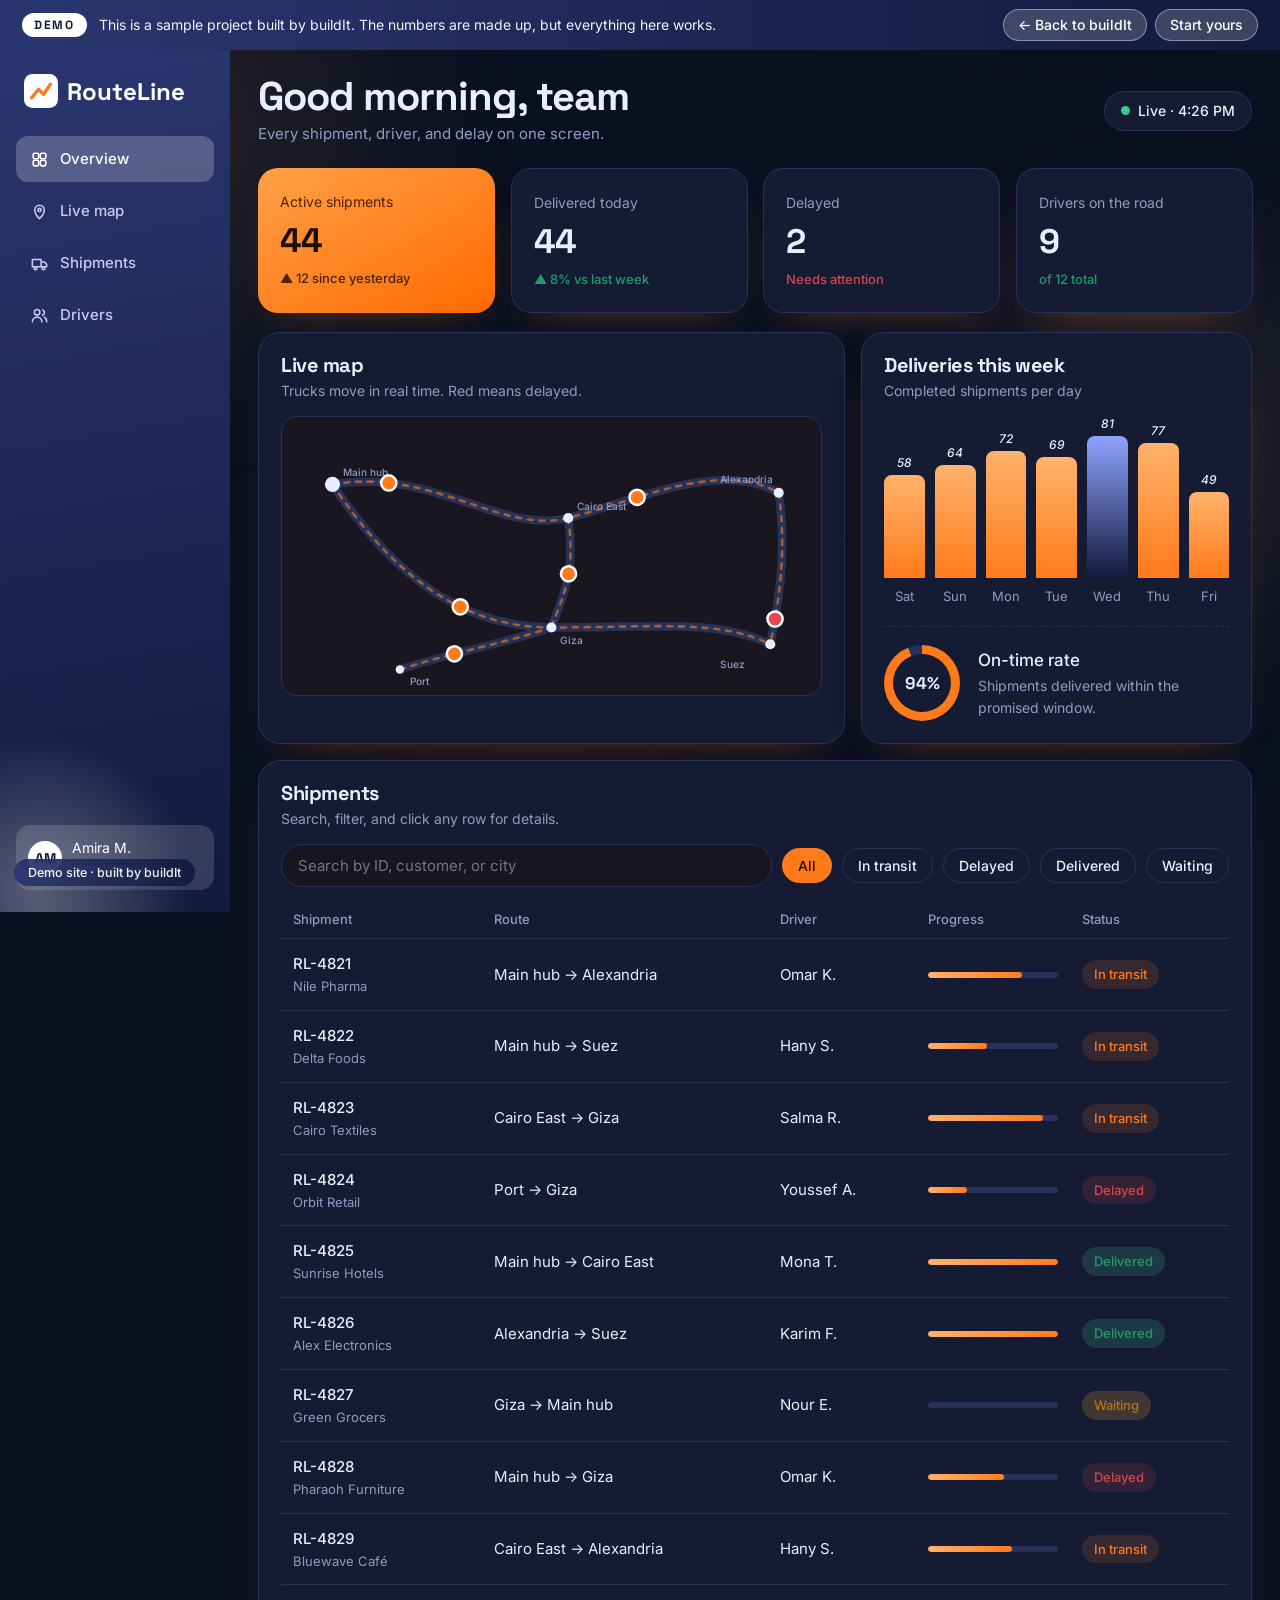
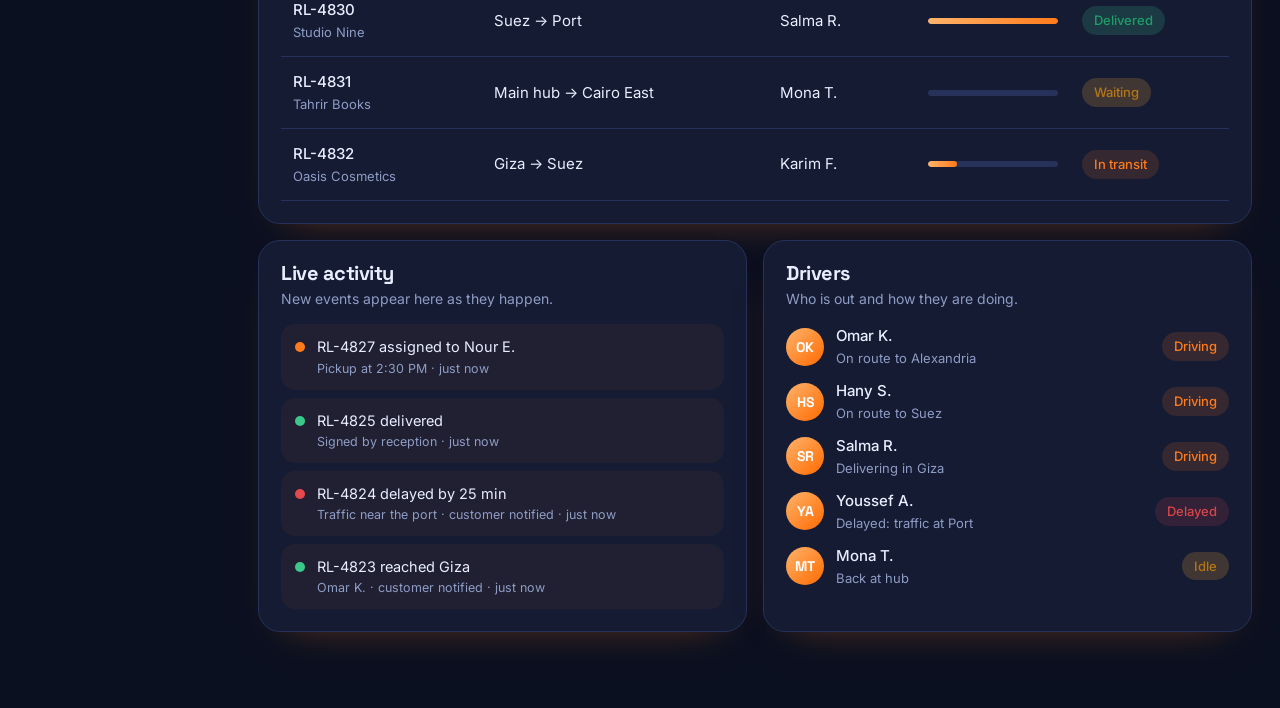
<file: logistics-dashboard.html>
<!DOCTYPE html>
<html lang="en">
<head>
<meta charset="utf-8">
<meta name="viewport" content="width=device-width, initial-scale=1, viewport-fit=cover">
<title>RouteLine – every shipment on one screen</title>
<meta name="description" content="Sample project by buildIt: a logistics dashboard with live shipments, drivers, and delay alerts.">
<meta name="theme-color" content="#ff7a1a">
<link rel="icon" href="data:image/svg+xml,%3Csvg xmlns='http://www.w3.org/2000/svg' viewBox='0 0 40 40'%3E%3Crect width='40' height='40' rx='10' fill='%23ff7a1a'/%3E%3Cpath d='M9 28l8-10 6 6 8-12' stroke='white' stroke-width='4' fill='none' stroke-linecap='round' stroke-linejoin='round'/%3E%3C/svg%3E">
<link rel="preconnect" href="https://fonts.googleapis.com">
<link href="https://fonts.googleapis.com/css2?family=Space+Grotesk:wght@500;700&family=Inter:wght@400;500&display=swap" rel="stylesheet">
<link rel="stylesheet" href="demo.css">
<style>
/* THEME: this demo's own colors and fonts */
:root{--rgb:255,122,26;--bg:#0b1020;--surface:#141b33;--ink:#e9eeff;--muted:#8f9cc4;--line:#26325a;--blue:#ff7a1a;--onblue:#1b0e00;--sun:#ffc38a;--dark:#151d42;--b1:#ffb36b;--b2:#ff6a00;--bd1:#2a3670;--bd2:#121a3d;--fh:"Space Grotesk",system-ui,sans-serif;--fb:"Inter",system-ui,sans-serif;color-scheme:dark}
.aurora i{opacity:.17}
.kpi:nth-child(1){background:linear-gradient(150deg,#ffa047,#ff6a00)!important;color:#1b0e00!important}
.kpi:nth-child(1) small,.kpi:nth-child(1) em{color:#4a2200!important}
.side{background:linear-gradient(170deg,#1c2556,#0d1332)}
.map{background:#0e1530}
</style>
<style>
.app { display: grid; grid-template-columns: 230px 1fr; min-height: calc(100vh - 38px); }
.side { position: sticky; top: 38px; align-self: start; height: calc(100vh - 38px); padding: 22px 16px; color: #fff; display: flex; flex-direction: column; gap: 6px; background: linear-gradient(170deg, var(--bd1), var(--bd2)); overflow: hidden; }
.side::before { content: ""; position: absolute; width: 320px; height: 320px; left: -120px; bottom: -140px; border-radius: 50%; background: radial-gradient(circle, rgba(255,255,255,.3), transparent 68%); animation: drift 16s ease-in-out infinite alternate; }
@keyframes drift { to { transform: translate(60px, -40px) scale(1.25); } }
.side > * { position: relative; }
.logo { font: 800 24px var(--fh); display: flex; align-items: center; gap: 9px; margin: 2px 8px 22px; }
.logo svg { width: 34px; height: 34px; }
.side a.nv { display: flex; align-items: center; gap: 11px; padding: 11px 14px; border-radius: 12px; text-decoration: none; font-size: 15px; font-weight: 500; color: #c5cdf0; transition: background .2s, transform .2s; }
.side a.nv:hover { background: rgba(255,255,255,.14); transform: translateX(4px); }
.side a.nv.on { background: rgba(255,255,255,.22); color: #fff; }
.side a.nv svg { width: 19px; height: 19px; fill: none; stroke: currentColor; stroke-width: 2; stroke-linecap: round; stroke-linejoin: round; }
.side .me { margin-top: auto; display: flex; align-items: center; gap: 10px; padding: 12px; border-radius: 14px; background: rgba(255,255,255,.14); font-size: 14px; }
.side .me i { width: 34px; height: 34px; border-radius: 50%; background: #fff; color: var(--bd2); display: grid; place-items: center; font: 800 14px var(--fh); font-style: normal; }
.side .me small { display: block; opacity: .8; }

.main { padding: 26px 28px 60px; min-width: 0; }
.top { display: flex; justify-content: space-between; align-items: center; gap: 14px; flex-wrap: wrap; margin-bottom: 22px; }
.top h1 { font-size: clamp(28px, 3.4vw, 40px); font-weight: 800; }
.top p { margin: 4px 0 0; color: var(--muted); font-size: 15px; }
.live { display: inline-flex; align-items: center; gap: 8px; font-size: 14px; font-weight: 500; padding: 8px 16px; border-radius: 99px; background: var(--surface); border: 1.5px solid var(--line); }
.live::before { content: ""; width: 9px; height: 9px; border-radius: 50%; background: #3ac98a; box-shadow: 0 0 0 0 rgba(58,201,138,.6); animation: ping 1.8s ease-out infinite; }
@keyframes ping { to { box-shadow: 0 0 0 10px rgba(58,201,138,0); } }

.kpis { display: grid; grid-template-columns: repeat(auto-fit, minmax(190px, 1fr)); gap: 16px; margin-bottom: 18px; }
.kpi { padding: 20px 22px; border-radius: 20px; }
.kpi small { color: var(--muted); font-size: 14px; }
.kpi strong { display: block; font: 800 34px var(--fh); letter-spacing: -.03em; margin: 4px 0 2px; }
.kpi em { font-style: normal; font-size: 13px; font-weight: 500; color: #1f9d68; }
.kpi em.bad { color: #d6454a; }
.kpi:nth-child(1) { background: linear-gradient(150deg, var(--bd1), var(--bd2)); color: #fff; border: 0; }
.kpi:nth-child(1) small { color: #c5cdf0; } .kpi:nth-child(1) em { color: #d6ffe9; }

.row { display: grid; grid-template-columns: 1.5fr 1fr; gap: 16px; margin-bottom: 16px; }
.box { background: var(--surface); border: 1.5px solid var(--line); border-radius: 22px; padding: 22px; box-shadow: 0 18px 40px -30px rgba(var(--rgb),.5); min-width: 0; }
.box h3 { font-size: 20px; margin-bottom: 4px; }
.box .sub { color: var(--muted); font-size: 14px; margin-bottom: 14px; }
.map { position: relative; border-radius: 16px; overflow: hidden; background: color-mix(in srgb, var(--blue) 6%, var(--bg)); border: 1.5px solid var(--line); }
.map svg { display: block; width: 100%; height: auto; }
.map .rd { fill: none; stroke: var(--line); stroke-width: 10; stroke-linecap: round; }
.map .rt { fill: none; stroke: var(--blue); stroke-width: 3; stroke-dasharray: 6 8; stroke-linecap: round; animation: dash 1.4s linear infinite; opacity: .6; }
@keyframes dash { to { stroke-dashoffset: -28; } }
.map .hub { fill: var(--ink); }
.map text { font: 500 12px var(--fb); fill: var(--muted); }
.truck { fill: var(--blue); stroke: #fff; stroke-width: 3; }
.truck.late { fill: #e5484d; }

.bars { display: flex; align-items: flex-end; gap: 10px; height: 190px; padding-top: 8px; }
.bars div { flex: 1; display: flex; flex-direction: column; align-items: center; justify-content: flex-end; gap: 8px; height: 100%; font-size: 13px; color: var(--muted); }
.bars i { display: block; width: 100%; border-radius: 8px 8px 0 0; height: 0; background: linear-gradient(180deg, var(--b1), var(--blue)); transition: height 1s cubic-bezier(.2,.8,.2,1); position: relative; }
.bars i b { position: absolute; top: -22px; left: 0; right: 0; text-align: center; font-size: 12px; font-weight: 500; color: var(--ink); }
.bars div.today i { background: linear-gradient(180deg, #8fa3ff, var(--bd2)); }
.on-time { display: flex; align-items: center; gap: 18px; margin-top: 20px; padding-top: 18px; border-top: 1px dashed var(--line); }
.ring { --v: 0; width: 76px; height: 76px; border-radius: 50%; flex: none; display: grid; place-items: center; background: conic-gradient(var(--blue) calc(var(--v) * 1%), var(--line) 0); transition: --v 1s; }
.ring span { width: 58px; height: 58px; border-radius: 50%; display: grid; place-items: center; background: var(--surface); font: 800 17px var(--fh); }

.tools { display: flex; gap: 10px; flex-wrap: wrap; align-items: center; margin-bottom: 14px; }
.tools input { flex: 1; min-width: 180px; padding: 11px 16px; font: 400 15px var(--fb); color: var(--ink); border-radius: 99px; border: 1.5px solid var(--line); background: color-mix(in srgb, var(--blue) 5%, var(--bg)); }
.tools input:focus { outline: 0; border-color: var(--blue); box-shadow: 0 0 0 4px color-mix(in srgb, var(--blue) 18%, transparent); }
.pill { font: 500 14px var(--fb); color: var(--ink); cursor: pointer; padding: 8px 15px; border-radius: 99px; border: 1.5px solid var(--line); background: var(--surface); transition: transform .15s, border-color .2s; }
.pill:hover { transform: translateY(-2px); border-color: var(--blue); }
.pill[aria-pressed="true"] { background: var(--blue); border-color: var(--blue); color: var(--onblue); }
.tw { overflow-x: auto; }
table { width: 100%; border-collapse: collapse; font-size: 15px; min-width: 620px; }
th { text-align: left; font-weight: 500; font-size: 13px; color: var(--muted); padding: 8px 12px; border-bottom: 1.5px solid var(--line); }
td { padding: 13px 12px; border-bottom: 1px solid var(--line); }
tbody tr { cursor: pointer; transition: background .2s; animation: rowin .45s ease both; }
tbody tr:hover, tbody tr.sel { background: color-mix(in srgb, var(--blue) 7%, var(--surface)); }
@keyframes rowin { from { opacity: 0; transform: translateY(8px); } }
td b { font-weight: 500; }
td small { display: block; color: var(--muted); font-size: 13px; }
.st { display: inline-block; font-size: 13px; font-weight: 500; padding: 4px 12px; border-radius: 99px; }
.st.transit { background: color-mix(in srgb, var(--blue) 14%, var(--surface)); color: var(--blue); }
.st.done { background: color-mix(in srgb, #3ac98a 18%, var(--surface)); color: #1f9d68; }
.st.late { background: color-mix(in srgb, #e5484d 15%, var(--surface)); color: #d6454a; }
.st.wait { background: color-mix(in srgb, #f2a93b 20%, var(--surface)); color: #b57614; }
.prog { height: 6px; border-radius: 6px; background: var(--line); overflow: hidden; min-width: 80px; }
.prog i { display: block; height: 100%; border-radius: 6px; background: linear-gradient(90deg, var(--b1), var(--blue)); }
.none { text-align: center; color: var(--muted); padding: 26px; }

.detail { margin-top: 14px; border-radius: 18px; padding: 20px; background: color-mix(in srgb, var(--blue) 6%, var(--surface)); border: 1.5px solid color-mix(in srgb, var(--blue) 30%, var(--line)); animation: pop .35s cubic-bezier(.3,1.4,.5,1); }
.detail h4 { margin: 0 0 12px; font: 800 20px var(--fh); letter-spacing: -.02em; }
.track { display: flex; gap: 0; margin: 6px 0 4px; }
.track div { flex: 1; text-align: center; font-size: 13px; color: var(--muted); position: relative; padding-top: 24px; }
.track div::before { content: ""; position: absolute; top: 6px; left: 50%; width: 14px; height: 14px; margin-left: -7px; border-radius: 50%; background: var(--line); z-index: 1; }
.track div::after { content: ""; position: absolute; top: 12px; left: -50%; width: 100%; height: 3px; background: var(--line); }
.track div:first-child::after { display: none; }
.track div.on { color: var(--ink); font-weight: 500; }
.track div.on::before, .track div.on::after { background: var(--blue); }

.feed { list-style: none; padding: 0; margin: 0; display: grid; gap: 8px; max-height: 330px; overflow: hidden; }
.feed li { display: flex; gap: 12px; padding: 11px 14px; border-radius: 14px; font-size: 14.5px; background: color-mix(in srgb, var(--blue) 5%, var(--surface)); animation: pop .4s cubic-bezier(.3,1.4,.5,1); }
.feed li i { flex: none; width: 10px; height: 10px; border-radius: 50%; margin-top: 7px; background: var(--blue); }
.feed li.warn i { background: #e5484d; } .feed li.ok i { background: #3ac98a; }
.feed li small { display: block; color: var(--muted); font-size: 12.5px; }
.drivers { display: grid; gap: 10px; }
.drv { display: flex; align-items: center; gap: 12px; }
.drv i { width: 38px; height: 38px; border-radius: 50%; display: grid; place-items: center; font: 800 14px var(--fh); font-style: normal; color: #fff; background: linear-gradient(135deg, var(--b1), var(--b2)); }
.drv div { flex: 1; font-size: 15px; font-weight: 500; }
.drv small { display: block; color: var(--muted); font-weight: 400; font-size: 13px; }

@media (max-width: 960px) {
  .app { grid-template-columns: 1fr; }
  .side { position: static; height: auto; flex-direction: row; flex-wrap: wrap; align-items: center; padding: 12px 14px; }
  .side::before, .side .me { display: none; }
  .logo { margin: 0 12px 0 0; }
  .side a.nv { padding: 8px 12px; } .side a.nv:hover { transform: none; }
  .row { grid-template-columns: 1fr; }
  .main { padding: 22px 16px 60px; }
}
</style>
</head>
<body>
<div class="demo-bar"><span>This is a sample project built by buildIt. The numbers are made up, but everything here works.</span><div class="r"><a href="../index.html#work">← Back to buildIt</a><a href="../index.html#contact">Start yours</a></div></div>

<div class="app">
  <aside class="side">
    <div class="logo"><svg viewBox="0 0 40 40" aria-hidden="true"><rect width="40" height="40" rx="10" fill="#fff"/><path d="M9 28l8-10 6 6 8-12" stroke="#ff7a1a" stroke-width="4" fill="none" stroke-linecap="round" stroke-linejoin="round"/></svg>RouteLine</div>
    <a class="nv on" href="#top"><svg viewBox="0 0 24 24"><rect x="4" y="4" width="7" height="7" rx="2"/><rect x="13" y="4" width="7" height="7" rx="2"/><rect x="4" y="13" width="7" height="7" rx="2"/><rect x="13" y="13" width="7" height="7" rx="2"/></svg>Overview</a>
    <a class="nv" href="#map"><svg viewBox="0 0 24 24"><path d="M12 21s-6-5.500-6-11a6 6 0 0 1 12 0c0 5.500-6 11-6 11z"/><circle cx="12" cy="10" r="2"/></svg>Live map</a>
    <a class="nv" href="#ship"><svg viewBox="0 0 24 24"><path d="M3 7h11v9H3zM14 10h4l3 3v3h-7z"/><circle cx="7" cy="18" r="1.800"/><circle cx="17" cy="18" r="1.800"/></svg>Shipments</a>
    <a class="nv" href="#team"><svg viewBox="0 0 24 24"><circle cx="9" cy="8" r="3.500"/><path d="M3 20a6 6 0 0 1 12 0M16 5a3.500 3.500 0 0 1 0 6.500M18 14a6 6 0 0 1 3 6"/></svg>Drivers</a>
    <div class="me"><i>AM</i><div>Amira M.<small>Dispatch lead</small></div></div>
  </aside>

  <main class="main" id="top">
    <div class="top enter">
      <div><h1>Good morning, team</h1><p>Every shipment, driver, and delay on one screen.</p></div>
      <span class="live" id="clock">Live</span>
    </div>

    <div class="kpis">
      <div class="card kpi" data-rv><small>Active shipments</small><strong id="k-active" data-count="0">0</strong><em>▲ 12 since yesterday</em></div>
      <div class="card kpi" data-rv><small>Delivered today</small><strong id="k-done">0</strong><em>▲ 8% vs last week</em></div>
      <div class="card kpi" data-rv><small>Delayed</small><strong id="k-late">0</strong><em class="bad" id="k-late-n">Needs attention</em></div>
      <div class="card kpi" data-rv><small>Drivers on the road</small><strong id="k-drv">0</strong><em>of 12 total</em></div>
    </div>

    <div class="row" id="map">
      <div class="box" data-rv>
        <h3>Live map</h3><div class="sub">Trucks move in real time. Red means delayed.</div>
        <div class="map">
          <svg viewBox="0 0 640 330" role="img" aria-label="Map with moving delivery trucks">
            <path class="rd" d="M60 80 C180 60 260 140 340 120 S520 50 590 90"/>
            <path class="rd" d="M60 80 C120 170 200 250 320 250 S520 240 580 270"/>
            <path class="rd" d="M340 120 C350 190 330 220 320 250"/>
            <path class="rd" d="M590 90 C600 160 590 220 580 270"/>
            <path class="rd" d="M140 300 C200 280 260 270 320 250"/>
            <path class="rt" id="r1" d="M60 80 C180 60 260 140 340 120 S520 50 590 90"/>
            <path class="rt" id="r2" d="M60 80 C120 170 200 250 320 250 S520 240 580 270"/>
            <path class="rt" id="r3" d="M340 120 C350 190 330 220 320 250"/>
            <path class="rt" id="r4" d="M590 90 C600 160 590 220 580 270"/>
            <path class="rt" id="r5" d="M140 300 C200 280 260 270 320 250"/>
            <circle class="hub" cx="60" cy="80" r="9"/><text x="72" y="70">Main hub</text>
            <circle class="hub" cx="340" cy="120" r="6"/><text x="350" y="110">Cairo East</text>
            <circle class="hub" cx="590" cy="90" r="6"/><text x="520" y="78">Alexandria</text>
            <circle class="hub" cx="320" cy="250" r="6"/><text x="330" y="270">Giza</text>
            <circle class="hub" cx="580" cy="270" r="6"/><text x="520" y="298">Suez</text>
            <circle class="hub" cx="140" cy="300" r="5"/><text x="152" y="318">Port</text>
            <g id="trucks"></g>
          </svg>
        </div>
      </div>
      <div class="box" data-rv>
        <h3>Deliveries this week</h3><div class="sub">Completed shipments per day</div>
        <div class="bars" id="bars"></div>
        <div class="on-time"><div class="ring" id="ring"><span id="ringv">0%</span></div><div><b style="font-weight:500">On-time rate</b><div class="sub" style="margin:0">Shipments delivered within the promised window.</div></div></div>
      </div>
    </div>

    <div class="box" id="ship" data-rv style="margin-bottom:16px">
      <h3>Shipments</h3><div class="sub">Search, filter, and click any row for details.</div>
      <div class="tools">
        <input id="q" type="search" placeholder="Search by ID, customer, or city" aria-label="Search shipments">
        <button class="pill" data-f="all" aria-pressed="true">All</button>
        <button class="pill" data-f="transit" aria-pressed="false">In transit</button>
        <button class="pill" data-f="late" aria-pressed="false">Delayed</button>
        <button class="pill" data-f="done" aria-pressed="false">Delivered</button>
        <button class="pill" data-f="wait" aria-pressed="false">Waiting</button>
      </div>
      <div class="tw"><table><thead><tr><th>Shipment</th><th>Route</th><th>Driver</th><th>Progress</th><th>Status</th></tr></thead><tbody id="tb"></tbody></table></div>
      <div id="detail"></div>
    </div>

    <div class="row" id="team" style="grid-template-columns:1fr 1fr">
      <div class="box" data-rv><h3>Live activity</h3><div class="sub">New events appear here as they happen.</div><ul class="feed" id="feed"></ul></div>
      <div class="box" data-rv><h3>Drivers</h3><div class="sub">Who is out and how they are doing.</div><div class="drivers" id="drv"></div></div>
    </div>
  </main>
</div>

<script src="demo.js"></script>
<script>
(function () {
  'use strict';
  const $ = id => document.getElementById(id);
  const label = { transit: 'In transit', late: 'Delayed', done: 'Delivered', wait: 'Waiting' };
  const ship = [
    { id: 'RL-4821', c: 'Nile Pharma', a: 'Main hub', b: 'Alexandria', d: 'Omar K.', p: 72, s: 'transit' },
    { id: 'RL-4822', c: 'Delta Foods', a: 'Main hub', b: 'Suez', d: 'Hany S.', p: 45, s: 'transit' },
    { id: 'RL-4823', c: 'Cairo Textiles', a: 'Cairo East', b: 'Giza', d: 'Salma R.', p: 88, s: 'transit' },
    { id: 'RL-4824', c: 'Orbit Retail', a: 'Port', b: 'Giza', d: 'Youssef A.', p: 30, s: 'late' },
    { id: 'RL-4825', c: 'Sunrise Hotels', a: 'Main hub', b: 'Cairo East', d: 'Mona T.', p: 100, s: 'done' },
    { id: 'RL-4826', c: 'Alex Electronics', a: 'Alexandria', b: 'Suez', d: 'Karim F.', p: 100, s: 'done' },
    { id: 'RL-4827', c: 'Green Grocers', a: 'Giza', b: 'Main hub', d: 'Nour E.', p: 0, s: 'wait' },
    { id: 'RL-4828', c: 'Pharaoh Furniture', a: 'Main hub', b: 'Giza', d: 'Omar K.', p: 58, s: 'late' },
    { id: 'RL-4829', c: 'Bluewave Café', a: 'Cairo East', b: 'Alexandria', d: 'Hany S.', p: 64, s: 'transit' },
    { id: 'RL-4830', c: 'Studio Nine', a: 'Suez', b: 'Port', d: 'Salma R.', p: 100, s: 'done' },
    { id: 'RL-4831', c: 'Tahrir Books', a: 'Main hub', b: 'Cairo East', d: 'Mona T.', p: 0, s: 'wait' },
    { id: 'RL-4832', c: 'Oasis Cosmetics', a: 'Giza', b: 'Suez', d: 'Karim F.', p: 22, s: 'transit' }
  ];
  const drivers = [['Omar K.', 'OK', 'On route to Alexandria'], ['Hany S.', 'HS', 'On route to Suez'], ['Salma R.', 'SR', 'Delivering in Giza'], ['Youssef A.', 'YA', 'Delayed: traffic at Port'], ['Mona T.', 'MT', 'Back at hub']];

  // ----- map trucks: follow the route paths using SVG animateMotion -----
  const NS = 'http://www.w3.org/2000/svg';
  [['r1', 16, 0, false], ['r2', 22, -6, false], ['r3', 10, -3, false], ['r4', 12, -8, true], ['r5', 11, -2, false], ['r1', 19, -11, false]].forEach(([r, dur, begin, late]) => {
    const c = document.createElementNS(NS, 'circle');
    c.setAttribute('r', 9); c.setAttribute('class', 'truck' + (late ? ' late' : ''));
    const m = document.createElementNS(NS, 'animateMotion');
    m.setAttribute('dur', dur + 's'); m.setAttribute('begin', begin + 's'); m.setAttribute('repeatCount', 'indefinite');
    const mp = document.createElementNS(NS, 'mpath'); mp.setAttributeNS('http://www.w3.org/1999/xlink', 'href', '#' + r); mp.setAttribute('href', '#' + r);
    m.appendChild(mp); c.appendChild(m); $('trucks').appendChild(c);
  });

  // ----- KPIs -----
  function kpis() {
    const n = s => ship.filter(x => x.s === s).length;
    $('k-active').textContent = n('transit') + n('late') + 37;
    $('k-done').textContent = n('done') + 41;
    $('k-late').textContent = n('late');
    $('k-late-n').textContent = n('late') ? 'Needs attention' : 'All on time';
    $('k-drv').textContent = 9;
  }

  // ----- weekly bars + ring -----
  const week = [['Sat', 58], ['Sun', 64], ['Mon', 72], ['Tue', 69], ['Wed', 81], ['Thu', 77], ['Fri', 49]];
  const max = Math.max(...week.map(w => w[1]));
  week.forEach((w, i) => {
    const d = document.createElement('div'); if (i === 4) d.className = 'today';
    d.innerHTML = '<i data-h="' + Math.round(w[1] / max * 100) + '"><b>' + w[1] + '</b></i>' + w[0];
    $('bars').appendChild(d);
  });
  requestAnimationFrame(() => setTimeout(() => {
    document.querySelectorAll('.bars i').forEach(i => { i.style.height = (i.dataset.h * 0.78) + '%'; });
    let v = 0; const t = setInterval(() => { v += 2; $('ring').style.setProperty('--v', v); $('ringv').textContent = v + '%'; if (v >= 94) clearInterval(t); }, 20);
  }, 400));

  // ----- shipments table -----
  let filter = 'all', query = '', selected = null;
  function drawTable() {
    const rows = ship.filter(s => (filter === 'all' || s.s === filter) && (s.id + s.c + s.a + s.b + s.d).toLowerCase().includes(query));
    const tb = $('tb'); tb.innerHTML = '';
    if (!rows.length) { tb.innerHTML = '<tr><td colspan="5" class="none">No shipments match.</td></tr>'; return; }
    rows.forEach((s, i) => {
      const tr = document.createElement('tr'); tr.style.animationDelay = i * 0.04 + 's'; if (selected === s.id) tr.className = 'sel';
      tr.innerHTML = '<td><b>' + s.id + '</b><small>' + s.c + '</small></td><td>' + s.a + ' → ' + s.b + '</td><td>' + s.d + '</td><td><div class="prog"><i style="width:' + s.p + '%"></i></div></td><td><span class="st ' + s.s + '">' + label[s.s] + '</span></td>';
      tr.onclick = () => { selected = selected === s.id ? null : s.id; drawTable(); drawDetail(); };
      tb.appendChild(tr);
    });
  }
  function drawDetail() {
    const box = $('detail'); box.innerHTML = '';
    const s = ship.find(x => x.id === selected); if (!s) return;
    const stage = s.s === 'done' ? 4 : s.s === 'wait' ? 1 : s.p > 60 ? 3 : 2;
    const names = ['Order placed', 'Picked up', 'On the road', 'Delivered'];
    const d = document.createElement('div'); d.className = 'detail';
    d.innerHTML = '<h4>' + s.id + ' · ' + s.c + '</h4><div class="track">' + names.map((n, i) => '<div class="' + (i < stage ? 'on' : '') + '">' + n + '</div>').join('') + '</div>' +
      '<p style="margin:14px 0 0;color:var(--muted);font-size:15px">' + s.a + ' → ' + s.b + ' · Driver ' + s.d + ' · ' + s.p + '% of the route done' + (s.s === 'late' ? ' · <b style="color:#d6454a;font-weight:500">Delayed, customer has been notified</b>' : '') + '</p>';
    box.appendChild(d);
  }
  $('q').oninput = e => { query = e.target.value.trim().toLowerCase(); drawTable(); };
  document.querySelectorAll('.pill').forEach(p => p.onclick = () => {
    filter = p.dataset.f; document.querySelectorAll('.pill').forEach(o => o.setAttribute('aria-pressed', o === p)); drawTable();
  });

  // ----- drivers -----
  drivers.forEach(d => {
    const e = document.createElement('div'); e.className = 'drv';
    e.innerHTML = '<i>' + d[1] + '</i><div>' + d[0] + '<small>' + d[2] + '</small></div><span class="st ' + (d[2].startsWith('Delayed') ? 'late' : d[2].startsWith('Back') ? 'wait' : 'transit') + '">' + (d[2].startsWith('Delayed') ? 'Delayed' : d[2].startsWith('Back') ? 'Idle' : 'Driving') + '</span>';
    $('drv').appendChild(e);
  });

  // ----- live activity feed -----
  const events = [
    ['ok', 'RL-4823 reached Giza', 'Omar K. · customer notified'], ['warn', 'RL-4824 delayed by 25 min', 'Traffic near the port · customer notified'],
    ['ok', 'RL-4825 delivered', 'Signed by reception'], ['', 'RL-4827 assigned to Nour E.', 'Pickup at 2:30 PM'],
    ['ok', 'RL-4830 delivered', 'Photo proof saved'], ['', 'New order RL-4833 received', 'Auto-assigned to the nearest driver'],
    ['warn', 'RL-4828 running late', 'Reroute suggested, dispatcher alerted'], ['ok', 'Invoice for RL-4826 sent', 'Sent automatically']
  ];
  let ei = 0;
  function pushEvent() {
    const e = events[ei++ % events.length], li = document.createElement('li');
    if (e[0]) li.className = e[0];
    li.innerHTML = '<i></i><div>' + e[1] + '<small>' + e[2] + ' · just now</small></div>';
    const f = $('feed'); f.insertBefore(li, f.firstChild);
    while (f.children.length > 5) f.removeChild(f.lastChild);
  }
  for (let i = 0; i < 4; i++) pushEvent();
  setInterval(pushEvent, 4500);

  // ----- small live changes: progress creeps forward, clock ticks -----
  setInterval(() => {
    ship.forEach(s => { if (s.s === 'transit' || s.s === 'late') { s.p = Math.min(100, s.p + 1); if (s.p === 100) s.s = 'done'; } });
    kpis(); drawTable(); drawDetail();
  }, 6000);
  const tick = () => { $('clock').textContent = 'Live · ' + new Date().toLocaleTimeString('en-US', { hour: 'numeric', minute: '2-digit' }); };
  tick(); setInterval(tick, 15000);

  kpis(); drawTable();
  document.querySelectorAll('.kpi strong').forEach(el => { const to = +el.textContent; el.dataset.count = to; el.textContent = '0'; });
})();
</script>
</body>
</html>
</file>
<file: demo.css>
/* =====================================================================
   buildIt sample projects: shared styles
   Same look as the main buildIt site. Each demo page adds its own styles.
   ===================================================================== */
:root {
  --rgb: 79,108,255;
  --bg: #fff; --surface: #fff; --ink: #16266b; --muted: #5a6a94; --line: #dfe5f8;
  --blue: #4f6cff; --onblue: #fff; --sun: #b9c6ff; --dark: #4663f2;
  --b1: #7f98ff; --b2: #4663f2; --bd1: #6f8aff; --bd2: #3d58ee;
  --fh: "Bricolage Grotesque", "IBM Plex Sans", system-ui, sans-serif;
  --fb: "IBM Plex Sans", system-ui, sans-serif;
  color-scheme: light;
}
* { box-sizing: border-box; }
html { scroll-behavior: smooth; }
body { margin: 0; color: var(--ink); background: var(--bg); overflow-x: hidden; font: 400 17px/1.6 var(--fb); }
h1, h2, h3 { font-family: var(--fh); line-height: 1.05; margin: 0; letter-spacing: -.025em; }
h2 { font-size: clamp(32px, 4.4vw, 52px); font-weight: 800; }
a { color: inherit; }
button { font-family: inherit; }
.wrap { max-width: 1120px; margin: 0 auto; padding: 0 22px; }
a:focus-visible, button:focus-visible, input:focus-visible, select:focus-visible { outline: 3px solid var(--sun); outline-offset: 2px; }
::selection { background: var(--blue); color: var(--onblue); }

/* "This is a sample" bar */
.demo-bar { position: sticky; top: 0; z-index: 100; display: flex; justify-content: space-between; align-items: center; gap: 12px; padding: 9px 22px; font-size: 14px; color: #fff; background: linear-gradient(90deg, var(--bd1), var(--bd2)); }
.demo-bar::before { content: "DEMO"; flex: none; font: 800 12px var(--fh); letter-spacing: .14em; padding: 4px 12px; border-radius: 99px; background: #fff; color: var(--bd2); }
.demo-bar span { opacity: .95; flex: 1; }
body::after { content: "Demo site · built by buildIt"; position: fixed; left: 14px; bottom: 14px; z-index: 90; pointer-events: none; font: 500 12.5px var(--fb); padding: 6px 14px; border-radius: 99px; color: #fff; background: linear-gradient(90deg, var(--bd1), var(--bd2)); box-shadow: 0 10px 24px -12px rgba(10,20,80,.7); opacity: .92; }
.demo-bar a { text-decoration: none; font-weight: 500; background: rgba(255,255,255,.18); border: 1px solid rgba(255,255,255,.4); padding: 4px 14px; border-radius: 99px; white-space: nowrap; transition: background .2s; }
.demo-bar a:hover { background: rgba(255,255,255,.3); }
.demo-bar .r { display: flex; gap: 8px; }

/* buttons */
.btn { position: relative; overflow: hidden; isolation: isolate; display: inline-block; background: var(--blue); color: var(--onblue); padding: 13px 24px; border-radius: 12px; font: 500 16px var(--fb); text-decoration: none; border: 0; cursor: pointer; transition: transform .15s, box-shadow .2s; }
.btn:hover { transform: translateY(-2px); box-shadow: 0 8px 20px -8px var(--blue); }
.btn:active { transform: scale(.97); }
.btn::after { content: ""; position: absolute; inset: 0; z-index: -1; background: linear-gradient(110deg, transparent 30%, rgba(255,255,255,.5) 50%, transparent 70%); transform: translateX(-130%); }
.btn:hover::after { transform: translateX(130%); transition: transform .75s ease; }
.btn.ghost { background: transparent; color: var(--ink); border: 1.5px solid var(--line); }
.btn.white { background: #fff; color: var(--bd2); }
.btn:disabled { opacity: .55; cursor: not-allowed; transform: none; box-shadow: none; }

/* cards, chips */
.card { background: var(--surface); border: 1.5px solid var(--line); border-radius: 22px; padding: 28px; box-shadow: 0 1px 2px rgba(20,33,61,.04), 0 18px 40px -26px rgba(var(--rgb),.45); transition: transform .2s, border-color .2s, box-shadow .2s; }
.card:hover { transform: translateY(-5px); border-color: var(--blue); box-shadow: 0 26px 50px -24px rgba(var(--rgb),.6); }
.ico { width: 54px; height: 54px; border-radius: 16px; display: grid; place-items: center; margin-bottom: 16px; color: #fff; background: linear-gradient(135deg, var(--b1), var(--b2)); box-shadow: 0 12px 22px -10px var(--b2); transition: transform .35s cubic-bezier(.3,1.6,.5,1); }
.card:hover .ico { transform: rotate(-9deg) scale(1.12); }
.ico svg { width: 26px; height: 26px; fill: none; stroke: currentColor; stroke-width: 2; stroke-linecap: round; stroke-linejoin: round; }
.hl-word { display: inline-block; background: var(--sun); color: #14213d; padding: 0 .14em; border-radius: .16em; transform: rotate(-1.5deg); }
.lead { color: var(--muted); font-size: 19px; max-width: 34em; }
.center { text-align: center; } .center .lead { margin-inline: auto; }

/* page background + progress bar */
#fx-bar { position: fixed; top: 0; left: 0; width: 100%; height: 3px; z-index: 200; transform-origin: 0 50%; transform: scaleX(var(--p, 0)); background: linear-gradient(90deg, var(--b1), var(--blue), var(--sun)); pointer-events: none; }
.aurora { position: fixed; inset: 0; z-index: -2; overflow: hidden; pointer-events: none; }
.aurora i { position: absolute; border-radius: 50%; filter: blur(70px); opacity: .45; }
.aurora i:nth-child(1) { width: 52vw; height: 52vw; left: -14vw; top: -16vw; background: radial-gradient(circle, color-mix(in srgb, var(--b1) 75%, transparent), transparent 68%); animation: d1 19s ease-in-out infinite alternate; }
.aurora i:nth-child(2) { width: 44vw; height: 44vw; right: -12vw; top: 18vh; background: radial-gradient(circle, color-mix(in srgb, var(--sun) 80%, transparent), transparent 68%); animation: d2 23s ease-in-out infinite alternate; }
.aurora i:nth-child(3) { width: 40vw; height: 40vw; left: 22vw; bottom: -20vw; background: radial-gradient(circle, color-mix(in srgb, var(--b2) 50%, transparent), transparent 68%); animation: d3 27s ease-in-out infinite alternate; }
@keyframes d1 { to { transform: translate(14vw, 12vw) scale(1.18); } }
@keyframes d2 { to { transform: translate(-16vw, 10vw) scale(.88); } }
@keyframes d3 { to { transform: translate(-10vw, -12vw) scale(1.2); } }

/* scroll reveal + hero entrance */
.rv { opacity: 0; }
.rv.in { animation: reveal .9s cubic-bezier(.2,.7,.2,1) var(--rd, 0s) both; }
@keyframes reveal { from { opacity: 0; translate: 0 40px; scale: .97; } to { opacity: 1; translate: 0 0; scale: 1; } }
.enter { animation: reveal .9s cubic-bezier(.2,.7,.2,1) var(--rd, 0s) both; }
@keyframes float { 50% { transform: translateY(-9px); } }
@keyframes pop { from { opacity: 0; transform: translateY(8px) scale(.96); } }
@keyframes shimmer { 0% { background-position: 160% 0, 0 0; } 55%, 100% { background-position: -60% 0, 0 0; } }
.shim { background: linear-gradient(105deg, transparent 35%, rgba(255,255,255,.7) 50%, transparent 65%) 160% 0 / 250% 100% no-repeat, var(--sun); animation: shimmer 3.8s ease-in-out 1.5s infinite; }

/* toast */
.toast { position: fixed; left: 50%; bottom: 26px; z-index: 300; transform: translate(-50%, 30px); opacity: 0; pointer-events: none; background: var(--ink); color: var(--bg); padding: 12px 20px; border-radius: 14px; font-size: 15px; font-weight: 500; box-shadow: 0 20px 40px -16px rgba(10,20,80,.6); transition: transform .3s cubic-bezier(.3,1.4,.5,1), opacity .25s; max-width: calc(100vw - 32px); }
.toast.show { transform: translate(-50%, 0); opacity: 1; }

@media (max-width: 600px) { .demo-bar span { display: none; } .demo-bar { justify-content: space-between; } body::after { display: none; } }
@media (prefers-reduced-motion: reduce) {
  * { animation: none !important; transition: none !important; }
  .rv { opacity: 1; }
  html { scroll-behavior: auto; }
}
</file>
